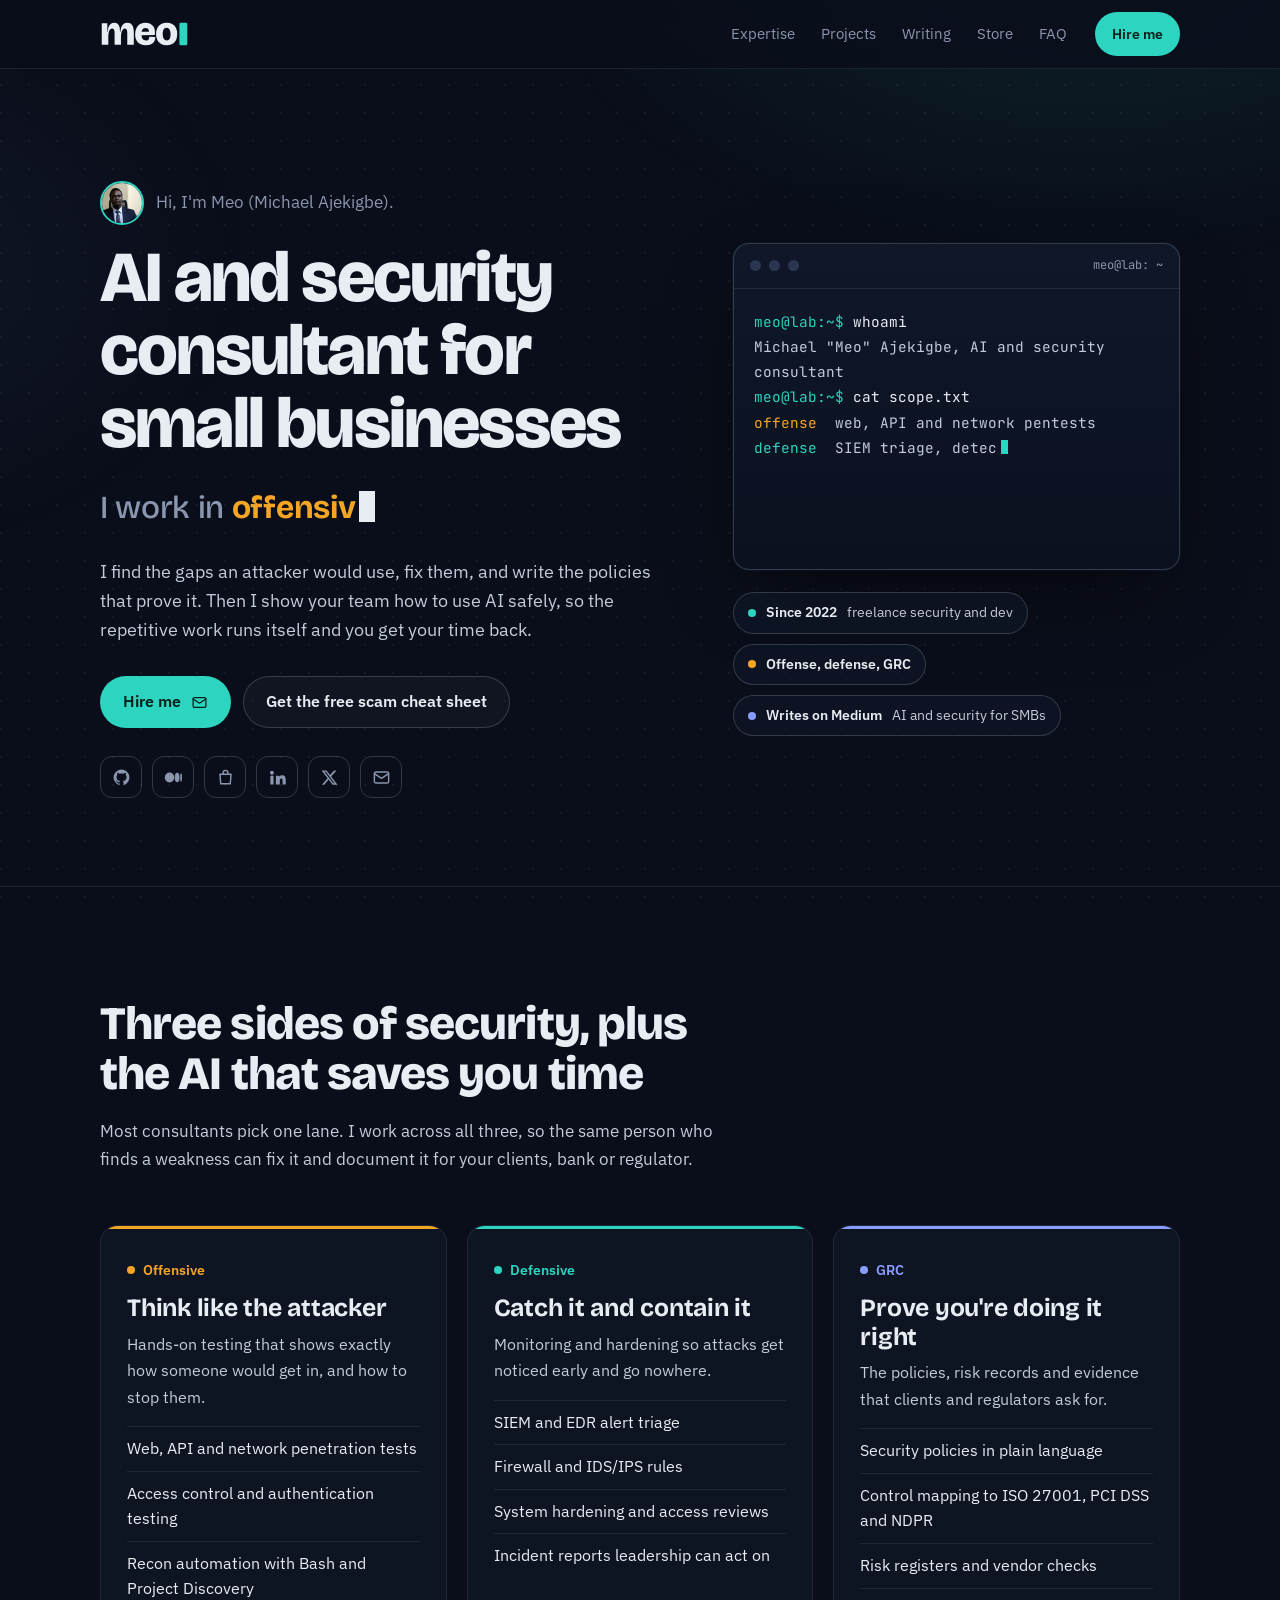
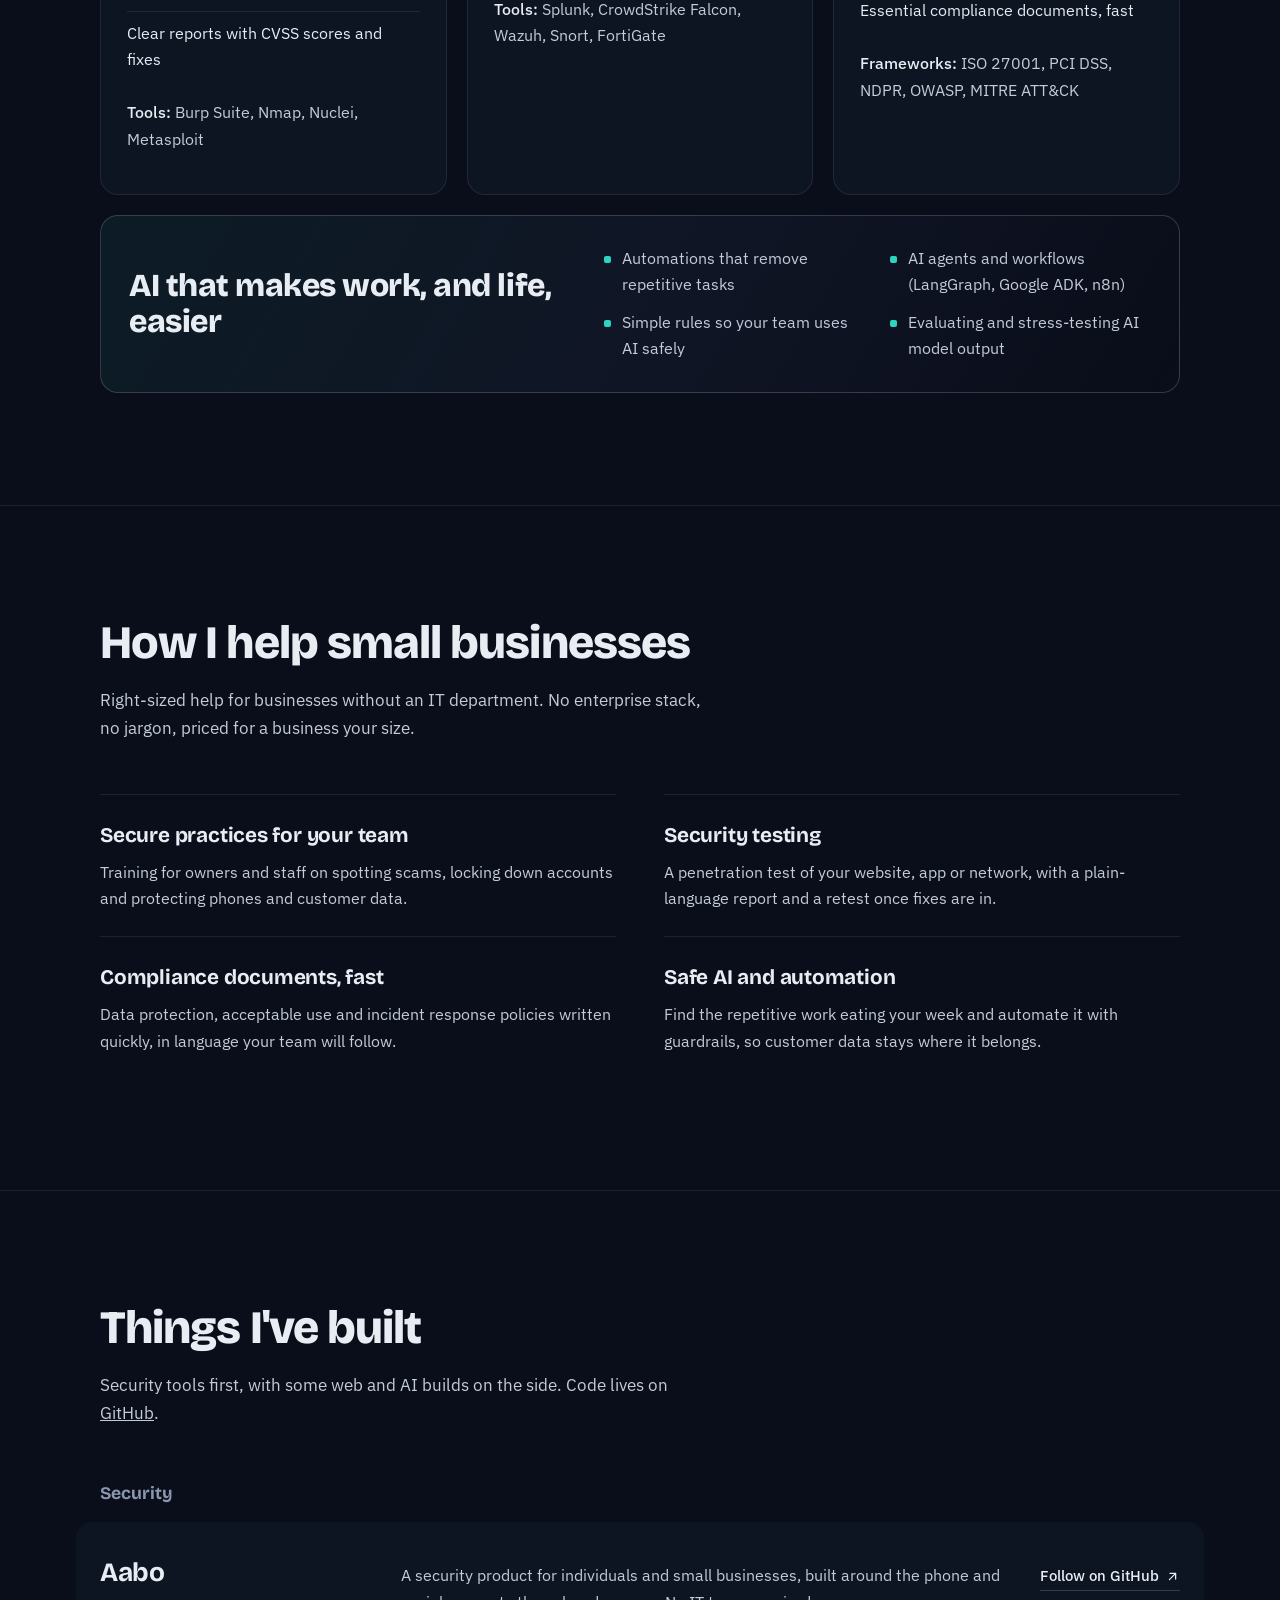
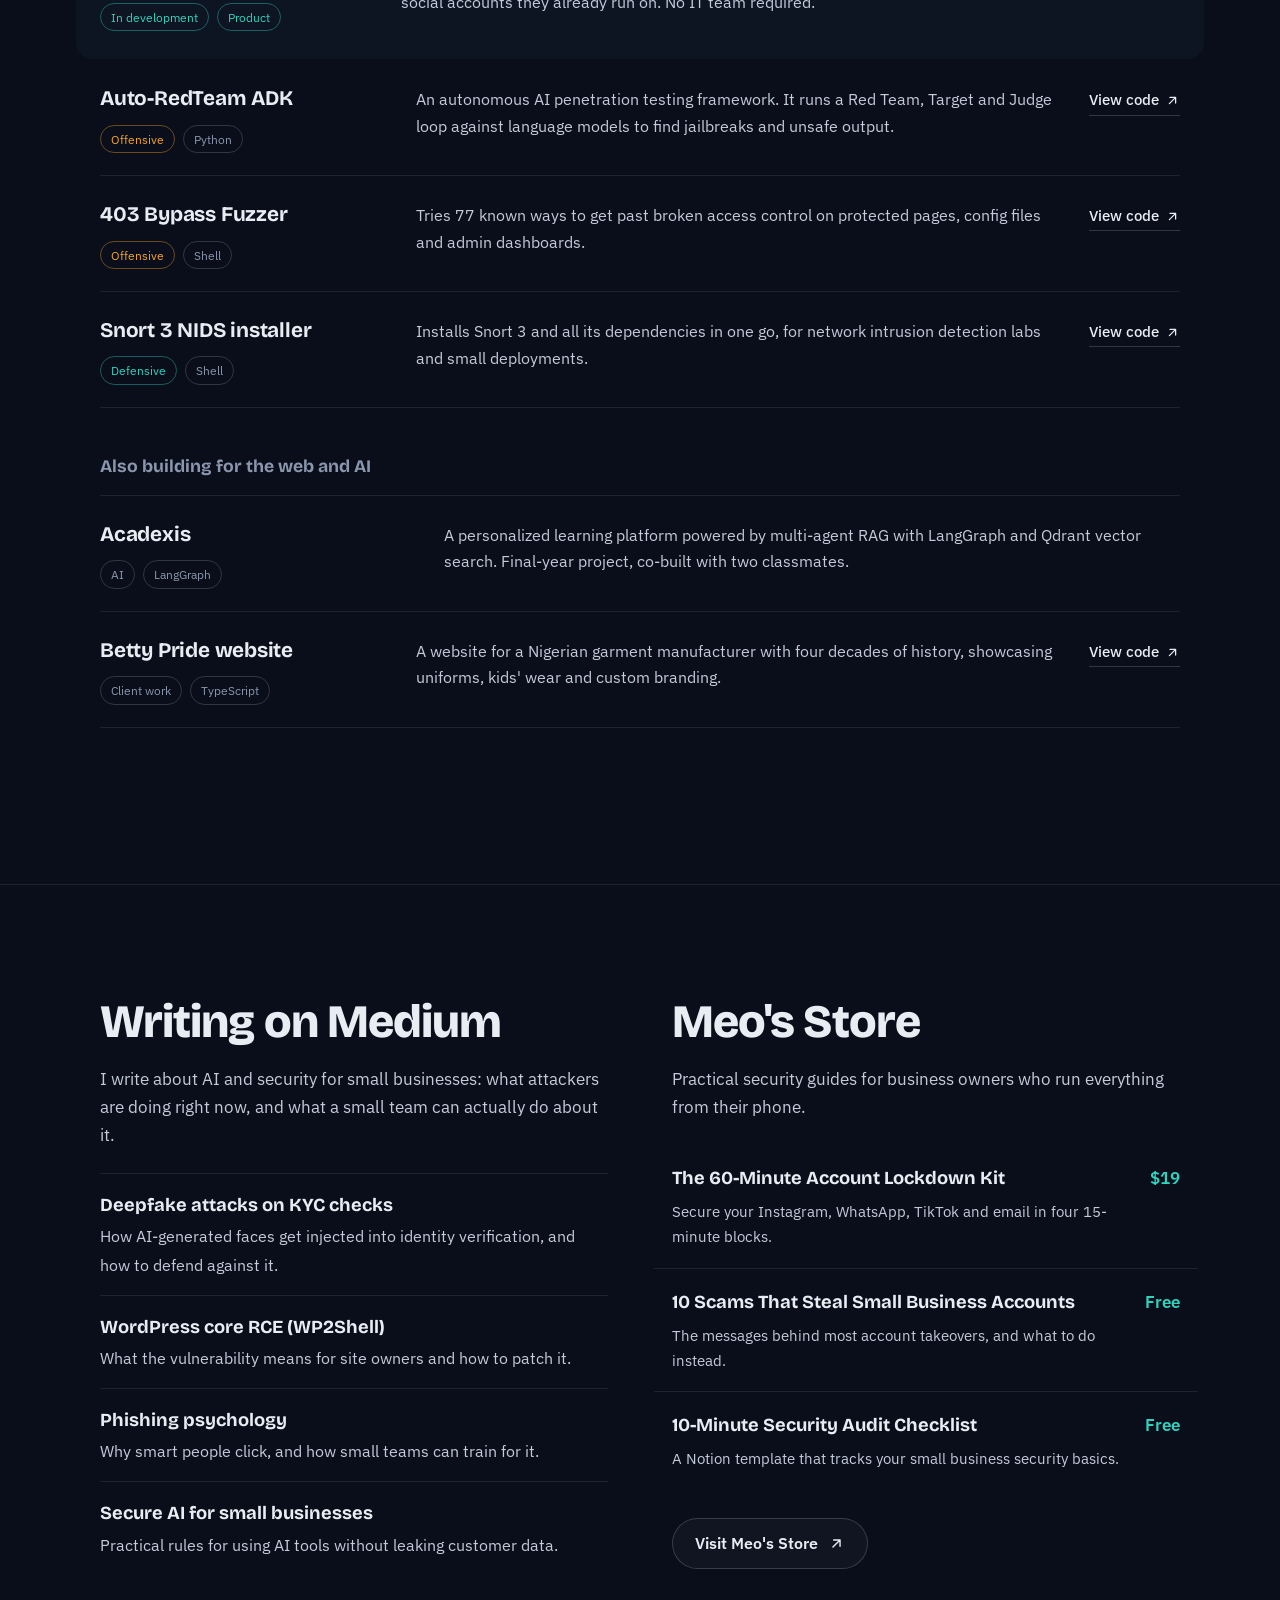
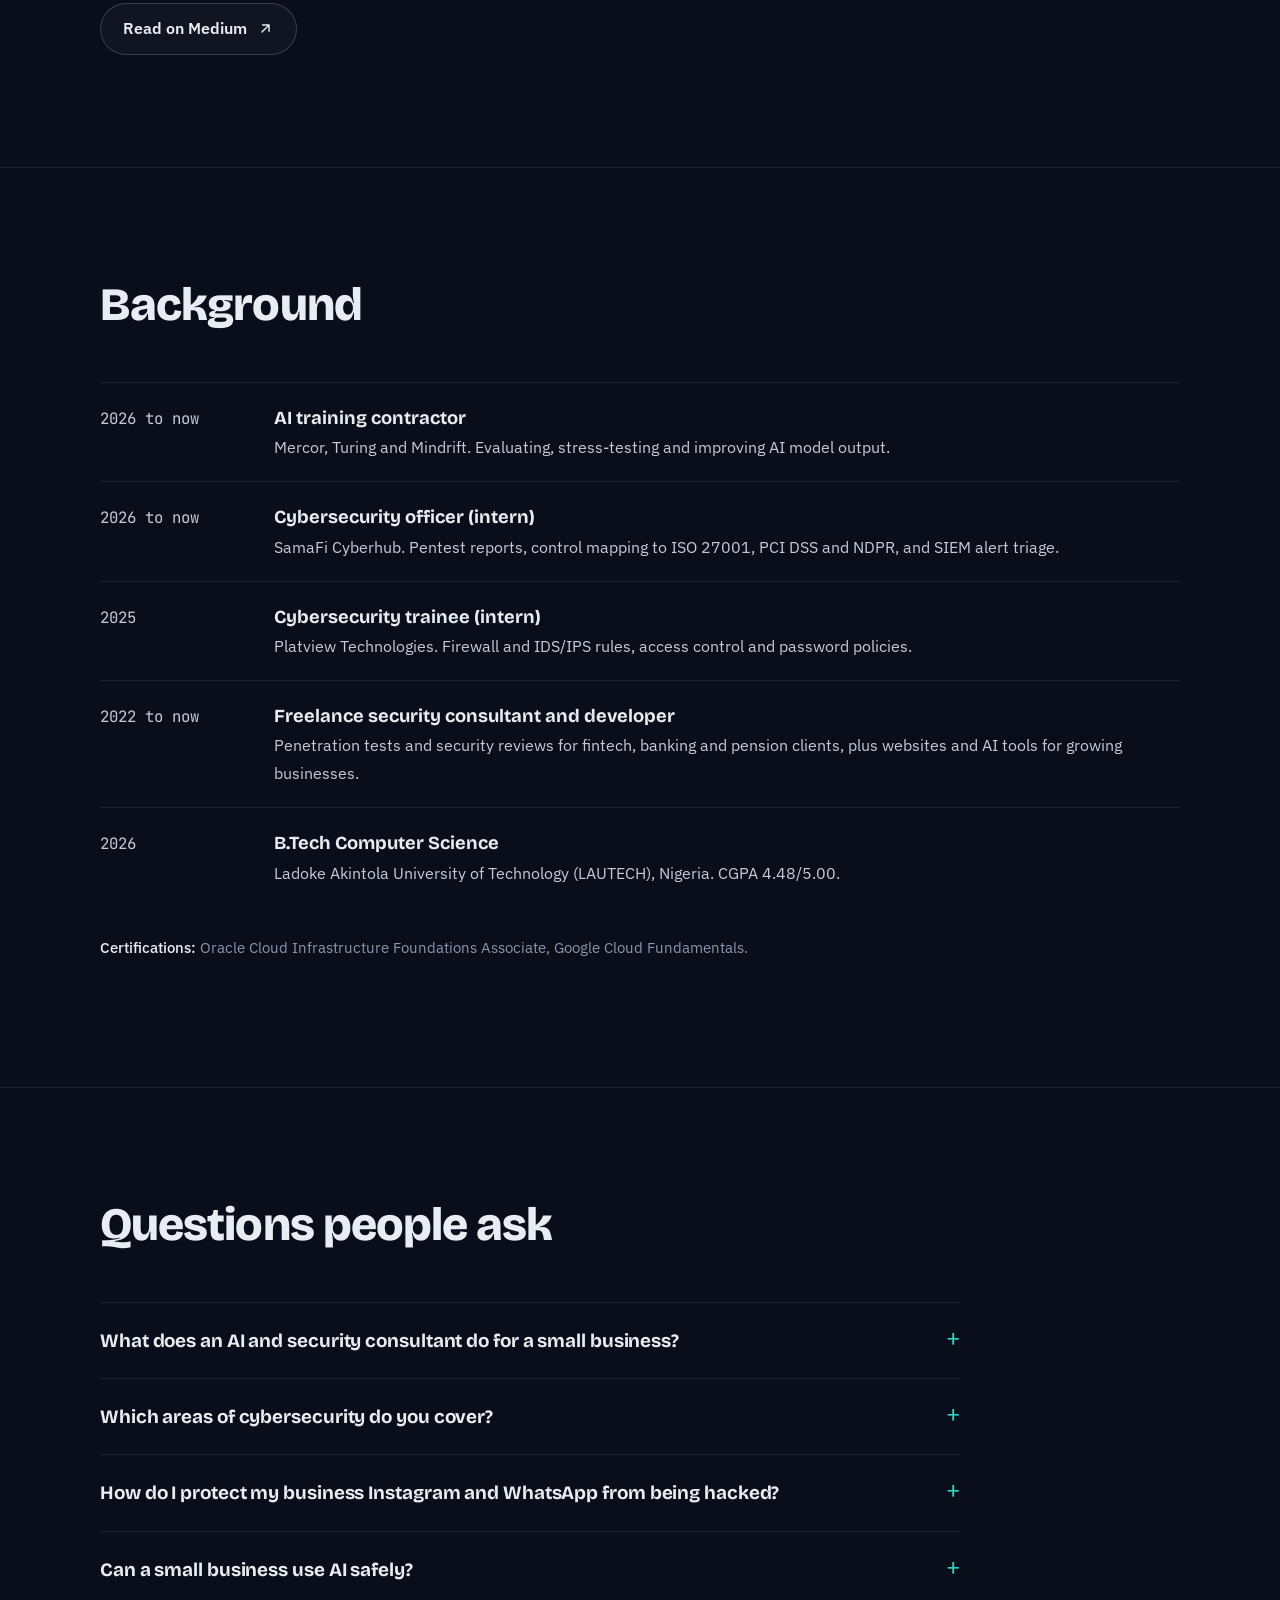
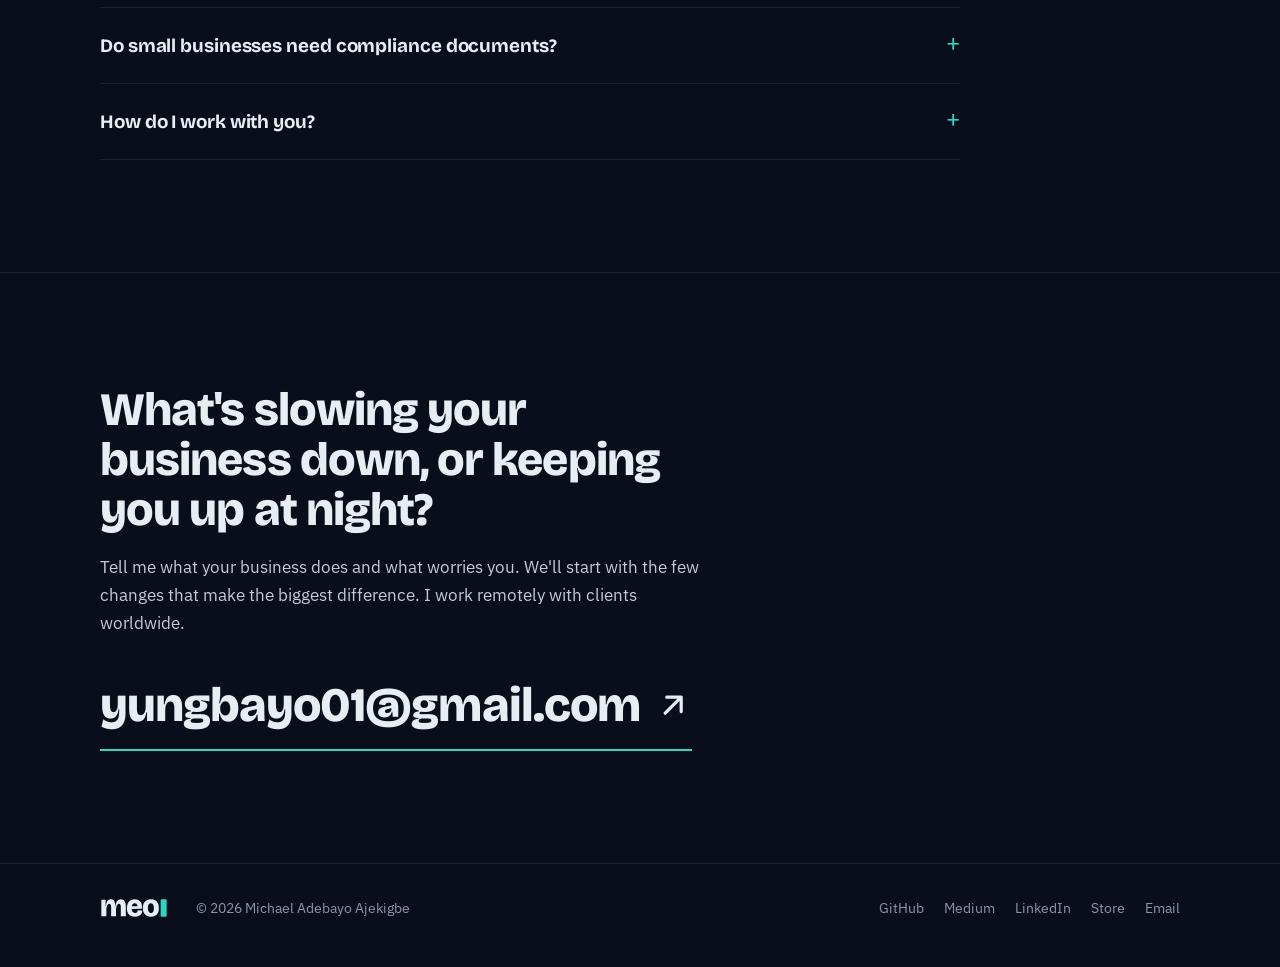
<file: index.html>
<!doctype html>
<html lang="en">
<head>
<meta charset="utf-8">
<meta name="viewport" content="width=device-width, initial-scale=1, viewport-fit=cover">
<title>Meo Ajekigbe | AI &amp; Security Consultant for Small Businesses</title>
<meta name="description" content="Meo Ajekigbe is an AI and security consultant for small businesses: penetration testing, defensive security, GRC and compliance, and safe AI automation.">
<link rel="canonical" href="https://devmeo.me/">
<meta name="robots" content="index, follow, max-image-preview:large, max-snippet:-1, max-video-preview:-1">
<meta name="author" content="Michael Adebayo Ajekigbe">
<meta name="theme-color" content="#0A0E1A">
<meta property="og:type" content="website">
<meta property="og:url" content="https://devmeo.me/">
<meta property="og:site_name" content="Meo Ajekigbe">
<meta property="og:title" content="Meo Ajekigbe | AI &amp; Security Consultant for Small Businesses">
<meta property="og:description" content="Offensive security, defensive security, GRC and safe AI, sized for small businesses.">
<meta property="og:image" content="https://devmeo.me/og-image.jpg">
<meta property="og:image:secure_url" content="https://devmeo.me/og-image.jpg">
<meta property="og:image:type" content="image/jpeg">
<meta property="og:image:width" content="1200">
<meta property="og:image:height" content="630">
<meta property="og:image:alt" content="meo: AI and security consultant for small businesses. Offensive, defensive, GRC and safe AI. devmeo.me">
<meta property="og:locale" content="en_US">
<meta name="twitter:card" content="summary_large_image">
<meta name="twitter:site" content="@AjekigbeMichael">
<meta name="twitter:creator" content="@AjekigbeMichael">
<meta name="twitter:title" content="Meo Ajekigbe | AI &amp; Security Consultant for Small Businesses">
<meta name="twitter:description" content="Offensive security, defensive security, GRC and safe AI, sized for small businesses.">
<meta name="twitter:image" content="https://devmeo.me/og-image.jpg">
<meta name="twitter:image:alt" content="meo: AI and security consultant for small businesses. Offensive, defensive, GRC and safe AI. devmeo.me">
<link rel="icon" href="/favicon.ico" sizes="48x48">
<link rel="icon" href="/favicon.svg?v=20261008" type="image/svg+xml">
<link rel="apple-touch-icon" href="/apple-touch-icon.png?v=20261008">
<link rel="manifest" href="/site.webmanifest">
<link rel="preconnect" href="https://fonts.googleapis.com">
<link rel="preconnect" href="https://fonts.gstatic.com" crossorigin>
<link href="https://fonts.googleapis.com/css2?family=Bricolage+Grotesque:opsz,wght@12..96,500;12..96,700;12..96,800&family=IBM+Plex+Sans:wght@400;500;600&family=JetBrains+Mono:wght@400;500&display=swap" rel="stylesheet">
<script type="application/ld+json">{"@context": "https://schema.org", "@graph": [{"@type": "WebSite", "@id": "https://devmeo.me/#website", "url": "https://devmeo.me/", "name": "Meo Ajekigbe", "inLanguage": "en", "publisher": {"@id": "https://devmeo.me/#person"}, "description": "AI and security consultant for small businesses: penetration testing, defensive security, GRC and compliance, and safe AI automation."}, {"@type": "ProfilePage", "@id": "https://devmeo.me/#webpage", "url": "https://devmeo.me/", "name": "Meo Ajekigbe | AI & Security Consultant for Small Businesses", "description": "Meo Ajekigbe is an AI and security consultant for small businesses: penetration testing, defensive security, GRC and compliance, and safe AI automation.", "inLanguage": "en", "isPartOf": {"@id": "https://devmeo.me/#website"}, "mainEntity": {"@id": "https://devmeo.me/#person"}, "about": {"@id": "https://devmeo.me/#person"}, "primaryImageOfPage": {"@id": "https://devmeo.me/#portrait"}, "image": "https://devmeo.me/og-image.jpg", "dateModified": "2026-10-08"}, {"@type": "Person", "@id": "https://devmeo.me/#person", "name": "Michael Adebayo Ajekigbe", "alternateName": ["Meo", "Meo Ajekigbe"], "jobTitle": "AI and Security Consultant", "url": "https://devmeo.me/", "image": {"@type": "ImageObject", "@id": "https://devmeo.me/#portrait", "url": "https://devmeo.me/portrait.jpg", "contentUrl": "https://devmeo.me/portrait.jpg", "width": 800, "height": 1000, "caption": "Michael Meo Ajekigbe"}, "email": "mailto:yungbayo01@gmail.com", "description": "AI and security consultant for small businesses, working across offensive security, defensive security and GRC, and helping teams use AI safely to automate work.", "sameAs": ["https://github.com/meosbrand", "https://medium.com/@yungbayo01", "https://www.linkedin.com/in/michael-ajekigbe", "https://x.com/AjekigbeMichael", "https://devmeo.gumroad.com"], "knowsAbout": ["Penetration testing", "Offensive security", "Defensive security", "Security monitoring", "Governance, risk and compliance", "ISO 27001", "PCI DSS", "NDPR", "AI automation", "AI safety", "Small business cybersecurity", "Social media account security"], "alumniOf": {"@type": "CollegeOrUniversity", "name": "Ladoke Akintola University of Technology"}, "hasCredential": [{"@type": "EducationalOccupationalCredential", "name": "Oracle Cloud Infrastructure Foundations Associate"}, {"@type": "EducationalOccupationalCredential", "name": "Google Cloud Fundamentals"}], "givenName": "Michael", "familyName": "Ajekigbe", "mainEntityOfPage": {"@id": "https://devmeo.me/#webpage"}}, {"@type": "ProfessionalService", "@id": "https://devmeo.me/#service", "name": "Meo Ajekigbe, AI and Security Consulting", "url": "https://devmeo.me/", "image": "https://devmeo.me/og-image.jpg", "logo": "https://devmeo.me/icon-512.png", "description": "Security testing, monitoring, compliance documents and safe AI automation for small businesses.", "founder": {"@id": "https://devmeo.me/#person"}, "areaServed": "Worldwide", "email": "yungbayo01@gmail.com", "sameAs": ["https://devmeo.gumroad.com"], "knowsAbout": ["Penetration testing", "Security awareness training", "Compliance documentation", "AI automation", "Social media account security"], "hasOfferCatalog": {"@type": "OfferCatalog", "name": "Services for small businesses", "itemListElement": [{"@type": "Offer", "itemOffered": {"@type": "Service", "name": "Secure practices training", "description": "Training for owners and staff on spotting scams, locking down accounts and protecting phones and customer data.", "provider": {"@id": "https://devmeo.me/#person"}, "areaServed": "Worldwide"}}, {"@type": "Offer", "itemOffered": {"@type": "Service", "name": "Security testing", "description": "A penetration test of your website, app or network, with a plain-language report and a retest once fixes are in.", "provider": {"@id": "https://devmeo.me/#person"}, "areaServed": "Worldwide"}}, {"@type": "Offer", "itemOffered": {"@type": "Service", "name": "Compliance documents", "description": "Data protection, acceptable use and incident response policies written quickly, in language your team will follow.", "provider": {"@id": "https://devmeo.me/#person"}, "areaServed": "Worldwide"}}, {"@type": "Offer", "itemOffered": {"@type": "Service", "name": "Safe AI and automation", "description": "Find the repetitive work eating your week and automate it with guardrails, so customer data stays where it belongs.", "provider": {"@id": "https://devmeo.me/#person"}, "areaServed": "Worldwide"}}]}}, {"@type": "FAQPage", "@id": "https://devmeo.me/#faq", "isPartOf": {"@id": "https://devmeo.me/#webpage"}, "mainEntity": [{"@type": "Question", "name": "What does an AI and security consultant do for a small business?", "acceptedAnswer": {"@type": "Answer", "text": "An AI and security consultant finds and fixes the easiest ways an attacker could get into your business, sets up simple policies and compliance documents, and shows your team how to use AI tools safely to save time. For a small business, that means the essentials that make the biggest difference, sized to your budget."}}, {"@type": "Question", "name": "Which areas of cybersecurity do you cover?", "acceptedAnswer": {"@type": "Answer", "text": "All three main areas. Offensive security (penetration testing of websites, APIs and networks), defensive security (monitoring, detection rules and hardening) and GRC (governance, risk and compliance: policies, risk registers and mapping to ISO 27001, PCI DSS and NDPR). One person can find a weakness, fix it and document it."}}, {"@type": "Question", "name": "How do I protect my business Instagram and WhatsApp from being hacked?", "acceptedAnswer": {"@type": "Answer", "text": "Secure the email and phone number behind each account first, then turn on two-factor authentication with a passkey or an authenticator app, never share a verification code with anyone, and check linked devices every month. The 60-Minute Account Lockdown Kit in Meo's Store walks through every setting step by step."}}, {"@type": "Question", "name": "Can a small business use AI safely?", "acceptedAnswer": {"@type": "Answer", "text": "Yes. Choose which AI tools your team is allowed to use, never paste customer, financial or password data into public AI tools, and have a person check anything AI writes before it reaches a customer. With those rules in place, AI can take over repetitive work like replies, reports and follow-ups."}}, {"@type": "Question", "name": "Do small businesses need compliance documents?", "acceptedAnswer": {"@type": "Answer", "text": "Most need a few: a data protection policy, acceptable use rules for staff and devices, and an incident response plan. Clients, banks and regulators increasingly ask for them, and laws like Nigeria's NDPR apply to businesses of every size. They can be written quickly and in plain language."}}, {"@type": "Question", "name": "How do I work with you?", "acceptedAnswer": {"@type": "Answer", "text": "Email yungbayo01@gmail.com with what your business does and what worries you most. We'll agree on the few changes that will make the biggest difference first. I work remotely with clients worldwide."}}]}]}</script>
<link rel="stylesheet" href="/index.css?v=20261008b">
</head>
<body>
<a class="skip" href="#main">Skip to content</a>
<header class="nav" id="nav">
<div class="wrap">
<a class="brand" href="#top" aria-label="Meo Ajekigbe, home"><svg viewBox="0 0 2202 643" xmlns="http://www.w3.org/2000/svg" role="img" aria-hidden="true"><g fill="#E8ECF3" ><path transform="translate(7.4 585.4) scale(1 -1)" d="M36 0V293V528H173V313H181Q188 397 208.5 447.0Q229 497 263.5 519.5Q298 542 346 542Q396 542 427.0 517.5Q458 493 473.0 442.5Q488 392 487 313H495Q502 396 524.0 446.0Q546 496 582.0 519.0Q618 542 667 542Q708 542 738.0 527.0Q768 512 788.5 482.0Q809 452 819.0 406.5Q829 361 829 300V0H667V286Q667 324 660.5 349.5Q654 375 641.0 387.5Q628 400 608 400Q582 400 560.0 376.5Q538 353 524.5 306.0Q511 259 511 187V0H353V290Q353 328 346.5 352.0Q340 376 326.5 388.0Q313 400 293 400Q268 400 246.5 379.5Q225 359 211.5 312.0Q198 265 198 187V0Z"/><path transform="translate(847.4 585.4) scale(1 -1)" d="M287 -14Q212 -14 161.5 7.5Q111 29 80.0 66.5Q49 104 35.5 152.0Q22 200 22 253Q22 310 36.5 362.0Q51 414 81.5 454.5Q112 495 160.5 518.5Q209 542 277 542Q345 542 393.5 518.5Q442 495 471.0 453.0Q500 411 508.5 356.0Q517 301 506 237L123 231V319L382 324L361 273Q367 319 359.5 350.5Q352 382 332.0 398.5Q312 415 277 415Q240 415 218.0 396.0Q196 377 187.0 342.5Q178 308 178 261Q178 180 205.0 143.0Q232 106 288 106Q312 106 328.0 112.0Q344 118 354.0 129.5Q364 141 368.0 157.5Q372 174 371 195L519 187Q522 154 512.5 119.0Q503 84 477.0 54.0Q451 24 404.5 5.0Q358 -14 287 -14Z"/><path transform="translate(1364.4 585.4) scale(1 -1)" d="M282 -14Q206 -14 147.0 16.5Q88 47 55.0 108.5Q22 170 22 263Q22 360 56.5 421.5Q91 483 150.5 512.5Q210 542 285 542Q363 542 421.5 511.5Q480 481 512.5 419.5Q545 358 545 264Q545 167 510.5 105.5Q476 44 416.5 15.0Q357 -14 282 -14ZM286 105Q317 105 338.0 122.5Q359 140 370.0 174.0Q381 208 381 255Q381 307 369.0 342.5Q357 378 334.5 397.0Q312 416 280 416Q250 416 229.0 398.5Q208 381 197.0 347.0Q186 313 186 265Q186 189 212.5 147.0Q239 105 286 105Z"/></g><rect class="cursor"  x="1963.6" y="43.4" width="195.1" height="556.0" rx="32.5" fill="#2DD4BF"/></svg></a>
<nav class="links" aria-label="Main">
<a href="#expertise">Expertise</a>
<a href="#projects">Projects</a>
<a href="#writing">Writing</a>
<a href="#writing-store">Store</a>
<a href="#faq">FAQ</a>
</nav>
<a class="btn btn-primary btn-sm" href="mailto:yungbayo01@gmail.com?subject=Working%20together">Hire me</a>
<button class="menu" id="menu" aria-label="Open menu" aria-expanded="false" aria-controls="nav">
<svg viewBox="0 0 24 24" fill="none" stroke="currentColor" stroke-width="2" stroke-linecap="round"><path d="M4 7h16M4 12h16M4 17h16"/></svg>
</button>
</div>
</header>
<main id="main">
<section class="hero" id="top">
<div class="wrap">
<div>
<p class="hello rise d1"><img class="me" src="/portrait-sm.jpg" alt="Portrait of Michael Meo Ajekigbe" width="44" height="44" fetchpriority="high">Hi, I'm Meo (Michael Ajekigbe).</p>
<h1 class="rise d2">AI and security consultant for small businesses</h1>
<p class="typeline rise d3" aria-label="I work across offensive security, defensive security, GRC and compliance, and AI automation">
<span class="lead" aria-hidden="true">I work in </span><span class="typed" id="typed" aria-hidden="true">offensive security</span><span class="caret" aria-hidden="true"></span>
</p>
<p class="lede rise d4">I find the gaps an attacker would use, fix them, and write the policies that prove it. Then I show your team how to use AI safely, so the repetitive work runs itself and you get your time back.</p>
<div class="cta rise d5">
<a class="btn btn-primary" href="mailto:yungbayo01@gmail.com?subject=Working%20together">Hire me <svg viewBox="0 0 24 24" fill="none" stroke="currentColor" stroke-width="1.8" stroke-linecap="round" stroke-linejoin="round" aria-hidden="true"><rect x="3" y="5" width="18" height="14" rx="2"/><path d="m3 7 9 6 9-6"/></svg></a>
<a class="btn btn-ghost" href="https://devmeo.gumroad.com/l/10-scams-cheat-sheet" target="_blank" rel="noopener">Get the free scam cheat sheet</a>
</div>
<div class="social rise d6">
<a href="https://github.com/meosbrand" target="_blank" rel="noopener me" aria-label="GitHub"><svg viewBox="0 0 24 24" fill="currentColor" aria-hidden="true"><path d="M12 2a10 10 0 0 0-3.16 19.49c.5.09.68-.22.68-.48v-1.7c-2.78.6-3.37-1.34-3.37-1.34-.45-1.16-1.11-1.47-1.11-1.47-.91-.62.07-.6.07-.6 1 .07 1.53 1.03 1.53 1.03.9 1.52 2.34 1.08 2.91.83.09-.65.35-1.09.63-1.34-2.22-.25-4.55-1.11-4.55-4.94 0-1.09.39-1.98 1.03-2.68-.1-.25-.45-1.27.1-2.64 0 0 .84-.27 2.75 1.02a9.5 9.5 0 0 1 5 0c1.91-1.29 2.75-1.02 2.75-1.02.55 1.37.2 2.39.1 2.64.64.7 1.03 1.59 1.03 2.68 0 3.84-2.34 4.68-4.57 4.93.36.31.68.92.68 1.85v2.74c0 .27.18.58.69.48A10 10 0 0 0 12 2Z"/></svg></a>
<a href="https://medium.com/@yungbayo01" target="_blank" rel="noopener me" aria-label="Medium"><svg viewBox="0 0 24 24" fill="currentColor" aria-hidden="true"><ellipse cx="7" cy="12" rx="6" ry="6.3"/><ellipse cx="16.6" cy="12" rx="3" ry="5.9"/><ellipse cx="21.6" cy="12" rx="1.1" ry="5.3"/></svg></a>
<a href="https://devmeo.gumroad.com" target="_blank" rel="noopener me" aria-label="Meo's Store on Gumroad"><svg viewBox="0 0 24 24" fill="none" stroke="currentColor" stroke-width="1.8" stroke-linecap="round" stroke-linejoin="round" aria-hidden="true"><path d="M5 8h14l-1 12H6L5 8Z"/><path d="M9 8V6a3 3 0 0 1 6 0v2"/></svg></a>
<a href="https://www.linkedin.com/in/michael-ajekigbe" target="_blank" rel="noopener me" aria-label="LinkedIn"><svg viewBox="0 0 24 24" fill="currentColor" aria-hidden="true"><path d="M4.98 3.5a2.5 2.5 0 1 1 0 5 2.5 2.5 0 0 1 0-5ZM3 9.75h4v11H3v-11Zm7 0h3.8v1.5h.06c.53-1 1.83-2.06 3.77-2.06 4.03 0 4.77 2.65 4.77 6.1v5.46h-4v-4.84c0-1.16-.02-2.64-1.61-2.64-1.61 0-1.86 1.26-1.86 2.56v4.92H10v-11Z"/></svg></a>
<a href="https://x.com/AjekigbeMichael" target="_blank" rel="noopener me" aria-label="X"><svg viewBox="0 0 24 24" fill="currentColor" aria-hidden="true"><path d="M17.75 3h3.07l-6.7 7.66L22 21h-6.17l-4.83-6.32L5.47 21H2.4l7.17-8.2L2 3h6.33l4.37 5.78L17.75 3Zm-1.08 16.2h1.7L7.4 4.73H5.58L16.67 19.2Z"/></svg></a>
<a href="mailto:yungbayo01@gmail.com" aria-label="Email"><svg viewBox="0 0 24 24" fill="none" stroke="currentColor" stroke-width="1.8" stroke-linecap="round" stroke-linejoin="round" aria-hidden="true"><rect x="3" y="5" width="18" height="14" rx="2"/><path d="m3 7 9 6 9-6"/></svg></a>
</div>
</div>
<div class="rise d4">
<div class="term" role="img" aria-label="Terminal summary: Meo covers offensive security, defensive security, GRC and AI for small businesses.">
<div class="term-bar"><i></i><i></i><i></i><span>meo@lab: ~</span></div>
<pre id="term" aria-hidden="true"></pre>
</div>
<div class="facts">
<span class="fact"><i style="background:var(--teal)"></i><b>Since 2022</b> freelance security and dev</span>
<span class="fact"><i style="background:var(--ember)"></i><b>Offense, defense, GRC</b></span>
<span class="fact"><i style="background:var(--peri)"></i><b>Writes on Medium</b> AI and security for SMBs</span>
</div>
</div>
</div>
</section>
<section class="block" id="expertise">
<div class="wrap">
<div class="head">
<h2>Three sides of security, plus the AI that saves you time</h2>
<p class="intro">Most consultants pick one lane. I work across all three, so the same person who finds a weakness can fix it and document it for your clients, bank or regulator.</p>
</div>
<div class="domains">
<article class="domain off">
<span class="tag"><i></i>Offensive</span>
<h3>Think like the attacker</h3>
<p>Hands-on testing that shows exactly how someone would get in, and how to stop them.</p>
<ul>
<li>Web, API and network penetration tests</li>
<li>Access control and authentication testing</li>
<li>Recon automation with Bash and Project Discovery</li>
<li>Clear reports with CVSS scores and fixes</li>
</ul>
<p class="tools"><b>Tools:</b> Burp Suite, Nmap, Nuclei, Metasploit</p>
</article>
<article class="domain def">
<span class="tag"><i></i>Defensive</span>
<h3>Catch it and contain it</h3>
<p>Monitoring and hardening so attacks get noticed early and go nowhere.</p>
<ul>
<li>SIEM and EDR alert triage</li>
<li>Firewall and IDS/IPS rules</li>
<li>System hardening and access reviews</li>
<li>Incident reports leadership can act on</li>
</ul>
<p class="tools"><b>Tools:</b> Splunk, CrowdStrike Falcon, Wazuh, Snort, FortiGate</p>
</article>
<article class="domain grc">
<span class="tag"><i></i>GRC</span>
<h3>Prove you're doing it right</h3>
<p>The policies, risk records and evidence that clients and regulators ask for.</p>
<ul>
<li>Security policies in plain language</li>
<li>Control mapping to ISO 27001, PCI DSS and NDPR</li>
<li>Risk registers and vendor checks</li>
<li>Essential compliance documents, fast</li>
</ul>
<p class="tools"><b>Frameworks:</b> ISO 27001, PCI DSS, NDPR, OWASP, MITRE ATT&amp;CK</p>
</article>
</div>
<div class="ai">
<h3>AI that makes work, and life, easier</h3>
<ul>
<li>Automations that remove repetitive tasks</li>
<li>AI agents and workflows (LangGraph, Google ADK, n8n)</li>
<li>Simple rules so your team uses AI safely</li>
<li>Evaluating and stress-testing AI model output</li>
</ul>
</div>
</div>
</section>
<section class="block" id="services">
<div class="wrap">
<div class="head">
<h2>How I help small businesses</h2>
<p class="intro">Right-sized help for businesses without an IT department. No enterprise stack, no jargon, priced for a business your size.</p>
</div>
<div class="services">
<div class="svc"><h3>Secure practices for your team</h3><p>Training for owners and staff on spotting scams, locking down accounts and protecting phones and customer data.</p></div>
<div class="svc"><h3>Security testing</h3><p>A penetration test of your website, app or network, with a plain-language report and a retest once fixes are in.</p></div>
<div class="svc"><h3>Compliance documents, fast</h3><p>Data protection, acceptable use and incident response policies written quickly, in language your team will follow.</p></div>
<div class="svc"><h3>Safe AI and automation</h3><p>Find the repetitive work eating your week and automate it with guardrails, so customer data stays where it belongs.</p></div>
</div>
</div>
</section>
<section class="block" id="projects">
<div class="wrap">
<div class="head">
<h2>Things I've built</h2>
<p class="intro">Security tools first, with some web and AI builds on the side. Code lives on <a href="https://github.com/meosbrand" target="_blank" rel="noopener">GitHub</a>.</p>
</div>
<h3 class="sub">Security</h3>
<ul class="projects">
<li class="proj featured">
<div><h4>Aabo</h4><div class="meta"><span class="pill live">In development</span><span class="pill def">Product</span></div></div>
<p>A security product for individuals and small businesses, built around the phone and social accounts they already run on. No IT team required.</p>
<a class="more" href="https://github.com/meosbrand/Aabo" target="_blank" rel="noopener">Follow on GitHub <svg viewBox="0 0 24 24" fill="none" stroke="currentColor" stroke-width="2" stroke-linecap="round" stroke-linejoin="round" aria-hidden="true"><path d="M7 17 17 7M8 7h9v9"/></svg></a>
</li>
<li class="proj">
<div><h4>Auto-RedTeam ADK</h4><div class="meta"><span class="pill off">Offensive</span><span class="pill">Python</span></div></div>
<p>An autonomous AI penetration testing framework. It runs a Red Team, Target and Judge loop against language models to find jailbreaks and unsafe output.</p>
<a class="more" href="https://github.com/meosbrand/autonomous-ai-pentesting-tool" target="_blank" rel="noopener">View code <svg viewBox="0 0 24 24" fill="none" stroke="currentColor" stroke-width="2" stroke-linecap="round" stroke-linejoin="round" aria-hidden="true"><path d="M7 17 17 7M8 7h9v9"/></svg></a>
</li>
<li class="proj">
<div><h4>403 Bypass Fuzzer</h4><div class="meta"><span class="pill off">Offensive</span><span class="pill">Shell</span></div></div>
<p>Tries 77 known ways to get past broken access control on protected pages, config files and admin dashboards.</p>
<a class="more" href="https://github.com/meosbrand/403_bypass_fuzzer" target="_blank" rel="noopener">View code <svg viewBox="0 0 24 24" fill="none" stroke="currentColor" stroke-width="2" stroke-linecap="round" stroke-linejoin="round" aria-hidden="true"><path d="M7 17 17 7M8 7h9v9"/></svg></a>
</li>
<li class="proj">
<div><h4>Snort 3 NIDS installer</h4><div class="meta"><span class="pill def">Defensive</span><span class="pill">Shell</span></div></div>
<p>Installs Snort 3 and all its dependencies in one go, for network intrusion detection labs and small deployments.</p>
<a class="more" href="https://github.com/meosbrand/Snort3-installer-NIDS-" target="_blank" rel="noopener">View code <svg viewBox="0 0 24 24" fill="none" stroke="currentColor" stroke-width="2" stroke-linecap="round" stroke-linejoin="round" aria-hidden="true"><path d="M7 17 17 7M8 7h9v9"/></svg></a>
</li>
</ul>
<h3 class="sub">Also building for the web and AI</h3>
<ul class="projects">
<li class="proj">
<div><h4>Acadexis</h4><div class="meta"><span class="pill">AI</span><span class="pill">LangGraph</span></div></div>
<p>A personalized learning platform powered by multi-agent RAG with LangGraph and Qdrant vector search. Final-year project, co-built with two classmates.</p>
<span></span>
</li>
<li class="proj">
<div><h4>Betty Pride website</h4><div class="meta"><span class="pill">Client work</span><span class="pill">TypeScript</span></div></div>
<p>A website for a Nigerian garment manufacturer with four decades of history, showcasing uniforms, kids' wear and custom branding.</p>
<a class="more" href="https://github.com/meosbrand/Betty-Pride-site" target="_blank" rel="noopener">View code <svg viewBox="0 0 24 24" fill="none" stroke="currentColor" stroke-width="2" stroke-linecap="round" stroke-linejoin="round" aria-hidden="true"><path d="M7 17 17 7M8 7h9v9"/></svg></a>
</li>
</ul>
</div>
</section>
<section class="block" id="writing">
<div class="wrap two">
<div>
<h2>Writing on Medium</h2>
<p class="intro">I write about AI and security for small businesses: what attackers are doing right now, and what a small team can actually do about it.</p>
<ul class="topics">
<li><b>Deepfake attacks on KYC checks</b><span>How AI-generated faces get injected into identity verification, and how to defend against it.</span></li>
<li><b>WordPress core RCE (WP2Shell)</b><span>What the vulnerability means for site owners and how to patch it.</span></li>
<li><b>Phishing psychology</b><span>Why smart people click, and how small teams can train for it.</span></li>
<li><b>Secure AI for small businesses</b><span>Practical rules for using AI tools without leaking customer data.</span></li>
</ul>
<a class="btn btn-ghost" href="https://medium.com/@yungbayo01" target="_blank" rel="noopener">Read on Medium <svg viewBox="0 0 24 24" fill="none" stroke="currentColor" stroke-width="2" stroke-linecap="round" stroke-linejoin="round" aria-hidden="true"><path d="M7 17 17 7M8 7h9v9"/></svg></a>
</div>
<div id="writing-store">
<h2>Meo's Store</h2>
<p class="intro">Practical security guides for business owners who run everything from their phone.</p>
<ul class="products">
<li><a href="https://devmeo.gumroad.com/l/account-lockdown-kit" target="_blank" rel="noopener"><b>The 60-Minute Account Lockdown Kit</b><em>$19</em><span>Secure your Instagram, WhatsApp, TikTok and email in four 15-minute blocks.</span></a></li>
<li><a href="https://devmeo.gumroad.com/l/10-scams-cheat-sheet" target="_blank" rel="noopener"><b>10 Scams That Steal Small Business Accounts</b><em>Free</em><span>The messages behind most account takeovers, and what to do instead.</span></a></li>
<li><a href="https://devmeo.gumroad.com" target="_blank" rel="noopener"><b>10-Minute Security Audit Checklist</b><em>Free</em><span>A Notion template that tracks your small business security basics.</span></a></li>
</ul>
<a class="btn btn-ghost" href="https://devmeo.gumroad.com" target="_blank" rel="noopener">Visit Meo's Store <svg viewBox="0 0 24 24" fill="none" stroke="currentColor" stroke-width="2" stroke-linecap="round" stroke-linejoin="round" aria-hidden="true"><path d="M7 17 17 7M8 7h9v9"/></svg></a>
</div>
</div>
</section>
<section class="block" id="background">
<div class="wrap">
<div class="head"><h2>Background</h2></div>
<ol class="timeline" reversed>
<li><span class="when">2026 to now</span><div><b>AI training contractor</b><span>Mercor, Turing and Mindrift. Evaluating, stress-testing and improving AI model output.</span></div></li>
<li><span class="when">2026 to now</span><div><b>Cybersecurity officer (intern)</b><span>SamaFi Cyberhub. Pentest reports, control mapping to ISO 27001, PCI DSS and NDPR, and SIEM alert triage.</span></div></li>
<li><span class="when">2025</span><div><b>Cybersecurity trainee (intern)</b><span>Platview Technologies. Firewall and IDS/IPS rules, access control and password policies.</span></div></li>
<li><span class="when">2022 to now</span><div><b>Freelance security consultant and developer</b><span>Penetration tests and security reviews for fintech, banking and pension clients, plus websites and AI tools for growing businesses.</span></div></li>
<li><span class="when">2026</span><div><b>B.Tech Computer Science</b><span>Ladoke Akintola University of Technology (LAUTECH), Nigeria. CGPA 4.48/5.00.</span></div></li>
</ol>
<p class="certs"><b>Certifications:</b> Oracle Cloud Infrastructure Foundations Associate, Google Cloud Fundamentals.</p>
</div>
</section>
<section class="block" id="faq">
<div class="wrap">
<div class="head"><h2>Questions people ask</h2></div>
<div class="faq"><details><summary>What does an AI and security consultant do for a small business?</summary><p>An AI and security consultant finds and fixes the easiest ways an attacker could get into your business, sets up simple policies and compliance documents, and shows your team how to use AI tools safely to save time. For a small business, that means the essentials that make the biggest difference, sized to your budget.</p></details><details><summary>Which areas of cybersecurity do you cover?</summary><p>All three main areas. Offensive security (penetration testing of websites, APIs and networks), defensive security (monitoring, detection rules and hardening) and GRC (governance, risk and compliance: policies, risk registers and mapping to ISO 27001, PCI DSS and NDPR). One person can find a weakness, fix it and document it.</p></details><details><summary>How do I protect my business Instagram and WhatsApp from being hacked?</summary><p>Secure the email and phone number behind each account first, then turn on two-factor authentication with a passkey or an authenticator app, never share a verification code with anyone, and check linked devices every month. The 60-Minute Account Lockdown Kit in Meo&#x27;s Store walks through every setting step by step.</p></details><details><summary>Can a small business use AI safely?</summary><p>Yes. Choose which AI tools your team is allowed to use, never paste customer, financial or password data into public AI tools, and have a person check anything AI writes before it reaches a customer. With those rules in place, AI can take over repetitive work like replies, reports and follow-ups.</p></details><details><summary>Do small businesses need compliance documents?</summary><p>Most need a few: a data protection policy, acceptable use rules for staff and devices, and an incident response plan. Clients, banks and regulators increasingly ask for them, and laws like Nigeria&#x27;s NDPR apply to businesses of every size. They can be written quickly and in plain language.</p></details><details><summary>How do I work with you?</summary><p>Email yungbayo01@gmail.com with what your business does and what worries you most. We&#x27;ll agree on the few changes that will make the biggest difference first. I work remotely with clients worldwide.</p></details></div>
</div>
</section>
<section class="block contact" id="contact">
<div class="wrap">
<h2>What's slowing your business down, or keeping you up at night?</h2>
<p class="intro">Tell me what your business does and what worries you. We'll start with the few changes that make the biggest difference. I work remotely with clients worldwide.</p>
<a class="mail" href="mailto:yungbayo01@gmail.com?subject=Working%20together">yungbayo01@gmail.com <svg viewBox="0 0 24 24" fill="none" stroke="currentColor" stroke-width="2" stroke-linecap="round" stroke-linejoin="round" aria-hidden="true"><path d="M7 17 17 7M8 7h9v9"/></svg></a>
</div>
</section>
</main>
<footer>
<div class="wrap">
<a href="#top" aria-label="Back to top"><img src="/logo.svg" alt="meo" width="69" height="20"></a>
<span>&copy; <span id="year">2026</span> Michael Adebayo Ajekigbe</span>
<nav aria-label="Footer">
<a href="https://github.com/meosbrand" target="_blank" rel="noopener">GitHub</a>
<a href="https://medium.com/@yungbayo01" target="_blank" rel="noopener">Medium</a>
<a href="https://www.linkedin.com/in/michael-ajekigbe" target="_blank" rel="noopener">LinkedIn</a>
<a href="https://devmeo.gumroad.com" target="_blank" rel="noopener">Store</a>
<a href="mailto:yungbayo01@gmail.com">Email</a>
</nav>
</div>
</footer>
<script src="/script.js?v=20261008" defer></script>
</body>
</html>
</file>
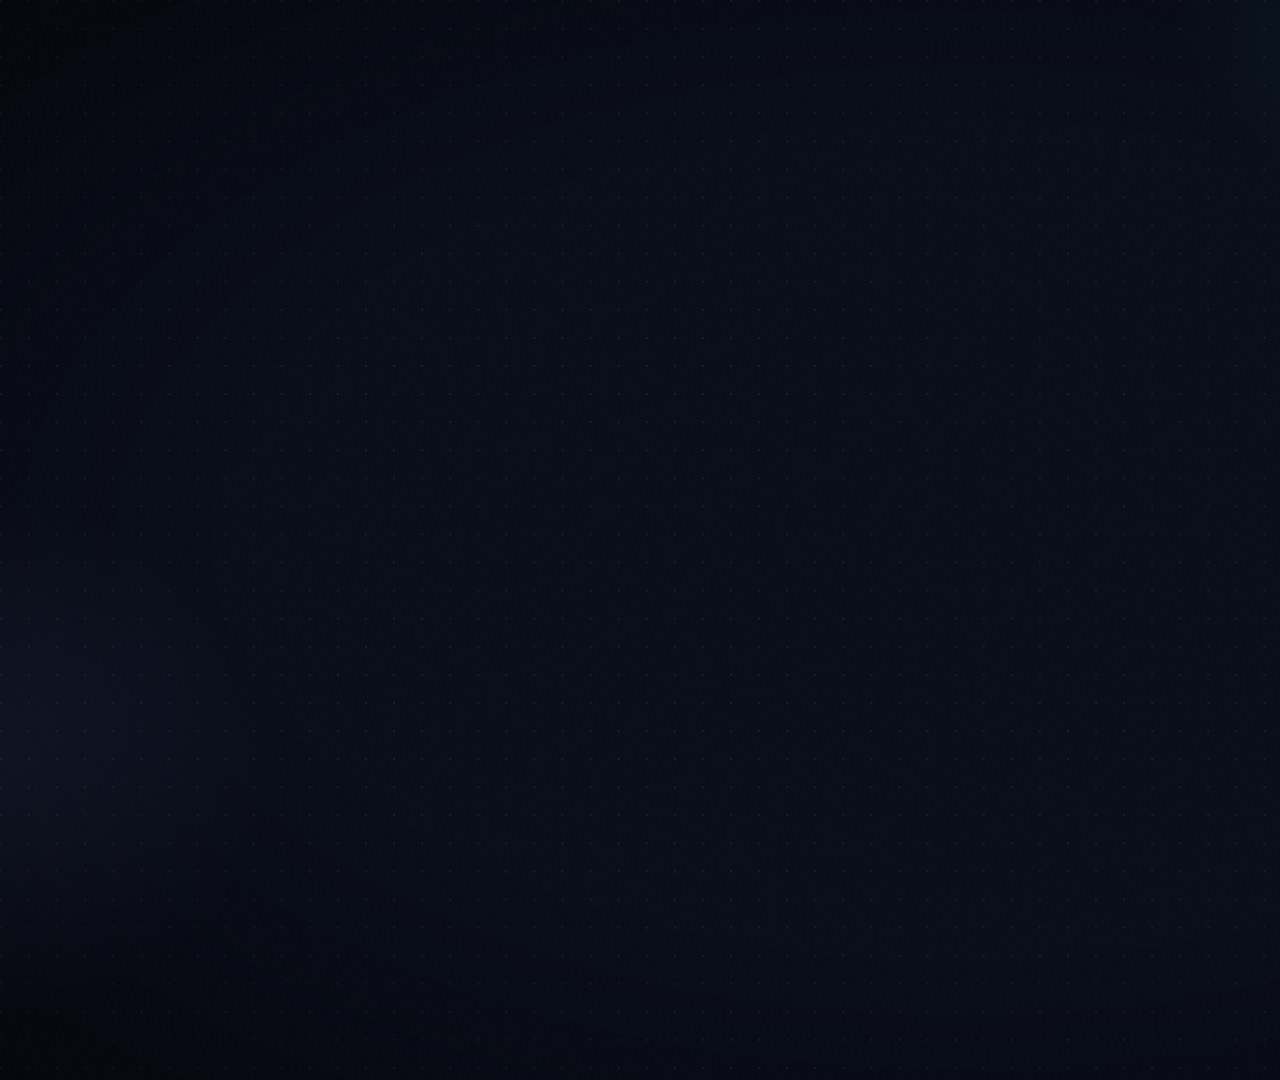
<file: promo/video/index.html>
<!doctype html>
<html lang="en">
<head>
<meta charset="utf-8">
<title>Meo promo video</title>
<!--
  Frame-accurate motion source for the promo videos.
  Every frame is drawn by render(t), so render.js can step through time and
  screenshot each frame. Open in a browser with ?play to preview in real time.

  Query params:
    format  16x9 | 9x16 | 4x5          (default 16x9)
    cut     upwork | ad                (default: upwork for 16x9, ad otherwise)
    hook    a | b                      (ad cut only, default a)
    play    preview in real time
    t       freeze at a time in seconds, for checking a single frame
    grain   0 turns off the in-page grain (render.js adds it in ffmpeg instead)
-->
<style>
@font-face{font-family:"Bricolage Grotesque"; src:url(fonts/bricolage-grotesque.woff2) format("woff2"); font-weight:200 800}
@font-face{font-family:"IBM Plex Sans"; src:url(fonts/ibm-plex-sans.woff2) format("woff2"); font-weight:100 700}
@font-face{font-family:"JetBrains Mono"; src:url(fonts/jetbrains-mono.woff2) format("woff2"); font-weight:100 800}
:root{
--ink:#0A0E1A; --panel:#101828; --panel-2:#0D1422; --line:rgba(232,236,243,.09); --line-2:rgba(232,236,243,.18);
--bone:#E8ECF3; --fog:#8A96AD; --soft:#C3CBDA; --teal:#2DD4BF; --ember:#F5A524; --peri:#8B9CFF; --red:#F0566A;
--display:"Bricolage Grotesque", system-ui, sans-serif;
--body:"IBM Plex Sans", system-ui, sans-serif;
--mono:"JetBrains Mono", ui-monospace, monospace;
}
*{box-sizing:border-box; margin:0; padding:0}
html,body{background:#000; overflow:hidden}
#stage{position:relative; overflow:hidden; background:var(--ink); color:var(--bone); font-family:var(--body); -webkit-font-smoothing:antialiased; text-rendering:geometricPrecision}

/* Background layers */
#glow{position:absolute; inset:0}
.dots{position:absolute; inset:0; background:radial-gradient(circle at 1px 1px, rgba(232,236,243,.075) 1.3px, transparent 0) 0 0/calc(var(--u)*2.6) calc(var(--u)*2.6)}
#grain{position:absolute; inset:0; opacity:.06; mix-blend-mode:overlay}
.vignette{position:absolute; inset:0; background:radial-gradient(ellipse at 50% 50%, transparent 55%, rgba(0,0,0,.45))}

/* Scenes */
.scene{position:absolute; inset:0; display:flex; flex-direction:column; justify-content:center; transform-origin:50% 50%; will-change:transform, opacity}
.f16 .scene{padding:calc(var(--v)*10) calc(var(--u)*11)}
.f916 .scene{padding:calc(var(--v)*12) calc(var(--u)*8) calc(var(--v)*22)}
.f45 .scene{padding:calc(var(--v)*8) calc(var(--u)*8)}
.center{align-items:center; text-align:center}

/* Type scale: --u is 1% of the short side, so 1080p formats share sizes */
.xl{font-family:var(--display); font-weight:800; font-size:calc(var(--u)*10.4); line-height:1.0; letter-spacing:-.018em}
.l{font-family:var(--display); font-weight:800; font-size:calc(var(--u)*7.6); line-height:1.04; letter-spacing:-.014em}
.m{font-family:var(--display); font-weight:700; font-size:calc(var(--u)*5); line-height:1.1; letter-spacing:-.015em}
.s{font-size:calc(var(--u)*3.3); line-height:1.4; color:var(--soft)}
.xs{font-size:calc(var(--u)*2.6); line-height:1.4; color:var(--fog)}
.ember{color:var(--ember)} .teal{color:var(--teal)} .peri{color:var(--peri)} .fog{color:var(--fog)} .bone{color:var(--bone)} .red{color:var(--red)}
.ln{display:block; overflow:hidden; padding-bottom:.08em; margin-bottom:-.08em}
.ln > span{display:inline-block; will-change:transform}
.eyebrow{font-family:var(--mono); font-size:calc(var(--u)*2.4); letter-spacing:.14em; text-transform:uppercase; color:var(--teal); margin-bottom:calc(var(--u)*2.4)}
.gap1{height:calc(var(--u)*2)} .gap2{height:calc(var(--u)*3.6)} .gap3{height:calc(var(--u)*5.5)}

/* Logo */
.logo svg{display:block; height:100%; width:auto; overflow:visible}
.logo{height:calc(var(--u)*13)}
#wm{position:absolute; height:calc(var(--u)*3.4); z-index:5}
.f16 #wm{left:calc(var(--u)*11); top:calc(var(--v)*7.5)}
.f916 #wm{left:calc(var(--u)*8); top:calc(var(--v)*6.5)}
.f45 #wm{left:calc(var(--u)*8); top:calc(var(--v)*5)}

/* Chips */
.chips{display:flex; flex-wrap:wrap; gap:calc(var(--u)*1.3)}
.center .chips{justify-content:center}
.chip{display:inline-flex; align-items:center; gap:calc(var(--u)*1.1); padding:calc(var(--u)*.9) calc(var(--u)*1.8); border:1px solid var(--line-2); border-radius:999px; background:rgba(16,24,40,.75); font-size:calc(var(--u)*2.5); color:var(--soft); white-space:nowrap}
.chip i{width:calc(var(--u)*.9); height:calc(var(--u)*.9); border-radius:50%; background:var(--c, var(--teal)); display:block}
.chip.tool{font-family:var(--mono); font-size:calc(var(--u)*2.1); padding:calc(var(--u)*.6) calc(var(--u)*1.4); color:var(--fog)}

/* Find / fix / prove rows */
.off{--c:var(--ember)} .def{--c:var(--teal)} .grc{--c:var(--peri)} .ai{--c:var(--bone)}
.jobs{display:flex; flex-direction:column; gap:calc(var(--u)*2.2)}
.job{position:relative; padding:calc(var(--u)*2.3) calc(var(--u)*3) calc(var(--u)*2.4); border-radius:calc(var(--u)*2.2); background:linear-gradient(100deg, rgba(16,24,40,.95), rgba(13,20,34,.75)); border:1px solid var(--line); overflow:hidden}
.job::before{content:""; position:absolute; left:0; top:0; bottom:0; width:calc(var(--u)*.7); background:var(--c)}
.job b{display:block; font-family:var(--display); font-weight:800; font-size:calc(var(--u)*6); letter-spacing:-.02em; line-height:1.05; color:var(--c)}
.job span{display:block; font-size:calc(var(--u)*3.1); color:var(--soft); line-height:1.35; margin-top:calc(var(--u)*.6)}
.f16 .job{display:grid; grid-template-columns:calc(var(--u)*34) 1fr; align-items:center; gap:calc(var(--u)*3); padding:calc(var(--u)*2.4) calc(var(--u)*3.5)}
.f16 .job span{margin:0 0 calc(var(--u)*1.3); font-size:calc(var(--u)*3)}
.f16 .jobs{gap:calc(var(--u)*1.8)}

/* Severity report (ad hook A) */
.doc{border:1px solid var(--line-2); border-radius:calc(var(--u)*2.2); background:linear-gradient(180deg, #0F1729, #0B111F); overflow:hidden; box-shadow:0 calc(var(--u)*4) calc(var(--u)*10) calc(var(--u)*-4) rgba(0,0,0,.8)}
.bar{display:flex; align-items:center; gap:calc(var(--u)*1); padding:calc(var(--u)*1.6) calc(var(--u)*2.2); border-bottom:1px solid var(--line)}
.bar i{width:calc(var(--u)*1.2); height:calc(var(--u)*1.2); border-radius:50%; background:#2A3550; display:block}
.bar span{margin-left:auto; font-family:var(--mono); font-size:calc(var(--u)*2.1); color:var(--fog)}
.rows{padding:calc(var(--u)*1) calc(var(--u)*2.2) calc(var(--u)*1.6)}
.row{display:flex; align-items:center; gap:calc(var(--u)*2); padding:calc(var(--u)*1.25) 0; border-top:1px solid var(--line); font-size:calc(var(--u)*2.9); color:var(--soft)}
.row:first-child{border-top:0}
.sev{font-family:var(--mono); font-weight:500; font-size:calc(var(--u)*2.1); letter-spacing:.06em; padding:calc(var(--u)*.45) calc(var(--u)*1.2); border-radius:calc(var(--u)*.8); min-width:calc(var(--u)*15); text-align:center}
.crit{background:rgba(240,86,106,.16); color:var(--red); border:1px solid rgba(240,86,106,.45)}
.high{background:rgba(245,165,36,.13); color:var(--ember); border:1px solid rgba(245,165,36,.4)}
.med{background:rgba(139,156,255,.12); color:var(--peri); border:1px solid rgba(139,156,255,.4)}
.ask{margin-left:auto; font-family:var(--mono); font-size:calc(var(--u)*2.1); color:var(--ember); border:1px dashed rgba(245,165,36,.55); border-radius:calc(var(--u)*.8); padding:calc(var(--u)*.45) calc(var(--u)*1.2); white-space:nowrap}
.row.q{gap:calc(var(--u)*2.4)}

/* Ticks */
.ticks{list-style:none; display:flex; flex-direction:column; gap:calc(var(--u)*1.8)}
.ticks li{position:relative; padding-left:calc(var(--u)*4.4); font-size:calc(var(--u)*3.5); line-height:1.35; color:var(--soft)}
.ticks li::before{content:""; position:absolute; left:0; top:.42em; width:calc(var(--u)*2.2); height:calc(var(--u)*2.2); border-radius:calc(var(--u)*.6); background:rgba(45,212,191,.16); border:1px solid rgba(45,212,191,.55)}
.ticks li::after{content:""; position:absolute; left:calc(var(--u)*.75); top:calc(.42em + var(--u)*.45); width:calc(var(--u)*.6); height:calc(var(--u)*1.05); border:solid var(--teal); border-width:0 calc(var(--u)*.32) calc(var(--u)*.32) 0; transform:rotate(45deg)}

/* Avatar */
.avatar{position:relative; width:calc(var(--u)*30); height:calc(var(--u)*30); flex:none}
.avatar img{width:100%; height:100%; border-radius:50%; object-fit:cover; display:block; border:calc(var(--u)*.55) solid var(--teal); box-shadow:0 0 0 calc(var(--u)*1.2) rgba(45,212,191,.12), 0 calc(var(--u)*3) calc(var(--u)*8) rgba(0,0,0,.6)}
.avatar .ring{position:absolute; inset:calc(var(--u)*-2.4); border-radius:50%; border:1px solid rgba(45,212,191,.35)}
.name{font-family:var(--display); font-weight:800; font-size:calc(var(--u)*6); letter-spacing:-.02em; line-height:1.05}
.role{font-size:calc(var(--u)*3.2); color:var(--teal); font-weight:500}

/* Cards */
.cards{display:grid; grid-template-columns:repeat(3, 1fr); gap:calc(var(--u)*2.4)}
.card{position:relative; border:1px solid var(--line); border-radius:calc(var(--u)*2); background:var(--panel-2); padding:calc(var(--u)*3.2) calc(var(--u)*3) calc(var(--u)*3); overflow:hidden}
.card::before{content:""; position:absolute; inset:0 0 auto 0; height:calc(var(--u)*.55); background:var(--c)}
.card .k{font-family:var(--mono); font-size:calc(var(--u)*2.1); letter-spacing:.1em; text-transform:uppercase; color:var(--c)}
.card h3{font-family:var(--display); font-weight:800; font-size:calc(var(--u)*4.6); line-height:1.08; letter-spacing:-.015em; margin:calc(var(--u)*1.2) 0 calc(var(--u)*1)}
.card p{font-size:calc(var(--u)*2.8); color:var(--soft); line-height:1.4}
.card .chips{margin-top:calc(var(--u)*2.2)}
.cards.two{grid-template-columns:1fr 1fr}
.card .num{font-family:var(--mono); font-size:calc(var(--u)*2.4); color:var(--c)}

/* Terminal */
.term{border:1px solid var(--line-2); border-radius:calc(var(--u)*2); background:linear-gradient(180deg, #0F1729, #0B111F); overflow:hidden; box-shadow:0 calc(var(--u)*4) calc(var(--u)*10) calc(var(--u)*-4) rgba(0,0,0,.8), 0 0 0 1px rgba(45,212,191,.05)}
.term-body{padding:calc(var(--u)*2.4) calc(var(--u)*3) calc(var(--u)*3); font-family:var(--mono); font-size:calc(var(--u)*2.75); line-height:1.75; color:var(--soft)}
.tl{white-space:pre; min-height:1.75em}
.tl .p{color:var(--teal)} .tl .c{color:var(--bone)} .tl .ok{color:var(--teal)} .tl .k{color:var(--peri)} .tl .w{color:var(--ember)}
.caret{display:inline-block; width:.55em; height:1.05em; vertical-align:-.18em; background:var(--teal); margin-left:.05em}

/* CTA */
.btn{display:inline-flex; align-items:center; gap:calc(var(--u)*1.6); background:var(--teal); color:#04201C; font-family:var(--display); font-weight:800; font-size:calc(var(--u)*5.2); letter-spacing:-.01em; padding:calc(var(--u)*1.8) calc(var(--u)*4.4); border-radius:999px; box-shadow:0 0 0 calc(var(--u)*1.3) rgba(45,212,191,.14), 0 calc(var(--u)*2) calc(var(--u)*6) rgba(45,212,191,.25)}
.btn svg{width:.85em; height:.85em}
.tri span{display:block}
.split{display:grid; grid-template-columns:auto 1fr; gap:calc(var(--u)*7); align-items:center}

/* Vertical ad formats are watched on a phone, so body copy runs larger */
.f916 .l, .f45 .l{font-size:calc(var(--u)*8.4)}
.f916 .job b, .f45 .job b{font-size:calc(var(--u)*7)}
.f916 .job span, .f45 .job span{font-size:calc(var(--u)*3.6)}
.f916 .ticks li, .f45 .ticks li{font-size:calc(var(--u)*4)}
.f916 .chip, .f45 .chip{font-size:calc(var(--u)*2.9)}
.f916 .row, .f45 .row{font-size:calc(var(--u)*3.3)}
.f916 .s, .f45 .s{font-size:calc(var(--u)*3.8)}
.f916 .name{font-size:calc(var(--u)*6.6)} .f916 .role{font-size:calc(var(--u)*3.8)}
.f916 .avatar{width:calc(var(--u)*38); height:calc(var(--u)*38)}
.f916 .btn{font-size:calc(var(--u)*6)}
.f916 .jobs{gap:calc(var(--u)*2.8)}
</style>
</head>
<body>
<div id="stage">
  <div id="glow"></div>
  <div class="dots"></div>
  <div id="scenes"></div>
  <div id="wm" class="logo"></div>
  <div class="vignette"></div>
  <canvas id="grain"></canvas>
</div>

<script>
// ---------- Logo ----------
var LOGO = '<svg viewBox="0 0 2202 643" aria-label="meo"><g fill="#E8ECF3">'
 + '<path class="lm" transform="translate(7.4 585.4) scale(1 -1)" d="M36 0V293V528H173V313H181Q188 397 208.5 447.0Q229 497 263.5 519.5Q298 542 346 542Q396 542 427.0 517.5Q458 493 473.0 442.5Q488 392 487 313H495Q502 396 524.0 446.0Q546 496 582.0 519.0Q618 542 667 542Q708 542 738.0 527.0Q768 512 788.5 482.0Q809 452 819.0 406.5Q829 361 829 300V0H667V286Q667 324 660.5 349.5Q654 375 641.0 387.5Q628 400 608 400Q582 400 560.0 376.5Q538 353 524.5 306.0Q511 259 511 187V0H353V290Q353 328 346.5 352.0Q340 376 326.5 388.0Q313 400 293 400Q268 400 246.5 379.5Q225 359 211.5 312.0Q198 265 198 187V0Z"/>'
 + '<path class="le" transform="translate(847.4 585.4) scale(1 -1)" d="M287 -14Q212 -14 161.5 7.5Q111 29 80.0 66.5Q49 104 35.5 152.0Q22 200 22 253Q22 310 36.5 362.0Q51 414 81.5 454.5Q112 495 160.5 518.5Q209 542 277 542Q345 542 393.5 518.5Q442 495 471.0 453.0Q500 411 508.5 356.0Q517 301 506 237L123 231V319L382 324L361 273Q367 319 359.5 350.5Q352 382 332.0 398.5Q312 415 277 415Q240 415 218.0 396.0Q196 377 187.0 342.5Q178 308 178 261Q178 180 205.0 143.0Q232 106 288 106Q312 106 328.0 112.0Q344 118 354.0 129.5Q364 141 368.0 157.5Q372 174 371 195L519 187Q522 154 512.5 119.0Q503 84 477.0 54.0Q451 24 404.5 5.0Q358 -14 287 -14Z"/>'
 + '<path class="lo" transform="translate(1364.4 585.4) scale(1 -1)" d="M282 -14Q206 -14 147.0 16.5Q88 47 55.0 108.5Q22 170 22 263Q22 360 56.5 421.5Q91 483 150.5 512.5Q210 542 285 542Q363 542 421.5 511.5Q480 481 512.5 419.5Q545 358 545 264Q545 167 510.5 105.5Q476 44 416.5 15.0Q357 -14 282 -14ZM286 105Q317 105 338.0 122.5Q359 140 370.0 174.0Q381 208 381 255Q381 307 369.0 342.5Q357 378 334.5 397.0Q312 416 280 416Q250 416 229.0 398.5Q208 381 197.0 347.0Q186 313 186 265Q186 189 212.5 147.0Q239 105 286 105Z"/>'
 + '</g><rect class="lc" x="1963.6" y="43.4" width="195.1" height="556.0" rx="32.5" fill="#2DD4BF"/></svg>';
var ARROW = '<svg viewBox="0 0 24 24" fill="none" stroke="currentColor" stroke-width="3" stroke-linecap="round" stroke-linejoin="round"><path d="M5 12h14M13 6l6 6-6 6"/></svg>';

// ---------- Copy ----------
// Each scene: [start, end, html]. Times are seconds; the music runs at 100 BPM,
// so one bar is 2.4s and every cut lands on a bar line.
// data-a = entrance (line, rise, fade, pop, slide, type, logo), data-t = start (scene-local), data-d = duration
// data-o = exit time (scene-local), data-oa = exit animation
var HOOKS = {
  a: [
    '<div class="scene"><h1 class="xl">'
      + '<span class="ln" data-a="line" data-t=".1"><span>Most security</span></span>'
      + '<span class="ln" data-a="line" data-t=".22"><span>consultants find</span></span>'
      + '<span class="ln" data-a="line" data-t=".34"><span>the problem…</span></span>'
      + '<span class="gap1"></span>'
      + '<span class="ln ember" data-a="line" data-t="1.6" data-o="3.75" data-oa="exitR"><span>then leave.</span></span>'
      + '</h1></div>',
    '<div class="scene">'
      + '<h2 class="l"><span class="ln" data-a="line" data-t=".05"><span>You get a report</span></span><span class="ln" data-a="line" data-t=".17"><span>full of <span class="red">red</span>.</span></span></h2>'
      + '<div class="gap2"></div>'
      + '<div class="doc" data-a="rise" data-t=".3"><div class="bar"><i></i><i></i><i></i><span>pentest-report-final.pdf</span></div><div class="rows">'
      + '<div class="row" data-a="slide" data-t=".55"><b class="sev crit">CRITICAL</b>SQL injection on login</div>'
      + '<div class="row" data-a="slide" data-t=".75"><b class="sev high">HIGH</b>Admin panel exposed</div>'
      + '<div class="row" data-a="slide" data-t=".95"><b class="sev high">HIGH</b>Default passwords</div>'
      + '<div class="row" data-a="slide" data-t="1.15"><b class="sev med">MEDIUM</b>No MFA on email</div>'
      + '<div class="row" data-a="slide" data-t="1.35"><b class="sev med">MEDIUM</b>No incident plan</div>'
      + '</div></div>'
      + '<div class="gap2"></div>'
      + '<h2 class="l"><span class="ln" data-a="line" data-t="2.4"><span>And nobody to</span></span><span class="ln" data-a="line" data-t="2.52"><span>fix it.</span></span></h2>'
      + '</div>'
  ],
  b: [
    '<div class="scene"><h1 class="xl">'
      + '<span class="ln" data-a="line" data-t=".1"><span>Your biggest</span></span>'
      + '<span class="ln" data-a="line" data-t=".22"><span>client just sent</span></span>'
      + '<span class="ln" data-a="line" data-t=".34"><span>a <span class="teal">security</span></span></span>'
      + '<span class="ln" data-a="line" data-t=".46"><span class="teal">questionnaire.</span></span>'
      + '</h1></div>',
    '<div class="scene">'
      + '<h2 class="l"><span class="ln" data-a="line" data-t=".05"><span>Can you answer it?</span></span></h2>'
      + '<div class="gap2"></div>'
      + '<div class="doc" data-a="rise" data-t=".25"><div class="bar"><i></i><i></i><i></i><span>vendor-security-review.xlsx</span></div><div class="rows">'
      + '<div class="row q" data-a="slide" data-t=".55">Written security policy?<b class="ask">no answer</b></div>'
      + '<div class="row q" data-a="slide" data-t=".8">Last penetration test?<b class="ask">no answer</b></div>'
      + '<div class="row q" data-a="slide" data-t="1.05">Incident response plan?<b class="ask">no answer</b></div>'
      + '<div class="row q" data-a="slide" data-t="1.3">MFA on every account?<b class="ask">no answer</b></div>'
      + '</div></div>'
      + '<div class="gap2"></div>'
      + '<h2 class="l"><span class="ln" data-a="line" data-t="2.4"><span>No answers.</span></span><span class="ln ember" data-a="line" data-t="2.7"><span>No deal.</span></span></h2>'
      + '</div>'
  ]
};

function adCut(hook){
  var h = HOOKS[hook] || HOOKS.a;
  return [
    [0, 4.8, h[0]],
    [4.8, 9.6, h[1]],
    [9.6, 16.8,
      '<div class="scene">'
      + '<h2 class="l"><span class="ln" data-a="line" data-t=".08"><span>I do the whole job.</span></span></h2>'
      + '<div class="gap2"></div><div class="jobs">'
      + '<div class="job off" data-a="slide" data-t="1.0"><b>Find it.</b><span>Pentests on your web app, API and network</span></div>'
      + '<div class="job def" data-a="slide" data-t="2.2"><b>Fix it.</b><span>Hardening, monitoring and alerts, so attacks go nowhere</span></div>'
      + '<div class="job grc" data-a="slide" data-t="3.4"><b>Prove it.</b><span>Policies and compliance: ISO 27001, PCI DSS, NDPR</span></div>'
      + '</div></div>'],
    [16.8, 21.6,
      '<div class="scene">'
      + '<h2 class="xl"><span class="ln" data-a="line" data-t=".08"><span>Then I put</span></span><span class="ln" data-a="line" data-t=".2"><span>AI to work.</span></span><span class="ln teal" data-a="line" data-t=".9"><span>Safely.</span></span></h2>'
      + '<div class="gap3"></div><ul class="ticks">'
      + '<li data-a="rise" data-t="1.5">Automations that clear the busywork off your team</li>'
      + '<li data-a="rise" data-t="2.1">Red-team testing so your AI can’t be turned against you</li>'
      + '</ul></div>'],
    [21.6, 26.4,
      '<div class="scene center">'
      + '<div class="avatar" data-a="pop" data-t=".05"><div class="ring"></div><img src="portrait-square.jpg" alt=""></div>'
      + '<div class="gap2"></div>'
      + '<div class="name" data-a="rise" data-t=".35">Michael “Meo” Ajekigbe</div>'
      + '<div class="role" data-a="rise" data-t=".5" style="margin-top:calc(var(--u)*.8)">Security &amp; AI consultant</div>'
      + '<div class="gap2"></div><div class="chips" style="max-width:calc(var(--u)*80)">'
      + '<span class="chip def" data-a="pop" data-t="1.0"><i></i>Freelancing since 2022</span>'
      + '<span class="chip off" data-a="pop" data-t="1.25"><i></i>Fintech, banking &amp; pension clients</span>'
      + '<span class="chip grc" data-a="pop" data-t="1.5"><i></i>Built an AI red-teaming framework</span>'
      + '<span class="chip ai" data-a="pop" data-t="1.75"><i></i>Plain-language reports</span>'
      + '</div></div>'],
    [26.4, 30,
      '<div class="scene center">'
      + '<h2 class="xl tri"><span class="ln ember" data-a="line" data-t=".05"><span>Find it.</span></span><span class="ln teal" data-a="line" data-t=".25"><span>Fix it.</span></span><span class="ln peri" data-a="line" data-t=".45"><span>Prove it.</span></span></h2>'
      + '<div class="gap3"></div>'
      + '<div class="btn" data-a="pop" data-t=".9">devmeo.me ' + ARROW + '</div>'
      + '<div class="gap2"></div>'
      + '<div class="s" data-a="rise" data-t="1.3">Tell me what keeps you up at night.</div>'
      + '</div>']
  ];
}

// Upwork cut: no URL, email or handle anywhere, because Upwork bars contact details in profile media.
function upworkCut(){
  return [
    [0, 4.8,
      '<div class="scene center">'
      + '<div class="logo" data-a="logo" data-t=".15" style="height:calc(var(--u)*16)"></div>'
      + '<div class="gap3"></div>'
      + '<div class="m" data-a="rise" data-t="1.45">Michael “Meo” Ajekigbe</div>'
      + '<div class="s" data-a="rise" data-t="1.7" style="margin-top:calc(var(--u)*1.2)">Security &amp; AI consultant for small businesses and startups</div>'
      + '</div>'],
    [4.8, 12.0,
      '<div class="scene">'
      + '<h2 class="l"><span class="ln" data-a="line" data-t=".08"><span>Most security help comes in pieces.</span></span></h2>'
      + '<div class="gap3"></div><div class="cards">'
      + '<div class="card off" data-a="rise" data-t=".9"><div class="k">The tester</div><h3>Finds the problems</h3><p>Then hands you a report and moves on.</p></div>'
      + '<div class="card def" data-a="rise" data-t="1.3"><div class="k">The fixer</div><h3>Patches some of them</h3><p>If you can find one and brief them.</p></div>'
      + '<div class="card grc" data-a="rise" data-t="1.7"><div class="k">The paperwork person</div><h3>Writes the policies</h3><p>That your clients and auditors ask for.</p></div>'
      + '</div><div class="gap3"></div>'
      + '<div class="m" data-a="rise" data-t="3.6"><span class="fog">You end up managing</span> all three.</div>'
      + '</div>'],
    [12.0, 21.6,
      '<div class="scene">'
      + '<h2 class="l"><span class="ln" data-a="line" data-t=".08"><span>I’m all three.</span></span></h2>'
      + '<div class="gap2"></div><div class="jobs">'
      + '<div class="job off" data-a="slide" data-t="1.0"><b>Find it.</b><div><span>Web, API and network penetration tests, with clear reports and fixes</span><div class="chips"><span class="chip tool">Burp Suite</span><span class="chip tool">Nmap</span><span class="chip tool">Nuclei</span><span class="chip tool">Metasploit</span></div></div></div>'
      + '<div class="job def" data-a="slide" data-t="2.8"><b>Fix it.</b><div><span>Hardening, monitoring, detection rules and alert triage</span><div class="chips"><span class="chip tool">Splunk</span><span class="chip tool">Wazuh</span><span class="chip tool">CrowdStrike</span><span class="chip tool">Snort</span></div></div></div>'
      + '<div class="job grc" data-a="slide" data-t="4.6"><b>Prove it.</b><div><span>Policies, risk registers and control mapping your clients ask for</span><div class="chips"><span class="chip tool">ISO 27001</span><span class="chip tool">PCI DSS</span><span class="chip tool">NDPR</span></div></div></div>'
      + '</div></div>'],
    [21.6, 31.2,
      '<div class="scene">'
      + '<h2 class="l"><span class="ln" data-a="line" data-t=".08"><span>And I build AI</span></span><span class="ln" data-a="line" data-t=".2"><span class="teal">that’s safe to use.</span></span></h2>'
      + '<div class="gap3"></div><div class="cards two">'
      + '<div class="card def" data-a="rise" data-t="1.2"><div class="k">AI automation</div><h3>Take the repetitive work off your team</h3><p>Agents and workflows for replies, reports and follow-ups, with rules that keep customer data where it belongs.</p><div class="chips"><span class="chip tool">LangGraph</span><span class="chip tool">Google ADK</span><span class="chip tool">n8n</span></div></div>'
      + '<div class="card off" data-a="rise" data-t="2.4"><div class="k">AI red teaming</div><h3>Attack your AI before someone else does</h3><p>Jailbreak and unsafe-output testing for AI features, using a red-team framework I built myself.</p><div class="chips"><span class="chip tool">Auto-RedTeam ADK</span><span class="chip tool">Python</span></div></div>'
      + '</div></div>'],
    [31.2, 43.2,
      '<div class="scene"><div class="split" style="grid-template-columns:.8fr 1.2fr">'
      + '<div><h2 class="l"><span class="ln" data-a="line" data-t=".08"><span>Receipts,</span></span><span class="ln" data-a="line" data-t=".2"><span class="fog">not promises.</span></span></h2></div>'
      + '<div class="term" data-a="rise" data-t=".35"><div class="bar"><i></i><i></i><i></i><span>meo@lab: ~</span></div><div class="term-body" data-seq=".9">'
      + '<div class="tl" data-a="type" data-cps="26"><span class="p">meo@lab:~$ </span><span class="c">cat track-record.txt</span></div>'
      + '<div class="tl" data-a="type" data-cps="150"><span class="k">since 2022 </span><span>freelance security and development</span></div>'
      + '<div class="tl" data-a="type" data-cps="150"><span class="ok">✓ </span><span>pentests for fintech, banking, pension clients</span></div>'
      + '<div class="tl" data-a="type" data-cps="150"><span class="ok">✓ </span><span>ISO 27001, PCI DSS and NDPR control mapping</span></div>'
      + '<div class="tl" data-a="type" data-cps="150"><span class="ok">✓ </span><span>SIEM alert triage and detection rules</span></div>'
      + '<div class="tl" data-a="type" data-cps="150"><span class="ok">✓ </span><span>403 bypass fuzzer: 77 techniques</span></div>'
      + '<div class="tl" data-a="type" data-cps="150"><span class="ok">✓ </span><span>autonomous AI red-teaming framework</span></div>'
      + '<div class="tl" data-a="type" data-cps="150"><span class="ok">✓ </span><span>AI model evaluation for AI training platforms</span></div>'
      + '<div class="tl" data-a="type" data-cps="26" data-caret="end"><span class="p">meo@lab:~$ </span></div>'
      + '</div></div></div></div>'],
    [43.2, 50.4,
      '<div class="scene">'
      + '<h2 class="l"><span class="ln" data-a="line" data-t=".08"><span>Working with me</span></span></h2>'
      + '<div class="gap3"></div><div class="cards">'
      + '<div class="card def" data-a="rise" data-t=".8"><div class="num">01</div><h3>Plain language</h3><p>Reports your whole team can read. No jargon.</p></div>'
      + '<div class="card off" data-a="rise" data-t="1.4"><div class="num">02</div><h3>Fixes, not just findings</h3><p>A retest once the fixes are in.</p></div>'
      + '<div class="card grc" data-a="rise" data-t="2.0"><div class="num">03</div><h3>Right-sized</h3><p>No enterprise stack. Priced for a business your size.</p></div>'
      + '</div></div>'],
    [50.4, 60,
      '<div class="scene"><div class="split">'
      + '<div class="avatar" data-a="pop" data-t=".1" style="width:calc(var(--u)*40); height:calc(var(--u)*40)"><div class="ring"></div><img src="portrait-square.jpg" alt=""></div>'
      + '<div>'
      + '<div class="name" data-a="rise" data-t=".4">Michael “Meo” Ajekigbe</div>'
      + '<div class="role" data-a="rise" data-t=".55" style="margin-top:calc(var(--u)*.8)">Security &amp; AI consultant</div>'
      + '<div class="gap2"></div>'
      + '<h2 class="xl"><span class="ln ember" data-a="line" data-t="1.0"><span>Find it.</span></span><span class="ln teal" data-a="line" data-t="1.25"><span>Fix it.</span></span><span class="ln peri" data-a="line" data-t="1.5"><span>Prove it.</span></span></h2>'
      + '<div class="gap2"></div>'
      + '<div class="s" data-a="rise" data-t="2.4">Send me a message and tell me what keeps you up at night.</div>'
      + '</div></div></div>']
  ];
}

// ---------- Engine ----------
var Q = new URLSearchParams(location.search);
var FORMAT = Q.get('format') || '16x9';
var SIZES = {'16x9':[1920,1080], '9x16':[1080,1920], '4x5':[1080,1350]};
var W = SIZES[FORMAT][0], H = SIZES[FORMAT][1];
var CUT = Q.get('cut') || (FORMAT === '16x9' ? 'upwork' : 'ad');
var U = Math.min(W, H) / 100, V = H / 100;
var stage = document.getElementById('stage');
stage.style.width = W + 'px'; stage.style.height = H + 'px';
stage.style.setProperty('--u', U + 'px'); stage.style.setProperty('--v', V + 'px');
stage.className = {'16x9':'f16', '9x16':'f916', '4x5':'f45'}[FORMAT];

var SCENES = CUT === 'upwork' ? upworkCut() : adCut(Q.get('hook') || 'a');
window.DURATION = SCENES[SCENES.length - 1][1];
var EXIT = 0.32;

var clamp = function(x){ return x < 0 ? 0 : x > 1 ? 1 : x; };
var out4 = function(p){ return 1 - Math.pow(1 - p, 4); };
var in3 = function(p){ return p * p * p; };
var back = function(p){ var c1 = 1.5, c3 = c1 + 1; return 1 + c3 * Math.pow(p - 1, 3) + c1 * Math.pow(p - 1, 2); };
var blink = function(t){ return Math.floor(t / 0.53) % 2 === 0; };

var host = document.getElementById('scenes');
var scenes = SCENES.map(function(s, i){
  var wrap = document.createElement('div');
  wrap.innerHTML = s[2];
  var el = wrap.firstChild; host.appendChild(el);
  el.querySelectorAll('[data-a="logo"]').forEach(function(n){ n.innerHTML = LOGO; });
  var items = [];
  // Terminal bodies: lines run one after another, so their start times are computed here
  el.querySelectorAll('[data-seq]').forEach(function(body){
    var t = parseFloat(body.dataset.seq);
    body.querySelectorAll('.tl').forEach(function(line){
      line.dataset.t = t;
      var len = line.textContent.length, cps = parseFloat(line.dataset.cps || 40);
      t += len / cps + (cps < 60 ? 0.35 : 0.12);
    });
  });
  el.querySelectorAll('[data-a]').forEach(function(n){
    var it = { el:n, a:n.dataset.a, t:parseFloat(n.dataset.t || 0), d:parseFloat(n.dataset.d || (n.dataset.a === 'pop' ? .55 : .7)),
               o:n.dataset.o ? parseFloat(n.dataset.o) : null, oa:n.dataset.oa };
    if (it.a === 'type'){
      it.segs = [].map.call(n.childNodes, function(c){ return [c.className || '', c.textContent]; });
      it.total = n.textContent.length; it.cps = parseFloat(n.dataset.cps || 40); it.caretEnd = n.dataset.caret === 'end'; it.last = -2;
    }
    if (it.a === 'logo'){
      var svg = n.querySelector('svg');
      it.letters = [svg.querySelector('.lm'), svg.querySelector('.le'), svg.querySelector('.lo')];
      it.cursor = svg.querySelector('.lc');
    }
    items.push(it);
  });
  return { el:el, s:s[0], e:s[1], last:i === SCENES.length - 1, items:items };
});

var wm = document.getElementById('wm'); wm.innerHTML = LOGO; var wmCursor = wm.querySelector('.lc');
var wmIn = SCENES[1][0], wmOut = SCENES[SCENES.length - 1][0];

var esc = function(s){ return s.replace(/&/g,'&amp;').replace(/</g,'&lt;'); };

function apply(it, local, T){
  var p = clamp((local - it.t) / it.d), e, s = it.el.style;
  switch (it.a){
    case 'line':
      e = out4(p); it.el.firstChild.style.transform = 'translateY(' + ((1 - e) * 115) + '%)'; break;
    case 'rise':
      e = out4(p); s.opacity = e; s.transform = 'translateY(' + ((1 - e) * 3.2 * U) + 'px)'; break;
    case 'fade':
      s.opacity = out4(p); break;
    case 'pop':
      e = p <= 0 ? 0 : back(p); s.opacity = clamp(p * 2.2); s.transform = 'scale(' + (0.82 + 0.18 * e) + ')'; break;
    case 'slide':
      e = out4(p); s.opacity = clamp(p * 1.6); s.transform = 'translateX(' + ((1 - e) * -6 * U) + 'px)'; break;
    case 'logo':
      var dt = local - it.t, shown = dt < 0.45 ? 0 : dt < 0.62 ? 1 : dt < 0.79 ? 2 : 3;
      var cx = [40, 880, 1395, 1963.6];
      it.letters.forEach(function(l, k){ l.style.opacity = k < shown ? 1 : 0; });
      it.cursor.setAttribute('x', cx[shown]);
      it.cursor.style.opacity = (shown > 0 && shown < 3) || blink(Math.max(0, dt)) ? 1 : 0;
      s.opacity = clamp(dt / 0.2); break;
    case 'type':
      if (local < it.t){ s.visibility = 'hidden'; break; }
      s.visibility = 'visible';
      var n = Math.min(it.total, Math.floor((local - it.t) * it.cps));
      var typing = n < it.total, caretOn = typing || (it.caretEnd && blink(T));
      var key = n * 2 + (caretOn ? 1 : 0);
      if (key === it.last) break;
      it.last = key;
      var html = '', left = n;
      for (var k = 0; k < it.segs.length && left > 0; k++){
        var take = Math.min(left, it.segs[k][1].length); left -= take;
        html += '<span class="' + it.segs[k][0] + '">' + esc(it.segs[k][1].slice(0, take)) + '</span>';
      }
      it.el.innerHTML = html + (caretOn ? '<span class="caret"></span>' : ''); break;
  }
  if (it.o !== null && local >= it.o){
    var q = clamp((local - it.o) / 0.5);
    if (it.oa === 'exitR'){ var x = in3(q); it.el.firstChild.style.transform = 'translateX(' + (x * 110) + '%)'; it.el.style.opacity = 1 - clamp(q * 1.4 - 0.4); }
  }
}

// Grain: one static frame of noise keeps the dark gradients from banding after compression
// render.js passes grain=0 and adds the same grain in ffmpeg, which is far cheaper than capturing noise
(function(){
  var c = document.getElementById('grain');
  if (Q.get('grain') === '0'){ c.style.display = 'none'; return; }
  c.width = W; c.height = H;
  var g = c.getContext('2d'), img = g.createImageData(W, H), d = img.data, seed = 7;
  for (var i = 0; i < d.length; i += 4){ seed = (seed * 16807) % 2147483647; var v = seed % 256; d[i] = d[i+1] = d[i+2] = v; d[i+3] = 255; }
  g.putImageData(img, 0, 0);
})();

var glow = document.getElementById('glow');
window.render = function(T){
  var gx = 82 + 6 * Math.sin(T * 0.18), gy = -6 + 5 * Math.cos(T * 0.13), px = -8 + 5 * Math.cos(T * 0.11), py = 70 + 6 * Math.sin(T * 0.15);
  glow.style.background =
    'radial-gradient(' + (60 * U) + 'px ' + (40 * U) + 'px at ' + gx + '% ' + gy + '%, rgba(45,212,191,.16), transparent 62%),' +
    'radial-gradient(' + (50 * U) + 'px ' + (40 * U) + 'px at ' + px + '% ' + py + '%, rgba(139,156,255,.09), transparent 62%)';

  scenes.forEach(function(sc){
    var on = T >= sc.s && (sc.last ? true : T < sc.e);
    sc.el.style.display = on ? 'flex' : 'none';
    if (!on) return;
    var local = T - sc.s, dur = sc.e - sc.s;
    var x = sc.last ? 0 : in3(clamp((T - (sc.e - EXIT)) / EXIT));
    var push = 1 + 0.018 * clamp(local / dur);
    sc.el.style.opacity = 1 - x;
    sc.el.style.transform = 'translateY(' + (-x * 3 * U) + 'px) scale(' + push + ')';
    sc.el.style.filter = x > 0 ? 'blur(' + (x * 10) + 'px)' : 'none';
    sc.items.forEach(function(it){ apply(it, local, T); });
  });

  var w = clamp((T - wmIn) / 0.5) * (1 - clamp((T - wmOut + 0.3) / 0.3));
  wm.style.opacity = w * 0.9;
  wmCursor.style.opacity = blink(T) ? 1 : 0.15;
};

window.ready = document.fonts.ready.then(function(){
  return Promise.all([].map.call(document.images, function(im){ return im.complete ? 0 : new Promise(function(r){ im.onload = im.onerror = r; }); }));
}).then(function(){ window.render(0); return true; });

if (Q.has('t')) window.ready.then(function(){ window.render(parseFloat(Q.get('t'))); });
if (Q.has('play')) window.ready.then(function(){
  var t0 = performance.now();
  (function loop(){ var t = (performance.now() - t0) / 1000 % window.DURATION; window.render(t); requestAnimationFrame(loop); })();
});
</script>
</body>
</html>
</file>
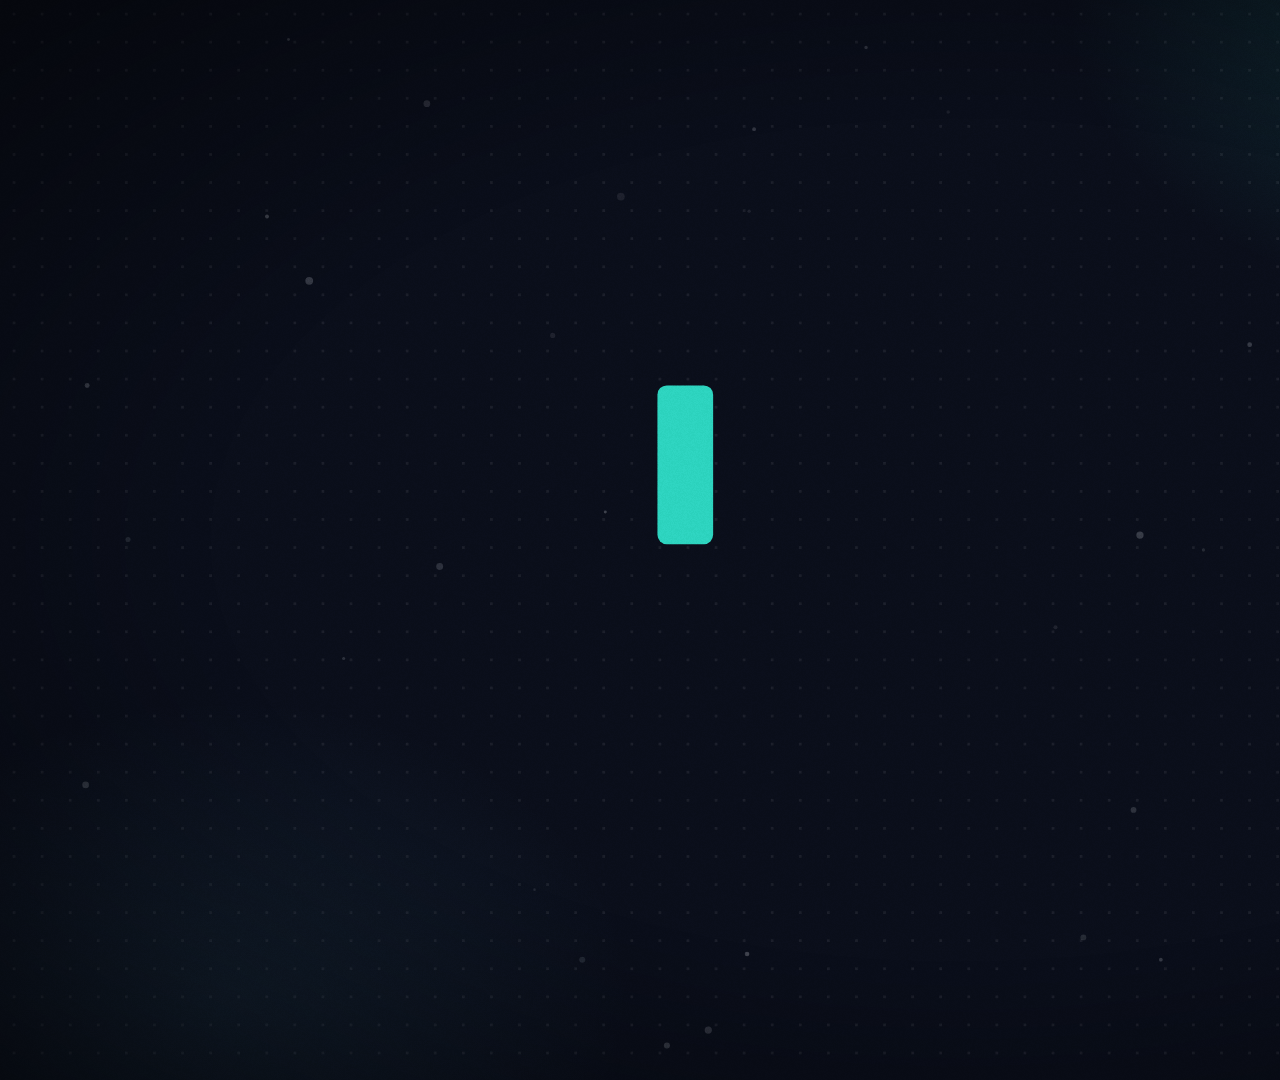
<file: promo/video/motion.html>
<!doctype html>
<html lang="en">
<head>
<meta charset="utf-8">
<title>Meo motion intro</title>
<!--
  Full motion-design intro, 48s at 120 BPM (one bar = 2s).
  Same contract as index.html: render(t) draws any frame, render.js steps through
  time and pipes frames to ffmpeg. window.CUES lists every sound cue so music.py
  can land each whoosh, blip and stamp on the frame it belongs to.

  Query params:
    format  16x9 | 9x16                  (default 16x9)
    cta     upwork | web                 (default: upwork for 16x9, web for 9x16)
    play    preview in real time
    t       freeze at a time in seconds
    grain   0 turns off the in-page grain (render.js adds it in ffmpeg instead)

  The idea: the teal cursor from the logo carries the whole piece. It types "meo",
  backspaces the screen, and every scene morphs into the next: an open padlock
  becomes a radar (find it), the findings collapse into a shield (fix it), the
  shield flips into a stamped policy (prove it), the three line up, turn into an
  AI agent network, then into the ring around the portrait, and finally back into
  the cursor for the call to action.
-->
<style>
@font-face{font-family:"Bricolage Grotesque"; src:url(fonts/bricolage-grotesque.woff2) format("woff2"); font-weight:200 800}
@font-face{font-family:"IBM Plex Sans"; src:url(fonts/ibm-plex-sans.woff2) format("woff2"); font-weight:100 700}
@font-face{font-family:"JetBrains Mono"; src:url(fonts/jetbrains-mono.woff2) format("woff2"); font-weight:100 800}
:root{
--ink:#0A0E1A; --panel:#0F1729; --line-2:rgba(232,236,243,.18);
--bone:#E8ECF3; --fog:#8A96AD; --soft:#C3CBDA; --teal:#2DD4BF; --ember:#F5A524; --peri:#8B9CFF;
--display:"Bricolage Grotesque", system-ui, sans-serif;
--body:"IBM Plex Sans", system-ui, sans-serif;
--mono:"JetBrains Mono", ui-monospace, monospace;
}
*{box-sizing:border-box; margin:0; padding:0}
html,body{background:#000; overflow:hidden}
#stage{position:relative; overflow:hidden; background:var(--ink); color:var(--bone); font-family:var(--body); -webkit-font-smoothing:antialiased}
.layer{position:absolute; inset:0}
.abs{position:absolute}
svg{display:block; overflow:visible}
.disp{font-family:var(--display); font-weight:800; letter-spacing:-.018em; line-height:1.02}
.mono{font-family:var(--mono)}
.w{display:inline-block; transform-origin:50% 75%; will-change:transform}
.mask{position:relative; overflow:hidden}
.roll{position:absolute; left:0; right:0; top:0; white-space:nowrap}
.ember{color:var(--ember)} .teal{color:var(--teal)} .peri{color:var(--peri)} .fog{color:var(--fog)} .soft{color:var(--soft)}
#grain{position:absolute; inset:0; opacity:.06; mix-blend-mode:overlay}
.vignette{position:absolute; inset:0; background:radial-gradient(ellipse at 50% 50%, transparent 55%, rgba(0,0,0,.5))}
.pill{display:inline-flex; align-items:center; gap:.35em; background:var(--teal); color:#04201C; font-family:var(--display); font-weight:800; border-radius:999px; padding:.32em .9em; box-shadow:0 0 0 .25em rgba(45,212,191,.14), 0 .4em 1.2em rgba(45,212,191,.28)}
.pill svg{width:.8em; height:.8em}
.bars{display:flex; gap:calc(var(--u)*1)}
.bars i{display:block; width:calc(var(--u)*6); height:calc(var(--u)*.5); border-radius:9px; background:rgba(232,236,243,.14); overflow:hidden}
.bars b{display:block; height:100%; width:0}
.stats{display:grid; grid-template-columns:repeat(3, 1fr); gap:calc(var(--u)*3)}
.stat .n{font-family:var(--display); font-weight:800; line-height:1; letter-spacing:-.02em}
.stat .l{color:var(--soft); line-height:1.35; margin-top:calc(var(--u)*.8)}
.avatar{position:absolute; border-radius:50%; overflow:hidden}
.avatar img{width:100%; height:100%; object-fit:cover; display:block}
</style>
</head>
<body>
<div id="stage">
  <canvas id="grid" class="layer"></canvas>
  <div id="glow" class="layer"></div>
  <div id="cam" class="layer"><div id="scenes" class="layer"></div></div>
  <div id="flash" class="layer" style="background:#2DD4BF; opacity:0"></div>
  <svg id="fx" class="layer"></svg>
  <div id="wm" class="abs"></div>
  <div class="vignette"></div>
  <canvas id="grain"></canvas>
</div>

<script>
// ---------- Setup ----------
var Q = new URLSearchParams(location.search);
var FORMAT = Q.get('format') === '9x16' ? '9x16' : '16x9';
var WIDE = FORMAT === '16x9';
var W = WIDE ? 1920 : 1080, H = WIDE ? 1080 : 1920;
var U = Math.min(W, H) / 100;
var CTA = Q.get('cta') || (WIDE ? 'upwork' : 'web');
var stage = document.getElementById('stage');
stage.style.width = W + 'px'; stage.style.height = H + 'px';
stage.style.setProperty('--u', U + 'px');
window.DURATION = 48;

var NS = 'http://www.w3.org/2000/svg';
function S(tag, attrs, parent){ var e = document.createElementNS(NS, tag); for (var k in attrs) e.setAttribute(k, attrs[k]); if (parent) parent.appendChild(e); return e; }
function el(tag, cls, parent, html){ var e = document.createElement(tag); if (cls) e.className = cls; if (html != null) e.innerHTML = html; if (parent) parent.appendChild(e); return e; }
function px(e, o){ for (var k in o) e.style[k] = o[k] + 'px'; }

var clamp = function(x){ return x < 0 ? 0 : x > 1 ? 1 : x; };
var seg = function(T, a, b){ return clamp((T - a) / (b - a)); };
var lerp = function(a, b, p){ return a + (b - a) * p; };
var E = {
  outC: function(p){ return 1 - Math.pow(1 - p, 3); },
  outQ: function(p){ return 1 - Math.pow(1 - p, 4); },
  outX: function(p){ return p >= 1 ? 1 : 1 - Math.pow(2, -10 * p); },
  inC: function(p){ return p * p * p; },
  inX: function(p){ return p <= 0 ? 0 : Math.pow(2, 10 * p - 10); },
  inOut: function(p){ return p < .5 ? 4 * p * p * p : 1 - Math.pow(-2 * p + 2, 3) / 2; },
  back: function(p){ var c1 = 1.7, c3 = c1 + 1; return p <= 0 ? 0 : 1 + c3 * Math.pow(p - 1, 3) + c1 * Math.pow(p - 1, 2); }
};
var C = { bone:[232,236,243], fog:[138,150,173], soft:[195,203,218], teal:[45,212,191], ember:[245,165,36], peri:[139,156,255], panel:[15,23,41] };
function rgba(c, a){ return 'rgba(' + Math.round(c[0]) + ',' + Math.round(c[1]) + ',' + Math.round(c[2]) + ',' + (a == null ? 1 : a) + ')'; }
function mix(a, b, p){ return [lerp(a[0], b[0], p), lerp(a[1], b[1], p), lerp(a[2], b[2], p)]; }
var blink = function(T){ return Math.floor(T / 0.25) % 2 === 0; };   // half-beat blink at 120 BPM

// Layout: one visual box and one text block per format
var L = WIDE ? {
  vis: { x: W * .705, y: H * .53, s: H * .68 },
  txt: { x: W * .075, y: H * .5, w: W * .42, align: 'left' },
  por: { x: W * .285, y: H * .5, r: H * .25 },
  info: { x: W * .48, y: H * .5, w: W * .45, align: 'left' },
  slotY: H * .64, slotDX: W * .2, slotR: H * .105, recapY: H * .27,
  wm: { x: W * .075, y: H * .075 }
} : {
  vis: { x: W * .5, y: H * .33, s: W * .74 },
  txt: { x: W * .08, y: H * .69, w: W * .84, align: 'center' },
  por: { x: W * .5, y: H * .3, r: W * .25 },
  info: { x: W * .06, y: H * .6, w: W * .88, align: 'center' },
  slotY: H * .52, slotDX: W * .3, slotR: W * .12, recapY: H * .28,
  wm: { x: W * .08, y: H * .065 }
};
var VB = L.vis;
function vp(x, y){ return [VB.x + x * VB.s / 1000, VB.y + y * VB.s / 1000]; }
var UNIT = VB.s / 1000;   // px per vis unit

// ---------- Cues, ripples, rings, flashes, shakes ----------
var CUES = []; window.CUES = CUES;
function cue(t, type, o){ var c = { t: +t.toFixed(3), type: type }; for (var k in (o || {})) c[k] = o[k]; CUES.push(c); }
var RIPPLES = [], SHAKES = [], FLASHES = [], RINGS = [];
function ripple(t, x, y){ RIPPLES.push({ t: t, x: x, y: y }); }
function shake(t, amp, dur){ SHAKES.push({ t: t, amp: amp, dur: dur }); }
function flash(t, a){ FLASHES.push({ t: t, a: a }); }
var fx = document.getElementById('fx'); fx.setAttribute('viewBox', '0 0 ' + W + ' ' + H); fx.setAttribute('width', W); fx.setAttribute('height', H);
function ringFx(t, x, y, r1, col, w, dur){ RINGS.push({ t: t, r1: r1, w: w, dur: dur, c: S('circle', { cx: x, cy: y, r: 0, fill: 'none', stroke: rgba(col) }, fx) }); }

// ---------- Background: dot grid with ripples, drifting motes, tinted glow ----------
var grid = document.getElementById('grid'); grid.width = W; grid.height = H;
var g2 = grid.getContext('2d');
var SP = 2.6 * U, DOTS = [];
for (var gy = SP / 2; gy < H; gy += SP) for (var gx = SP / 2; gx < W; gx += SP) DOTS.push([gx, gy]);
var seed = 3; function rnd(){ seed = (seed * 16807) % 2147483647; return (seed - 1) / 2147483646; }
var MOTES = []; for (var m = 0; m < 46; m++) MOTES.push({ x: rnd() * W, y: rnd() * H, r: .12 * U + rnd() * .25 * U, v: .4 * U + rnd() * 1.4 * U, ph: rnd() * 6.28, a: .08 + rnd() * .18 });
function drawBG(T){
  g2.clearRect(0, 0, W, H);
  g2.fillStyle = 'rgba(232,236,243,.075)';
  var hot = [], d0 = .13 * U;
  for (var i = 0; i < DOTS.length; i++){
    var d = DOTS[i], inf = 0;
    for (var k = 0; k < RIPPLES.length; k++){
      var R = RIPPLES[k], dt = T - R.t;
      if (dt < 0 || dt > 2.4) continue;
      var dist = Math.hypot(d[0] - R.x, d[1] - R.y), front = dt * 140 * U;
      inf += Math.exp(-Math.pow((dist - front) / (5 * U), 2)) * Math.exp(-dt * 1.3);
    }
    if (inf > .03) hot.push([d[0], d[1], inf]); else g2.fillRect(d[0] - d0, d[1] - d0, 2 * d0, 2 * d0);
  }
  for (var h = 0; h < hot.length; h++){
    var q = Math.min(1, hot[h][2]), r = d0 + .3 * U * q;
    g2.fillStyle = rgba(C.teal, .1 + .7 * q);
    g2.beginPath(); g2.arc(hot[h][0], hot[h][1], r, 0, 6.2832); g2.fill();
  }
  for (var j = 0; j < MOTES.length; j++){
    var M = MOTES[j], y = ((M.y - T * M.v) % H + H) % H, x = M.x + Math.sin(T * .35 + M.ph) * 2 * U;
    g2.fillStyle = 'rgba(232,236,243,' + M.a + ')';
    g2.beginPath(); g2.arc(x, y, M.r, 0, 6.2832); g2.fill();
  }
}
var TINTS = [[0, C.teal], [3.6, C.ember], [13.9, C.teal], [19.9, C.peri], [25.9, C.teal], [29.6, C.peri], [35.7, C.teal]];
var glow = document.getElementById('glow');
function drawGlow(T){
  var col = TINTS[0][1];
  for (var i = 1; i < TINTS.length; i++) col = mix(col, TINTS[i][1], E.inOut(seg(T, TINTS[i][0], TINTS[i][0] + .8)));
  var gx = 80 + 7 * Math.sin(T * .2), gy = -4 + 5 * Math.cos(T * .15), qx = 6 + 6 * Math.cos(T * .12), qy = 92 + 5 * Math.sin(T * .17);
  glow.style.background =
    'radial-gradient(' + 70 * U + 'px ' + 46 * U + 'px at ' + gx + '% ' + gy + '%, ' + rgba(col, .17) + ', transparent 62%),' +
    'radial-gradient(' + 60 * U + 'px ' + 44 * U + 'px at ' + qx + '% ' + qy + '%, ' + rgba(mix(col, C.peri, .5), .09) + ', transparent 62%)';
}

// ---------- Shared pieces ----------
var LOGO_PATHS = [
  [7.4, 'M36 0V293V528H173V313H181Q188 397 208.5 447.0Q229 497 263.5 519.5Q298 542 346 542Q396 542 427.0 517.5Q458 493 473.0 442.5Q488 392 487 313H495Q502 396 524.0 446.0Q546 496 582.0 519.0Q618 542 667 542Q708 542 738.0 527.0Q768 512 788.5 482.0Q809 452 819.0 406.5Q829 361 829 300V0H667V286Q667 324 660.5 349.5Q654 375 641.0 387.5Q628 400 608 400Q582 400 560.0 376.5Q538 353 524.5 306.0Q511 259 511 187V0H353V290Q353 328 346.5 352.0Q340 376 326.5 388.0Q313 400 293 400Q268 400 246.5 379.5Q225 359 211.5 312.0Q198 265 198 187V0Z'],
  [847.4, 'M287 -14Q212 -14 161.5 7.5Q111 29 80.0 66.5Q49 104 35.5 152.0Q22 200 22 253Q22 310 36.5 362.0Q51 414 81.5 454.5Q112 495 160.5 518.5Q209 542 277 542Q345 542 393.5 518.5Q442 495 471.0 453.0Q500 411 508.5 356.0Q517 301 506 237L123 231V319L382 324L361 273Q367 319 359.5 350.5Q352 382 332.0 398.5Q312 415 277 415Q240 415 218.0 396.0Q196 377 187.0 342.5Q178 308 178 261Q178 180 205.0 143.0Q232 106 288 106Q312 106 328.0 112.0Q344 118 354.0 129.5Q364 141 368.0 157.5Q372 174 371 195L519 187Q522 154 512.5 119.0Q503 84 477.0 54.0Q451 24 404.5 5.0Q358 -14 287 -14Z'],
  [1364.4, 'M282 -14Q206 -14 147.0 16.5Q88 47 55.0 108.5Q22 170 22 263Q22 360 56.5 421.5Q91 483 150.5 512.5Q210 542 285 542Q363 542 421.5 511.5Q480 481 512.5 419.5Q545 358 545 264Q545 167 510.5 105.5Q476 44 416.5 15.0Q357 -14 282 -14ZM286 105Q317 105 338.0 122.5Q359 140 370.0 174.0Q381 208 381 255Q381 307 369.0 342.5Q357 378 334.5 397.0Q312 416 280 416Q250 416 229.0 398.5Q208 381 197.0 347.0Q186 313 186 265Q186 189 212.5 147.0Q239 105 286 105Z']
];
function makeLogo(parent, h){
  var w = h * 2202 / 643, svg = S('svg', { viewBox: '0 0 2202 643', width: w, height: h }, parent);
  var letters = LOGO_PATHS.map(function(p){
    var g = S('g', {}, svg);
    S('path', { transform: 'translate(' + p[0] + ' 585.4) scale(1 -1)', d: p[1], fill: '#E8ECF3' }, g);
    g.style.transformBox = 'fill-box'; g.style.transformOrigin = '50% 100%';
    return g;
  });
  var cur = S('rect', { x: 1963.6, y: 43.4, width: 195.1, height: 556, rx: 32.5, fill: '#2DD4BF' }, svg);
  return { svg: svg, w: w, h: h, k: h / 643, letters: letters, cur: cur };
}
// Letters pop in one per step while the cursor slides along behind them
function typeLogo(lg, T, t0, step){
  var CX = [40, 880, 1395, 1963.6], cx = CX[0];
  for (var k = 0; k < 3; k++){
    var t = t0 + k * step, p = seg(T, t, t + .42);
    lg.letters[k].style.opacity = T >= t ? 1 : 0;
    lg.letters[k].style.transform = 'translateY(' + (1 - E.outQ(p)) * 22 + '%) scale(' + (.45 + .55 * E.back(p)) + ')';
    cx = lerp(cx, CX[k + 1], E.outQ(seg(T, t, t + .1)));
  }
  lg.cur.setAttribute('x', cx);
  lg.cur.style.opacity = (T >= t0 && T < t0 + 3 * step) || blink(T) ? 1 : .12;
}
function makeVis(root){
  var d = el('div', 'abs', root);
  px(d, { left: VB.x - VB.s / 2, top: VB.y - VB.s / 2, width: VB.s, height: VB.s });
  var svg = S('svg', { viewBox: '-500 -500 1000 1000', width: VB.s, height: VB.s }, d);
  return { div: d, svg: svg };
}
function txtBlock(root, lay){
  var outer = el('div', 'abs', root);
  px(outer, { left: lay.x, top: lay.y, width: lay.w });
  outer.style.transform = 'translateY(-50%)';
  outer.style.textAlign = lay.align;
  return el('div', '', outer);
}
// A line of words, each its own span so it can slam in on the beat
function words(parent, parts){
  var spans = [];
  parts.forEach(function(part, pi){
    part[0].split(' ').forEach(function(wd, i, all){
      var s = el('span', 'w' + (part[1] ? ' ' + part[1] : ''), parent, wd);
      spans.push(s);
      if (i < all.length - 1 || pi < parts.length - 1) parent.appendChild(document.createTextNode(' '));
    });
  });
  return spans;
}
function chars(parent, text){ return text.split('').map(function(ch){ var s = el('span', 'w', parent, ch === ' ' ? '&nbsp;' : ch); return s; }); }
function slam(el, T, t0){
  if (T < t0){ el.style.opacity = 0; return; }
  var p = seg(T, t0, t0 + .38), e = E.outX(p);
  el.style.opacity = clamp(p * 3);
  el.style.transform = 'scale(' + lerp(1.55, 1, e) + ')';
  el.style.filter = p < 1 ? 'blur(' + (1 - e) * 10 + 'px)' : 'none';
}
function rise(el, T, t0, dur, dist){
  var p = E.outQ(seg(T, t0, t0 + dur));
  el.style.opacity = p; el.style.transform = 'translateY(' + (1 - p) * dist + 'px)';
}
// Masked line: rolls up into view at tIn and out through the top at tOut
function roll(el, T, tIn, tOut){
  var y = (1 - E.outX(seg(T, tIn, tIn + .55))) * 112 - (tOut ? E.inC(seg(T, tOut - .32, tOut)) * 112 : 0);
  el.style.transform = 'translateY(' + y + '%)';
}
function maskLine(parent, html, fs, cls){
  var m = el('div', 'mask', parent); m.style.height = fs * 1.14 + 'px';
  var r = el('div', 'roll disp' + (cls ? ' ' + cls : ''), m, html); r.style.fontSize = fs + 'px';
  return r;
}
function draw(el, len, p){ el.setAttribute('stroke-dasharray', len); el.setAttribute('stroke-dashoffset', len * (1 - p)); }
function show(el, on){ el.style.display = on ? '' : 'none'; }

var SCENES = [];
var scenesEl = document.getElementById('scenes');
function scene(a, b, build){
  var root = el('div', 'layer', scenesEl); root.style.display = 'none';
  var s = { a: a, b: b, root: root }; s.update = build(root); SCENES.push(s); return s;
}
var eraseX = null;

// ---------- 0 to 4s: cursor types the logo, then backspaces the screen ----------
scene(0, 4.45, function(root){
  var c = el('div', 'layer', root);
  var lh = (WIDE ? 17 : 15) * U, cy = H * (WIDE ? .43 : .42);
  var lw = el('div', 'abs', c), lg = makeLogo(lw, lh);
  px(lw, { left: (W - lg.w) / 2, top: cy - lh / 2, width: lg.w, height: lh });
  var tag = el('div', 'abs disp', c); px(tag, { left: 0, width: W, top: cy + lh / 2 + 4.5 * U });
  tag.style.textAlign = 'center'; tag.style.fontWeight = 700; tag.style.fontSize = (WIDE ? 4.8 : 5.2) * U + 'px';
  var tc = chars(tag, 'Security & AI consultant');
  var sub = el('div', 'abs fog', c, 'for small businesses and startups'); px(sub, { left: 0, width: W, top: cy + lh / 2 + 11.5 * U });
  sub.style.textAlign = 'center'; sub.style.fontSize = (WIDE ? 3 : 3.6) * U + 'px';
  var bar = el('div', 'abs', root); bar.style.background = 'var(--teal)'; bar.style.boxShadow = '0 0 ' + 3 * U + 'px rgba(45,212,191,.75)';
  var k = lg.k, X0 = (W - lg.w) / 2 + 1963.6 * k, BW = 195.1 * k, Y0 = cy - lh / 2 + 43.4 * k, BH = 556 * k;

  cue(1.0, 'pop'); cue(1.25, 'pop'); cue(1.5, 'pop');
  cue(2.0, 'impact'); ripple(2.0, W / 2, cy); ringFx(2.0, W / 2, cy, Math.max(W, H) * .75, C.teal, .7 * U, 1.2); shake(2.0, .5, .4); flash(2.0, .1);
  cue(3.68, 'whoosh', { dur: .6, pan: -.6 });

  return function(T){
    typeLogo(lg, T, 1.0, .25);
    var bump = T >= 2 ? .06 * Math.exp(-(T - 2) * 6) * Math.cos((T - 2) * 16) : 0;
    lw.style.transform = 'scale(' + (1 + bump) + ')';
    var out = 1 - seg(T, 3.4, 3.62);
    tc.forEach(function(s, i){ rise(s, T, 2.3 + i * .022, .5, 2.4 * U); s.style.opacity *= out; });
    rise(sub, T, 2.85, .6, 2 * U); sub.style.opacity *= out;
    if (T < 3.42){ bar.style.display = 'none'; c.style.clipPath = 'none'; return; }
    lg.cur.style.opacity = 0;
    var pA = E.inOut(seg(T, 3.42, 3.68)), pB = E.inOut(seg(T, 3.68, 4.22));
    var bw = lerp(BW, 1.1 * U, pA), bh = lerp(BH, H, pA), bt = lerp(Y0, 0, pA), mid = lerp(X0 + BW / 2, -3 * U, pB);
    bar.style.display = 'block';
    px(bar, { left: mid - bw / 2, top: bt, width: bw, height: bh, borderRadius: lerp(32.5 * k, .5 * U, pA) });
    bar.style.opacity = 1 - seg(T, 4.15, 4.42);
    eraseX = mid;
    c.style.clipPath = 'inset(0 ' + Math.max(0, W - mid) + 'px 0 0)';
  };
});

// ---------- 4 to 8s: one open padlock among closed ones, found first ----------
scene(3.68, 8.25, function(root){
  var vis = makeVis(root), cam = S('g', {}, vis.svg);
  var dim = 'rgba(232,236,243,.42)', locks = [], OPEN = null, OX = 190, OY = -95;
  for (var r = 0; r < 4; r++) for (var c = 0; c < 5; c++){
    var x = (c - 2) * 190, y = (r - 1.5) * 190;
    var gl = S('g', { transform: 'translate(' + x + ' ' + y + ')' }, cam), gi = S('g', {}, gl);
    var sh = S('path', { d: 'M-26 -8 V-34 A26 26 0 0 1 26 -34 V-8', fill: 'none', stroke: dim, 'stroke-width': 7, 'stroke-linecap': 'round' }, gi);
    var body = S('rect', { x: -40, y: -10, width: 80, height: 64, rx: 12, fill: '#0F1729', stroke: dim, 'stroke-width': 6 }, gi);
    var hole = S('path', { d: 'M0 9 a7 7 0 1 1 -.01 0 Z M-3 17 h6 v15 a3 3 0 0 1 -6 0 Z', fill: dim }, gi);
    var lk = { gi: gi, sh: sh, body: body, hole: hole, d: c + r, open: c === 3 && r === 1 };
    if (lk.open) OPEN = lk;
    locks.push(lk);
  }
  var pulses = [0, 1, 2].map(function(){ return S('circle', { cx: OX, cy: OY, r: 0, fill: 'none', stroke: rgba(C.ember), 'stroke-width': 4 }, cam); });
  var corners = [0, 1, 2, 3].map(function(){ return S('path', { d: 'M0 34 V0 H34', fill: 'none', stroke: rgba(C.teal), 'stroke-width': 8, 'stroke-linecap': 'round' }, cam); });

  var tb = txtBlock(root, L.txt), fs = (WIDE ? 7.4 : 8.6) * U;
  var l1 = el('div', 'disp', tb), l2 = el('div', 'disp', tb), gap = el('div', '', tb), l3 = el('div', 'disp', tb);
  [l1, l2, l3].forEach(function(l){ l.style.fontSize = fs + 'px'; });
  gap.style.height = 2.4 * U + 'px';
  var w1 = words(l1, [['Attackers look for']]), w2 = words(l2, [['the'], ['easiest way in.', 'ember']]), w3 = words(l3, [['I find it'], ['first.', 'teal']]);
  var times = [4.0, 4.22, 4.44, 4.75, 5.0, 5.18, 5.36, 6.5, 6.62, 6.74, 6.95];
  var all = w1.concat(w2, w3);

  cue(5.0, 'clack'); cue(6.85, 'lockon'); cue(7.48, 'whoosh', { dur: .75 });

  return function(T){
    root.style.clipPath = eraseX !== null && T < 4.3 ? 'inset(0 0 0 ' + eraseX + 'px)' : 'none';
    locks.forEach(function(lk){
      var t0 = 3.82 + lk.d * .05, p = seg(T, t0, t0 + .45);
      var fade = lk.open ? 1 : lerp(1, .28, E.inOut(seg(T, 6.4, 6.9)));
      lk.gi.setAttribute('transform', 'scale(' + E.back(p) + ')');
      lk.gi.setAttribute('opacity', clamp(p * 3) * fade);
    });
    var po = E.back(seg(T, 5.0, 5.32)), hot = T >= 5.0 ? rgba(C.ember) : dim;
    OPEN.sh.setAttribute('transform', 'translate(0 ' + (-18 * po) + ') rotate(' + (-32 * po) + ' 26 -8)');
    OPEN.sh.setAttribute('stroke', hot); OPEN.body.setAttribute('stroke', hot); OPEN.hole.setAttribute('fill', hot);
    pulses.forEach(function(c, i){
      var dt = T - 5.0 - i * .5;
      if (dt < 0){ c.setAttribute('opacity', 0); return; }
      var ph = (dt % 1.5) / 1.5;
      c.setAttribute('r', lerp(50, 175, E.outC(ph)));
      c.setAttribute('opacity', (1 - ph) * .65 * (1 - seg(T, 7.3, 7.6)));
    });
    var pr = E.outX(seg(T, 6.5, 6.9)), d = lerp(430, 84, pr) + (T > 6.9 ? 4 * Math.sin((T - 6.9) * 9) : 0), rot = lerp(90, 0, pr);
    corners.forEach(function(cp, i){
      cp.setAttribute('transform', 'translate(' + OX + ' ' + OY + ') rotate(' + (i * 90 + rot) + ') translate(' + (-d) + ' ' + (-d) + ')');
      cp.setAttribute('opacity', clamp(pr * 2));
    });
    var pz = E.inX(seg(T, 7.45, 8.15));
    cam.setAttribute('transform', 'translate(' + OX + ' ' + OY + ') scale(' + (1 + 9 * pz) + ') translate(' + (-OX) + ' ' + (-OY) + ')');
    vis.div.style.opacity = 1 - seg(T, 7.9, 8.2);
    all.forEach(function(s, i){ slam(s, T, times[i]); });
    var q = E.inC(seg(T, 7.4, 7.8));
    tb.style.transform = 'translateY(' + (-q * 5 * U) + 'px)'; tb.style.opacity = 1 - q;
  };
});

// ---------- 8 to 26s: the find / fix / prove headline that rolls between scenes ----------
scene(7.9, 26.35, function(root){
  var items = [
    { n: '01', k: 'Offense', w: 'Find it.', c: 'ember', s: 'Web, API and network pentests that show exactly how someone would get in.', a: 8, b: 14 },
    { n: '02', k: 'Defense', w: 'Fix it.', c: 'teal', s: 'Hardening, monitoring and alerts, so attacks get caught early and go nowhere.', a: 14, b: 20 },
    { n: '03', k: 'GRC', w: 'Prove it.', c: 'peri', s: 'Policies, risk registers and control mapping your clients and auditors ask for.', a: 20, b: 26 }
  ];
  var tb = txtBlock(root, L.txt);
  var efs = 2.4 * U, wfs = (WIDE ? 14 : 13.5) * U, sfs = (WIDE ? 3.2 : 3.6) * U;
  var bars = el('div', 'bars', tb); if (!WIDE) bars.style.justifyContent = 'center';
  var fills = items.map(function(it){ var i = el('i', '', bars); var b = el('b', '', i); b.style.background = 'var(--' + it.c + ')'; return b; });
  el('div', '', tb).style.height = 2.4 * U + 'px';
  var em = el('div', 'mask mono', tb); em.style.height = efs * 1.5 + 'px';
  var wm = el('div', 'mask', tb); wm.style.height = wfs * 1.12 + 'px';
  var sm = el('div', 'mask', tb); sm.style.height = sfs * 1.45 * 3 + 'px'; sm.style.marginTop = 1.2 * U + 'px';
  var rows = items.map(function(it){
    var e = el('div', 'roll mono ' + it.c, em, it.n + ' &middot; ' + it.k.toUpperCase());
    e.style.fontSize = efs + 'px'; e.style.letterSpacing = '.18em';
    var w = el('div', 'roll disp ' + it.c, wm, it.w); w.style.fontSize = wfs + 'px';
    var s = el('div', 'roll soft', sm, it.s); s.style.fontSize = sfs + 'px'; s.style.whiteSpace = 'normal'; s.style.lineHeight = 1.45;
    if (WIDE) s.style.maxWidth = 50 * U + 'px'; else { s.style.left = 4 * U + 'px'; s.style.right = 4 * U + 'px'; }
    return { e: e, w: w, s: s };
  });
  return function(T){
    items.forEach(function(it, i){
      roll(rows[i].e, T, it.a + .05, it.b);
      roll(rows[i].w, T, it.a, it.b);
      var ps = E.outQ(seg(T, it.a + .2, it.a + .75)), pso = seg(T, it.b - .3, it.b - .05);
      rows[i].s.style.opacity = ps * (1 - pso);
      rows[i].s.style.transform = 'translateY(' + ((1 - ps) * 2 * U - pso * 1.5 * U) + 'px)';
      fills[i].style.width = 100 * seg(T, it.a, it.b) + '%';
    });
    bars.style.opacity = seg(T, 7.95, 8.3) * (1 - seg(T, 25.7, 26.0));
  };
});

// ---------- 8 to 14s: find it. The padlock zoom lands in a radar sweep ----------
scene(7.95, 14.2, function(root){
  var vis = makeVis(root), top = S('g', {}, vis.svg);
  var rings = [110, 220, 330, 440].map(function(r){ return S('circle', { cx: 0, cy: 0, r: r, fill: 'none', stroke: 'rgba(232,236,243,.16)', 'stroke-width': 2 }, top); });
  var cross = S('path', { d: 'M-470 0 H470 M0 -470 V470', stroke: 'rgba(232,236,243,.09)', 'stroke-width': 2 }, top);
  var ticks = S('g', {}, top);
  for (var a = 0; a < 360; a += 5){
    var long = a % 30 === 0, r0 = long ? 448 : 458, t = a * Math.PI / 180;
    S('line', { x1: r0 * Math.cos(t), y1: r0 * Math.sin(t), x2: 472 * Math.cos(t), y2: 472 * Math.sin(t), stroke: long ? 'rgba(245,165,36,.55)' : 'rgba(232,236,243,.18)', 'stroke-width': long ? 4 : 2 }, ticks);
  }
  var sweep = S('g', {}, top);
  for (var i = 0; i < 26; i++){
    var a1 = -(i + 1) * 2 * Math.PI / 180, a2 = -i * 2 * Math.PI / 180;
    S('path', { d: 'M0 0 L' + 450 * Math.cos(a1) + ' ' + 450 * Math.sin(a1) + ' A450 450 0 0 1 ' + 450 * Math.cos(a2) + ' ' + 450 * Math.sin(a2) + ' Z', fill: rgba(C.ember, .3 * (1 - i / 26)) }, sweep);
  }
  S('line', { x1: 0, y1: 0, x2: 450, y2: 0, stroke: rgba(C.ember), 'stroke-width': 4 }, sweep);
  var core = S('circle', { cx: 0, cy: 0, r: 10, fill: rgba(C.ember) }, top);
  var BLIPS = [[-50, 300, '/admin exposed'], [20, 150, 'outdated plugin'], [120, 350, 'port 3389 open'], [200, 210, 'SQLi on /login']].map(function(b){
    var ang = b[0] * Math.PI / 180, t0 = 8.5 + ((b[0] + 90 + 360) % 360) / 200;
    var g = S('g', {}, vis.svg);
    var ping = S('circle', { r: 10, fill: 'none', stroke: rgba(C.ember), 'stroke-width': 4 }, g);
    var dot = S('circle', { r: 12, fill: rgba(C.ember) }, g);
    var lab = S('g', {}, g);
    var w = 30 + b[2].length * 20.4;
    var right = Math.cos(ang) > -.2;
    var bg = S('rect', { x: right ? 26 : -26 - w, y: -26, width: w, height: 50, rx: 12, fill: 'rgba(10,14,26,.85)', stroke: rgba(C.ember, .45), 'stroke-width': 2 }, lab);
    var tx = S('text', { x: right ? 41 : -11 - w, y: 11, fill: rgba(C.ember), 'font-family': 'JetBrains Mono', 'font-size': 34 }, lab);
    cue(t0, 'blip');
    return { x: b[1] * Math.cos(ang), y: b[1] * Math.sin(ang), t0: t0, text: b[2], g: g, ping: ping, dot: dot, lab: lab, tx: tx };
  });
  var count = S('text', { x: 0, y: 545, 'text-anchor': 'middle', fill: rgba(C.ember), 'font-family': 'JetBrains Mono', 'font-size': 32, 'letter-spacing': 4 }, vis.svg);
  var merge = S('circle', { r: 0, fill: 'none', stroke: rgba(C.teal), 'stroke-width': 6 }, vis.svg);
  cue(13.4, 'whoosh', { dur: .5, rev: true }); cue(13.95, 'hit');

  return function(T){
    var pe = E.outX(seg(T, 7.95, 8.6)), pk = E.inC(seg(T, 13.4, 13.9));
    top.setAttribute('transform', 'scale(' + (lerp(2.4, 1, pe) * lerp(1, .12, pk)) + ')');
    top.setAttribute('opacity', clamp(seg(T, 7.95, 8.2)) * (1 - seg(T, 13.65, 13.95)));
    rings.forEach(function(r, i){ draw(r, 2 * Math.PI * r.r.baseVal.value, E.outC(seg(T, 8.0 + i * .08, 8.65 + i * .08))); });
    ticks.setAttribute('transform', 'rotate(' + (-(T - 8) * 7) + ')');
    var ang = -90 + (T - 8.5) * 200;
    sweep.setAttribute('transform', 'rotate(' + ang + ')');
    sweep.setAttribute('opacity', seg(T, 8.45, 8.7) * (1 - seg(T, 13.2, 13.5)));
    var found = 0;
    BLIPS.forEach(function(b){
      if (T < b.t0){ b.g.setAttribute('opacity', 0); return; }
      found++;
      var since = (T - b.t0) % 1.8, heat = Math.exp(-since * 3);
      var pm = E.inC(seg(T, 13.35, 13.85)), col = mix(C.ember, C.teal, seg(T, 13.55, 13.85));
      b.g.setAttribute('opacity', 1 - seg(T, 13.85, 13.95));
      b.g.setAttribute('transform', 'translate(' + lerp(b.x, 0, pm) + ' ' + lerp(b.y, 0, pm) + ')');
      b.dot.setAttribute('fill', rgba(col)); b.dot.setAttribute('r', 11 + 6 * heat);
      var pp = seg(T, b.t0, b.t0 + .7);
      b.ping.setAttribute('r', lerp(12, 80, E.outC(pp))); b.ping.setAttribute('opacity', (1 - pp) * .9);
      var n = Math.max(0, Math.floor((T - b.t0 - .1) * 45));
      b.tx.textContent = b.text.slice(0, n);
      b.lab.setAttribute('opacity', clamp((T - b.t0 - .05) * 8) * (1 - seg(T, 13.25, 13.45)));
    });
    count.textContent = 'FINDINGS: ' + found;
    count.setAttribute('opacity', seg(T, 8.6, 8.9) * (1 - seg(T, 13.2, 13.45)));
    core.setAttribute('opacity', 1 - seg(T, 13.4, 13.6));
    var pf = seg(T, 13.92, 14.2);
    merge.setAttribute('r', lerp(10, 110, E.outC(pf))); merge.setAttribute('opacity', T < 13.92 ? 0 : 1 - pf);
  };
});

// ---------- 14 to 20s: fix it. Findings collapse into a shield that draws itself ----------
scene(13.9, 20.05, function(root){
  var vis = makeVis(root), gS = S('g', {}, vis.svg);
  var defs = S('defs', {}, vis.svg), rg = S('radialGradient', { id: 'shieldGlow' }, defs);
  S('stop', { offset: '0', 'stop-color': rgba(C.teal), 'stop-opacity': .28 }, rg); S('stop', { offset: '1', 'stop-color': rgba(C.teal), 'stop-opacity': 0 }, rg);
  var halo = S('circle', { r: 420, fill: 'url(#shieldGlow)' }, gS);
  var FULL = 'M0 -300 L240 -210 V-20 C240 140 130 250 0 300 C-130 250 -240 140 -240 -20 V-210 Z';
  var fill = S('path', { d: FULL, fill: rgba(C.teal, .12) }, gS);
  var halves = ['M0 -300 L-240 -210 V-20 C-240 140 -130 250 0 300', 'M0 -300 L240 -210 V-20 C240 140 130 250 0 300'].map(function(d){
    return S('path', { d: d, fill: 'none', stroke: rgba(C.teal), 'stroke-width': 12, 'stroke-linejoin': 'round', 'stroke-linecap': 'round', pathLength: 1000 }, gS);
  });
  var inner = S('path', { d: FULL, transform: 'scale(.8)', fill: 'none', stroke: rgba(C.teal, .35), 'stroke-width': 4, pathLength: 1000 }, gS);
  var check = S('path', { d: 'M-95 10 L-28 78 L112 -72', fill: 'none', stroke: rgba(C.teal), 'stroke-width': 24, 'stroke-linecap': 'round', 'stroke-linejoin': 'round', pathLength: 1000 }, gS);
  var pills = [['patched', -1, -1], ['MFA on', 1, -1], ['alerts on', -1, 1], ['hardened', 1, 1]].map(function(p, i){
    var w = 86 + p[0].length * 19.5, cx = p[1] * 385, cy = p[2] * 175;
    var link = S('path', { d: 'M' + (p[1] * 228) + ' ' + (p[2] * 120) + ' L' + (cx - p[1] * w / 2) + ' ' + cy, stroke: rgba(C.teal, .45), 'stroke-width': 3, 'stroke-dasharray': '8 8', fill: 'none' }, vis.svg);
    var g = S('g', {}, vis.svg);
    S('rect', { x: -w / 2, y: -30, width: w, height: 60, rx: 30, fill: '#0F1729', stroke: rgba(C.teal, .55), 'stroke-width': 3 }, g);
    S('circle', { cx: -w / 2 + 32, cy: 0, r: 14, fill: rgba(C.teal) }, g);
    S('path', { d: 'M' + (-w / 2 + 25) + ' 0 l5 6 l10 -11', stroke: '#04201C', 'stroke-width': 4, fill: 'none', 'stroke-linecap': 'round' }, g);
    var t = S('text', { x: -w / 2 + 56, y: 11, fill: rgba(C.bone), 'font-family': 'JetBrains Mono', 'font-size': 32 }, g); t.textContent = p[0];
    var t0 = 15.5 + i * .25; cue(t0, 'tick');
    return { g: g, link: link, x: cx, y: cy, t0: t0 };
  });
  var ekg = '';
  for (var b = 0; b < 3; b++){ var x0 = -400 + b * 266.7; ekg += (b ? ' L' : 'M') + x0 + ' 0 L' + (x0 + 70) + ' 0 L' + (x0 + 88) + ' -14 L' + (x0 + 106) + ' 0 L' + (x0 + 124) + ' 0 L' + (x0 + 140) + ' -78 L' + (x0 + 158) + ' 56 L' + (x0 + 174) + ' 0'; }
  ekg += ' L400 0';
  var mon = S('g', { transform: 'translate(0 425)' }, vis.svg);
  var ekgBase = S('path', { d: ekg, fill: 'none', stroke: rgba(C.teal, .22), 'stroke-width': 4, 'stroke-linejoin': 'round' }, mon);
  var ekgPulse = S('path', { d: ekg, fill: 'none', stroke: rgba(C.teal), 'stroke-width': 6, 'stroke-linejoin': 'round', 'stroke-linecap': 'round', pathLength: 1000, 'stroke-dasharray': '120 1880' }, mon);
  var live = S('g', { transform: 'translate(-400 -48)' }, mon);
  var liveDot = S('circle', { cx: 8, cy: -10, r: 9, fill: rgba(C.teal) }, live);
  var liveTx = S('text', { x: 28, y: 0, fill: rgba(C.fog), 'font-family': 'JetBrains Mono', 'font-size': 26, 'letter-spacing': 3 }, live); liveTx.textContent = 'MONITORING: LIVE';
  var spark = S('circle', { r: 0, fill: 'none', stroke: rgba(C.teal), 'stroke-width': 6 }, vis.svg);
  cue(14.0, 'shield'); cue(15.0, 'chime'); cue(19.6, 'whoosh', { dur: .45, pan: .5 });

  return function(T){
    halves.forEach(function(h){ draw(h, 1000, E.inOut(seg(T, 14.0, 14.7))); });
    fill.setAttribute('opacity', seg(T, 14.5, 14.95));
    halo.setAttribute('opacity', seg(T, 14.4, 15.0) * (.75 + .25 * Math.sin(T * 3)));
    draw(inner, 1000, E.outC(seg(T, 14.4, 15.0)));
    draw(check, 1000, E.outC(seg(T, 15.0, 15.32)));
    gS.setAttribute('transform', 'translate(0 ' + Math.sin((T - 14) * 2) * 7 + ') scale(' + (1 + .04 * Math.exp(-Math.max(0, T - 15.0) * 6) * (T >= 15 ? 1 : 0)) + ')');
    var ps = seg(T, 13.92, 14.3);
    spark.setAttribute('r', lerp(10, 140, E.outC(ps))); spark.setAttribute('opacity', T < 13.92 ? 0 : 1 - ps);
    pills.forEach(function(p){
      var pp = seg(T, p.t0, p.t0 + .45);
      p.g.setAttribute('transform', 'translate(' + p.x + ' ' + p.y + ') scale(' + E.back(pp) + ')');
      p.g.setAttribute('opacity', clamp(pp * 3));
      p.link.setAttribute('opacity', seg(T, p.t0 + .1, p.t0 + .4));
      p.link.setAttribute('stroke-dashoffset', -T * 40);
    });
    mon.setAttribute('opacity', seg(T, 15.2, 15.6));
    ekgPulse.setAttribute('stroke-dashoffset', 1000 - ((T - 15.2) * 520) % 2000);
    liveDot.setAttribute('opacity', blink(T) ? 1 : .25);
    var rot = 90 * E.inC(seg(T, 19.6, 20.0));
    vis.div.style.transform = 'perspective(' + 160 * U + 'px) rotateY(' + rot + 'deg)';
  };
});

// ---------- 20 to 26s: prove it. The shield flips into a policy that gets stamped ----------
scene(19.95, 26.3, function(root){
  var vis = makeVis(root), gD = S('g', {}, vis.svg);
  var tabs = [['PCI DSS', -150, 22.6], ['NDPR', -60, 23.0]].map(function(t){
    var g = S('g', {}, gD);
    S('rect', { x: 160, y: t[1] - 35, width: 230, height: 70, rx: 14, fill: '#121C33', stroke: rgba(C.peri, .6), 'stroke-width': 3 }, g);
    var tx = S('text', { x: 310, y: t[1] + 11, 'text-anchor': 'middle', fill: rgba(C.peri), 'font-family': 'Bricolage Grotesque', 'font-weight': 800, 'font-size': 32 }, g); tx.textContent = t[0];
    cue(t[2], 'tick');
    return { g: g, t0: t[2] };
  });
  S('path', { d: 'M-212 -300 H170 L230 -240 V282 Q230 300 212 300 H-212 Q-230 300 -230 282 V-282 Q-230 -300 -212 -300 Z', fill: '#0F1729', stroke: 'rgba(232,236,243,.28)', 'stroke-width': 3 }, gD);
  S('path', { d: 'M170 -300 V-240 H230 Z', fill: '#1B2642' }, gD);
  var title = S('text', { x: -180, y: -222, fill: rgba(C.bone), 'font-family': 'Bricolage Grotesque', 'font-weight': 700, 'font-size': 36 }, gD); title.textContent = 'Security Policy';
  var under = S('rect', { x: -180, y: -202, width: 90, height: 7, rx: 3.5, fill: rgba(C.peri) }, gD);
  var LW = [360, 320, 350, 250, 340, 200];
  var lines = LW.map(function(w, i){ return S('rect', { x: -180, y: -168 + i * 38, width: 0, height: 13, rx: 6.5, fill: 'rgba(232,236,243,.17)' }, gD); });
  var checks = ['risk register', 'incident plan', 'vendor review'].map(function(t, i){
    var y = 100 + i * 52, g = S('g', {}, gD);
    S('rect', { x: -180, y: y - 17, width: 32, height: 32, rx: 7, fill: 'none', stroke: rgba(C.peri), 'stroke-width': 3 }, g);
    var ck = S('path', { d: 'M-172 ' + (y - 1) + ' l7 8 l13 -15', fill: 'none', stroke: rgba(C.peri), 'stroke-width': 4.5, 'stroke-linecap': 'round', pathLength: 100 }, g);
    var tx = S('text', { x: -132, y: y + 9, fill: rgba(C.soft), 'font-family': 'JetBrains Mono', 'font-size': 27 }, g); tx.textContent = t;
    return { g: g, ck: ck, t0: 20.9 + i * .15 };
  });
  var stamp = S('g', {}, gD);
  S('circle', { r: 116, fill: rgba(C.peri, .1), stroke: rgba(C.peri), 'stroke-width': 8 }, stamp);
  S('circle', { r: 97, fill: 'none', stroke: rgba(C.peri, .8), 'stroke-width': 2.5 }, stamp);
  var s1 = S('text', { y: -42, 'text-anchor': 'middle', fill: rgba(C.peri), 'font-family': 'JetBrains Mono', 'font-size': 18, 'letter-spacing': 5 }, stamp); s1.textContent = 'AUDIT READY';
  var s2 = S('text', { y: 15, 'text-anchor': 'middle', fill: rgba(C.peri), 'font-family': 'Bricolage Grotesque', 'font-weight': 800, 'font-size': 44 }, stamp); s2.textContent = 'ISO 27001';
  var s3 = S('text', { y: 60, 'text-anchor': 'middle', fill: rgba(C.peri), 'font-family': 'JetBrains Mono', 'font-size': 18, 'letter-spacing': 5 }, stamp); s3.textContent = 'POLICY SET';
  var ST = vp(125, 160);
  cue(21.98, 'stamp'); shake(22.0, 1.1, .35); ringFx(22.0, ST[0], ST[1], 34 * U, C.peri, .5 * U, .7); flash(22.0, .05);
  cue(25.45, 'whoosh', { dur: .6 });
  var slot = [W / 2 + L.slotDX, L.slotY];

  return function(T){
    var rot = -90 * (1 - E.outC(seg(T, 20.0, 20.4)));
    var pX = E.inOut(seg(T, 25.45, 26.15)), sc = lerp(1, L.slotR * 1.05 / (VB.s * .3), pX);
    vis.div.style.transform = 'translate(' + (slot[0] - VB.x) * pX + 'px,' + (slot[1] - VB.y) * pX + 'px) perspective(' + 160 * U + 'px) rotateY(' + rot + 'deg) scale(' + sc + ')';
    vis.div.style.opacity = 1 - seg(T, 26.0, 26.25);
    title.setAttribute('opacity', seg(T, 20.3, 20.5)); under.setAttribute('width', 90 * E.outQ(seg(T, 20.35, 20.7)));
    lines.forEach(function(l, i){ l.setAttribute('width', LW[i] * E.outQ(seg(T, 20.4 + i * .07, 20.75 + i * .07))); });
    checks.forEach(function(c){ c.g.setAttribute('opacity', seg(T, c.t0, c.t0 + .15)); draw(c.ck, 100, E.outC(seg(T, c.t0 + .12, c.t0 + .3))); });
    var ps = seg(T, 21.82, 22.0), land = T >= 22 ? 1 + .05 * Math.exp(-(T - 22) * 12) * Math.cos((T - 22) * 38) : 1;
    stamp.setAttribute('transform', 'translate(125 160) rotate(-14) scale(' + lerp(2.6, 1, E.inC(ps)) * land + ')');
    stamp.setAttribute('opacity', T < 21.82 ? 0 : clamp(ps * 3));
    tabs.forEach(function(tb){ tb.g.setAttribute('transform', 'translate(' + lerp(-215, 0, E.outX(seg(T, tb.t0, tb.t0 + .45))) + ' 0)'); });
  };
});

// ---------- 26 to 30s: recap. One consultant, the whole job ----------
var SLOTS = [-1, 0, 1].map(function(i){ return [W / 2 + i * L.slotDX, L.slotY]; });
scene(25.9, 30.1, function(root){
  var fs = (WIDE ? 9 : 9.6) * U;
  var head = el('div', 'abs', root); px(head, { left: 0, width: W, top: L.recapY - fs * 1.14 });
  head.style.textAlign = 'center';
  var r1 = maskLine(head, 'One consultant.', fs), r2 = maskLine(head, 'The whole job.', fs, 'teal');
  var labels = [['Find', 'ember'], ['Fix', 'teal'], ['Prove', 'peri']].map(function(l, i){
    var d = el('div', 'abs disp ' + l[1], root, l[0]); d.style.fontWeight = 700; d.style.fontSize = (WIDE ? 3.6 : 4.2) * U + 'px';
    px(d, { left: SLOTS[i][0] - 20 * U, width: 40 * U, top: L.slotY + L.slotR + 2.6 * U }); d.style.textAlign = 'center';
    return d;
  });
  cue(26.2, 'pop'); cue(26.4, 'pop'); cue(28.0, 'riser', { dur: 2.0 }); cue(29.45, 'whoosh', { dur: .75 });
  return function(T){
    roll(r1, T, 26.1, 29.75); roll(r2, T, 26.25, 29.8);
    labels.forEach(function(l, i){ rise(l, T, 26.35 + i * .15, .5, 2 * U); l.style.opacity *= 1 - seg(T, 29.35, 29.6); });
  };
});

// ---------- 30 to 36s: AI. The three become nodes in an agent network ----------
scene(29.9, 36.1, function(root){
  // The vertical cut has more text here than elsewhere, so it sits a little higher
  var tb = txtBlock(root, WIDE ? L.txt : { x: L.txt.x, y: H * .665, w: L.txt.w, align: 'center' }), fs = (WIDE ? 7.6 : 8) * U;
  var eb = el('div', 'mono teal', tb, '+ AI'); eb.style.fontSize = 2.6 * U + 'px'; eb.style.letterSpacing = '.18em'; eb.style.marginBottom = 1.6 * U + 'px';
  var r1 = maskLine(tb, 'Then I put AI', fs), r2 = maskLine(tb, 'to work.', fs), r3 = maskLine(tb, 'Safely.', fs, 'teal');
  var sub = el('div', 'soft', tb, 'Agents and automations that clear the busywork, red-team tested so they can’t be turned against you.');
  sub.style.fontSize = (WIDE ? 3.1 : 3.6) * U + 'px'; sub.style.lineHeight = 1.45; sub.style.marginTop = 2.2 * U + 'px';
  if (WIDE) sub.style.maxWidth = 50 * U + 'px';
  return function(T){
    rise(eb, T, 30.2, .5, 1.5 * U);
    roll(r1, T, 30.3); roll(r2, T, 30.42); roll(r3, T, 31.55);
    rise(sub, T, 31.9, .6, 2 * U);
    var q = E.inC(seg(T, 35.45, 35.85));
    tb.style.transform = 'translateY(' + (-q * 4 * U) + 'px)'; tb.style.opacity = 1 - q;
  };
});

// ---------- 36 to 42s: the network becomes the ring around the portrait ----------
var RING_R = L.por.r * 1.04;
scene(35.8, 42.05, function(root){
  var av = el('div', 'avatar', root); px(av, { left: L.por.x - L.por.r, top: L.por.y - L.por.r, width: 2 * L.por.r, height: 2 * L.por.r });
  el('img', '', av).src = 'portrait-square.jpg';
  var info = txtBlock(root, L.info);
  var nfs = (WIDE ? 6.2 : 6.8) * U;
  var name = maskLine(info, 'Michael “Meo” Ajekigbe', nfs);
  var role = el('div', 'teal', info, 'Security &amp; AI consultant'); role.style.fontSize = (WIDE ? 3.3 : 3.8) * U + 'px'; role.style.fontWeight = 500; role.style.marginTop = .6 * U + 'px';
  el('div', '', info).style.height = (WIDE ? 4.5 : 3.6) * U + 'px';
  var grid = el('div', 'stats', info);
  var STATS = [[4, '+', 'years freelancing in security and dev', 'ember'], [77, '', 'bypass techniques in my open-source fuzzer', 'teal'], [3, '', 'regulated sectors: fintech, banking, pensions', 'peri']].map(function(s, i){
    var d = el('div', 'stat', grid), n = el('div', 'n ' + s[3], d), l = el('div', 'l', d, s[2]);
    n.style.fontSize = (WIDE ? 7.5 : 8.4) * U + 'px'; l.style.fontSize = (WIDE ? 2.4 : 2.7) * U + 'px';
    return { d: d, n: n, to: s[0], suf: s[1], t0: 37.6 + i * .15 };
  });
  var blob = el('div', 'abs', root);
  cue(37.6, 'roll', { dur: 1.0 }); cue(41.5, 'whoosh', { dur: .5, rev: true });
  return function(T){
    var pa = E.outQ(seg(T, 36.55, 37.15)), pq = E.inC(seg(T, 41.42, 41.72));
    av.style.opacity = pa * (1 - pq);
    av.style.transform = 'scale(' + lerp(.86, 1, pa) * lerp(1, .2, pq) + ')';
    roll(name, T, 37.0);
    rise(role, T, 37.2, .5, 1.5 * U);
    STATS.forEach(function(s){
      rise(s.d, T, s.t0, .5, 2 * U);
      var p = E.outQ(seg(T, s.t0, s.t0 + .95)), v = Math.round(s.to * p);
      s.n.textContent = v + (p >= 1 ? s.suf : '');
    });
    var q = E.inC(seg(T, 41.3, 41.7));
    info.style.opacity = 1 - q; info.style.transform = 'translateY(' + (-q * 3 * U) + 'px)';
    // The ring morphs into the cursor bar the CTA starts from
    if (T < 41.5){ blob.style.display = 'none'; return; }
    var pm = E.inOut(seg(T, 41.5, 41.98));
    var w = lerp(2 * RING_R, 1.3 * U, pm), h = lerp(2 * RING_R, 15 * U, pm);
    var cx = lerp(L.por.x, W / 2, pm), cy = lerp(L.por.y, H * (WIDE ? .44 : .4), pm);
    blob.style.display = 'block';
    px(blob, { left: cx - w / 2, top: cy - h / 2, width: w, height: h, borderRadius: lerp(RING_R, .5 * U, pm), borderWidth: .55 * U });
    blob.style.border = .55 * U + 'px solid var(--teal)';
    blob.style.background = rgba(C.teal, pm);
    blob.style.boxShadow = '0 0 ' + 3 * U + 'px ' + rgba(C.teal, .5 * pm);
  };
});

// ---------- 26 to 42s: one SVG layer for everything that travels between scenes ----------
var NODES = [
  { p: [0, 0], r: 3.4, label: 'AI agent' }, { p: [-300, -250], r: 1.9, label: 'inbox' }, { p: [320, -230], r: 1.9, label: 'CRM' },
  { p: [-370, 150], r: 1.9, label: 'reports' }, { p: [330, 215], r: 1.9, label: 'follow-ups' },
  { p: [-80, -410], r: 1 }, { p: [130, 395], r: 1 }, { p: [-190, 365], r: 1 }, { p: [455, -10], r: 1 }, { p: [-465, -60], r: 1 }, { p: [190, -425], r: 1 }
];
var SLOT_OF = { 1: 0, 0: 1, 2: 2 };   // node -> recap slot it grows out of
var SLOT_COL = [C.ember, C.teal, C.peri];
var EDGES = [[0, 1], [0, 2], [0, 3], [0, 4], [1, 5], [5, 10], [10, 2], [2, 8], [8, 4], [4, 6], [6, 7], [7, 3], [3, 9], [9, 1]];
scene(25.9, 41.6, function(root){
  var svg = S('svg', { width: W, height: H, viewBox: '0 0 ' + W + ' ' + H }, root);
  var link = S('line', { y1: L.slotY, y2: L.slotY, stroke: 'rgba(232,236,243,.25)', 'stroke-width': .3 * U }, svg);
  var linkDots = [0, 1].map(function(){ return S('circle', { r: .7 * U, fill: rgba(C.teal) }, svg); });
  var edges = EDGES.map(function(e, i){ return { a: e[0], b: e[1], main: i < 4, el: S('line', { stroke: 'rgba(232,236,243,.22)', 'stroke-width': i < 4 ? .32 * U : .2 * U }, svg), t0: 30.5 + i * .04 }; });
  var pulses = []; edges.forEach(function(e, i){ for (var k = 0; k < (e.main ? 2 : 1); k++) pulses.push({ e: e, k: k, i: i, el: S('circle', { r: (e.main ? .6 : .4) * U, fill: e.main ? rgba(C.teal) : 'rgba(232,236,243,.7)' }, svg) }); });
  var guardR = 115 * UNIT;
  var guard = S('circle', { r: guardR, fill: 'none', stroke: rgba(C.teal, .8), 'stroke-width': .35 * U, 'stroke-dasharray': (1.6 * U) + ' ' + (1.1 * U) }, svg);
  var nodes = NODES.map(function(n, j){
    var g = S('g', {}, svg);
    var c = S('circle', { r: 0 }, g);
    var icon = null, si = SLOT_OF[j];
    if (si !== undefined){
      icon = S('g', {}, g);
      var col = rgba(SLOT_COL[si]);
      if (si === 0){ S('circle', { r: 42, fill: 'none', stroke: col, 'stroke-width': 7 }, icon); S('path', { d: 'M-64 0 H-26 M26 0 H64 M0 -64 V-26 M0 26 V64', stroke: col, 'stroke-width': 7, 'stroke-linecap': 'round' }, icon); S('circle', { r: 8, fill: col }, icon); }
      if (si === 1){ S('path', { d: 'M0 -54 L44 -38 V-4 C44 26 23 46 0 54 C-23 46 -44 26 -44 -4 V-38 Z', fill: rgba(C.teal, .15), stroke: col, 'stroke-width': 7, 'stroke-linejoin': 'round' }, icon); S('path', { d: 'M-17 2 L-4 15 L21 -12', fill: 'none', stroke: col, 'stroke-width': 7, 'stroke-linecap': 'round', 'stroke-linejoin': 'round' }, icon); }
      if (si === 2){ S('rect', { x: -36, y: -48, width: 72, height: 96, rx: 8, fill: 'none', stroke: col, 'stroke-width': 7 }, icon); S('path', { d: 'M-20 -20 H20 M-20 -2 H24 M-20 16 H10', stroke: col, 'stroke-width': 6, 'stroke-linecap': 'round' }, icon); }
    }
    var lab = null;
    if (n.label){ lab = S('text', { 'text-anchor': 'middle', fill: rgba(C.fog), 'font-family': 'JetBrains Mono', 'font-size': (WIDE ? 2.2 : 2.5) * U, 'letter-spacing': 1 }, svg); lab.textContent = n.label; }
    return { g: g, c: c, icon: icon, si: si, lab: lab, n: n, j: j };
  });
  var ATT = [[560, -520, 33.0, 'jailbreak'], [560, 470, 34.3, 'prompt injection']].map(function(a){
    var tail = S('line', { stroke: rgba(C.ember, .5), 'stroke-width': .35 * U, 'stroke-linecap': 'round' }, svg);
    var dot = S('circle', { r: .85 * U, fill: rgba(C.ember) }, svg);
    var bits = []; for (var b = 0; b < 10; b++) bits.push(S('circle', { r: .35 * U, fill: rgba(C.ember) }, svg));
    var lab = S('text', { 'font-family': 'JetBrains Mono', 'font-size': (WIDE ? 2.3 : 2.4) * U }, svg);
    var t1 = S('tspan', { fill: rgba(C.ember) }, lab), t2 = S('tspan', { fill: rgba(C.teal) }, lab);
    cue(a[2] + .6, 'zap');
    return { from: vp(a[0], a[1]), t0: a[2], hit: a[2] + .6, name: a[3], tail: tail, dot: dot, bits: bits, lab: lab, t1: t1, t2: t2 };
  });
  var ring = S('circle', { cx: L.por.x, cy: L.por.y, r: RING_R, fill: 'none', stroke: rgba(C.teal), 'stroke-width': .6 * U, transform: 'rotate(-90 ' + L.por.x + ' ' + L.por.y + ')' }, svg);
  var ring2 = S('circle', { cx: L.por.x, cy: L.por.y, r: RING_R * 1.12, fill: 'none', stroke: rgba(C.teal, .25), 'stroke-width': .2 * U, transform: 'rotate(-90 ' + L.por.x + ' ' + L.por.y + ')' }, svg);
  var orbit = S('circle', { r: .6 * U, fill: rgba(C.teal) }, svg);
  cue(30.2, 'sparkle', { dur: .9 });

  function ringPos(j){ var a = -Math.PI / 2 + j * 2 * Math.PI / NODES.length; return [L.por.x + RING_R * Math.cos(a), L.por.y + RING_R * Math.sin(a)]; }
  function pos(j, T){
    var n = NODES[j], net = vp(n.p[0], n.p[1]);
    net = [net[0] + Math.sin(T * 1.3 + j) * .45 * U, net[1] + Math.cos(T * 1.1 + j * 1.7) * .45 * U];
    var p = net, si = SLOT_OF[j];
    if (si !== undefined){ var m = E.inOut(seg(T, 29.5, 30.35)); p = [lerp(SLOTS[si][0], net[0], m), lerp(SLOTS[si][1], net[1], m)]; }
    var rp = ringPos(j), q = E.inOut(seg(T, 35.6 + j * .025, 36.4 + j * .025));
    return [lerp(p[0], rp[0], q), lerp(p[1], rp[1], q)];
  }
  function radius(j, T){
    var n = NODES[j], base = n.r * U, si = SLOT_OF[j], r;
    if (si !== undefined){
      var pop = si === 2 ? 1 : E.back(seg(T, 26.15 + si * .2, 26.6 + si * .2));
      r = lerp(L.slotR, base, E.inOut(seg(T, 29.5, 30.35))) * pop;
    } else { var t0 = 30.15 + j * .06; r = base * E.back(seg(T, t0, t0 + .4)); }
    return lerp(r, .7 * U, E.inOut(seg(T, 35.6, 36.4)));
  }

  return function(T){
    var P = NODES.map(function(n, j){ return pos(j, T); });
    // recap link
    var pl = E.outQ(seg(T, 26.5, 27.1)), x0 = SLOTS[0][0] - L.slotR - 5 * U, x1 = SLOTS[2][0] + L.slotR + 5 * U, lo = 1 - seg(T, 29.3, 29.6);
    link.setAttribute('x1', x0); link.setAttribute('x2', lerp(x0, x1, pl)); link.setAttribute('opacity', lo * (T >= 26.5 ? 1 : 0));
    linkDots.forEach(function(d, k){ var ph = ((T - 27.1) / 1.0 + k * .5) % 1; d.setAttribute('cx', lerp(x0, x1, ph)); d.setAttribute('cy', L.slotY); d.setAttribute('opacity', T < 27.1 ? 0 : Math.sin(Math.PI * ph) * lo); });
    // edges and pulses
    var eo = 1 - seg(T, 35.5, 35.85);
    edges.forEach(function(e){
      var p = E.outQ(seg(T, e.t0, e.t0 + .45)), a = P[e.a], b = P[e.b];
      e.el.setAttribute('x1', a[0]); e.el.setAttribute('y1', a[1]);
      e.el.setAttribute('x2', lerp(a[0], b[0], p)); e.el.setAttribute('y2', lerp(a[1], b[1], p));
      e.el.setAttribute('opacity', T < e.t0 ? 0 : eo);
    });
    pulses.forEach(function(q){
      var e = q.e, ph = ((T - 31.2) / (e.main ? 1.1 : 2.2) + q.k * .5 + q.i * .23) % 1;
      if (q.k === 1 || q.i % 2) ph = 1 - ph;
      var a = P[e.a], b = P[e.b];
      q.el.setAttribute('cx', lerp(a[0], b[0], ph)); q.el.setAttribute('cy', lerp(a[1], b[1], ph));
      q.el.setAttribute('opacity', T < 31.2 ? 0 : Math.sin(Math.PI * ph) * eo * seg(T, 31.2, 31.5));
    });
    // nodes
    nodes.forEach(function(nd, j){
      var r = radius(j, T), p = P[j], si = nd.si, morph = E.inOut(seg(T, 29.5, 30.35));
      var on = si !== undefined ? T >= 25.95 : T >= 30.1;
      var frac = j / NODES.length, gone = seg(T, 36.45 + frac * .6, 36.6 + frac * .6);
      nd.g.setAttribute('transform', 'translate(' + p[0] + ' ' + p[1] + ')');
      nd.g.setAttribute('opacity', on ? (si === 2 ? seg(T, 26.0, 26.2) : 1) * (1 - gone) : 0);
      nd.c.setAttribute('r', Math.max(0, r));
      if (j === 0){ nd.c.setAttribute('fill', rgba(mix(C.panel, C.teal, seg(T, 30.0, 30.4)))); nd.c.setAttribute('stroke', rgba(C.teal)); }
      else if (si !== undefined){ nd.c.setAttribute('fill', rgba(C.panel)); nd.c.setAttribute('stroke', rgba(mix(SLOT_COL[si], C.teal, morph))); }
      else if (nd.n.label){ nd.c.setAttribute('fill', rgba(C.panel)); nd.c.setAttribute('stroke', rgba(C.teal)); }
      else { nd.c.setAttribute('fill', 'rgba(232,236,243,.55)'); nd.c.setAttribute('stroke', 'none'); }
      nd.c.setAttribute('stroke-width', .4 * U);
      if (T > 35.6){ nd.c.setAttribute('fill', rgba(C.teal)); nd.c.setAttribute('stroke', 'none'); }
      if (nd.icon){ nd.icon.setAttribute('transform', 'scale(' + r / 100 + ')'); nd.icon.setAttribute('opacity', 1 - seg(T, 29.5, 29.85)); }
      if (nd.lab){
        var ly = j === 0 ? p[1] + guardR + 3.4 * U : p[1] + r + 3 * U;
        nd.lab.setAttribute('x', p[0]); nd.lab.setAttribute('y', ly);
        nd.lab.setAttribute('opacity', seg(T, 31.0 + j * .08, 31.4 + j * .08) * eo);
      }
    });
    // the guard ring around the agent, and two attacks that bounce off it
    var A = P[0], pg = E.outX(seg(T, 31.5, 32.0));
    var hitFlash = 0; ATT.forEach(function(at){ if (T >= at.hit) hitFlash += Math.exp(-(T - at.hit) * 7); });
    guard.setAttribute('cx', A[0]); guard.setAttribute('cy', A[1]); guard.setAttribute('r', guardR * lerp(.6, 1, pg) * (1 + .06 * hitFlash));
    guard.setAttribute('stroke-dashoffset', -T * 3 * U);
    guard.setAttribute('stroke-width', (.35 + .5 * hitFlash) * U);
    guard.setAttribute('opacity', pg * eo);
    ATT.forEach(function(at){
      var dx = at.from[0] - A[0], dy = at.from[1] - A[1], len = Math.hypot(dx, dy), ux = dx / len, uy = dy / len;
      var hx = A[0] + ux * guardR, hy = A[1] + uy * guardR;
      var pt = E.inC(seg(T, at.t0, at.hit)), x = lerp(at.from[0], hx, pt), y = lerp(at.from[1], hy, pt);
      var flying = T >= at.t0 && T < at.hit;
      show(at.dot, flying); show(at.tail, flying);
      at.dot.setAttribute('cx', x); at.dot.setAttribute('cy', y);
      at.tail.setAttribute('x1', x); at.tail.setAttribute('y1', y); at.tail.setAttribute('x2', x + ux * 7 * U); at.tail.setAttribute('y2', y + uy * 7 * U);
      var pb = seg(T, at.hit, at.hit + .6);
      at.bits.forEach(function(b, k){
        var a = Math.atan2(uy, ux) + (k / 9 - .5) * 2.4, d = E.outC(pb) * (5 + (k % 3) * 2.5) * U;
        b.setAttribute('cx', hx + Math.cos(a) * d); b.setAttribute('cy', hy + Math.sin(a) * d);
        b.setAttribute('opacity', T < at.hit ? 0 : 1 - pb);
      });
      var tx = hx + 2.2 * U, ty = hy + (uy < 0 ? -2.2 * U : 4 * U);
      at.lab.setAttribute('x', tx); at.lab.setAttribute('y', ty);
      at.t1.textContent = at.name.slice(0, Math.max(0, Math.floor((T - at.t0) * 40)));
      at.t2.textContent = T >= at.hit ? ' → blocked' : '';
      at.lab.setAttribute('opacity', (T >= at.t0 ? 1 : 0) * (1 - seg(T, 35.3, 35.55)));
    });
    // ring around the portrait draws through the arriving nodes
    var pr = E.inOut(seg(T, 36.35, 37.0)), C1 = 2 * Math.PI * RING_R;
    draw(ring, C1, pr); draw(ring2, C1 * 1.12, E.inOut(seg(T, 36.6, 37.3)));
    var ro = T < 41.5 ? 1 : 0;
    ring.setAttribute('opacity', (T >= 36.35 ? 1 : 0) * ro); ring2.setAttribute('opacity', (T >= 36.6 ? 1 : 0) * ro * (1 - seg(T, 41.3, 41.5)));
    var oa = -Math.PI / 2 + (T - 37) * 1.2;
    orbit.setAttribute('cx', L.por.x + RING_R * 1.12 * Math.cos(oa)); orbit.setAttribute('cy', L.por.y + RING_R * 1.12 * Math.sin(oa));
    orbit.setAttribute('opacity', seg(T, 37.2, 37.5) * (1 - seg(T, 41.3, 41.5)));
  };
});

// ---------- 42 to 48s: find it, fix it, prove it, back to the logo, and the ask ----------
scene(41.95, 99, function(root){
  var sl = el('div', 'abs disp', root);
  var sfs = (WIDE ? 11 : 12.5) * U, cy = H * (WIDE ? .44 : .4);
  px(sl, { left: 0, width: W, top: cy - (WIDE ? sfs * .55 : sfs * 1.65) }); sl.style.textAlign = 'center'; sl.style.fontSize = sfs + 'px';
  sl.style.transformOrigin = '50% ' + (WIDE ? sfs * .55 : sfs * 1.65) + 'px';
  var ph = [['Find it.', 'ember'], ['Fix it.', 'teal'], ['Prove it.', 'peri']].map(function(p, i){
    var s = el('span', 'w ' + p[1], sl, p[0]);
    if (i < 2) sl.appendChild(WIDE ? document.createTextNode(' ') : el('br'));
    return s;
  });
  var lh = (WIDE ? 16 : 15) * U, ly = H * (WIDE ? .4 : .38);
  var lw = el('div', 'abs', root), lg = makeLogo(lw, lh);
  px(lw, { left: (W - lg.w) / 2, top: ly - lh / 2, width: lg.w, height: lh });
  var tag = el('div', 'abs soft', root, WIDE ? 'Security &amp; AI consultant for small businesses' : 'Security &amp; AI consultant<br>for small businesses');
  px(tag, { left: 0, width: W, top: ly + lh / 2 + 4 * U }); tag.style.textAlign = 'center'; tag.style.fontSize = (WIDE ? 3.4 : 4) * U + 'px'; tag.style.lineHeight = 1.35;
  var ctaTop = ly + lh / 2 + (WIDE ? 12 : 17) * U;
  var cta = el('div', 'abs', root); px(cta, { left: 0, width: W, top: ctaTop }); cta.style.textAlign = 'center';
  var main;
  if (CTA === 'web'){
    main = el('div', 'pill', cta, 'devmeo.me <svg viewBox="0 0 24 24" fill="none" stroke="currentColor" stroke-width="3" stroke-linecap="round" stroke-linejoin="round"><path d="M5 12h14M13 6l6 6-6 6"/></svg>');
    main.style.fontSize = (WIDE ? 5 : 6.2) * U + 'px';
  } else {
    main = el('div', 'disp teal', cta, 'Send me a message.'); main.style.display = 'inline-block'; main.style.fontSize = (WIDE ? 5.4 : 6.4) * U + 'px';
  }
  var small = el('div', 'fog', cta, 'Tell me what keeps you up at night.'); small.style.fontSize = (WIDE ? 3 : 3.6) * U + 'px'; small.style.marginTop = (WIDE ? 2.4 : 3) * U + 'px';
  [42.0, 42.5, 43.0].forEach(function(t){ cue(t, 'hit'); shake(t, .45, .3); flash(t, .05); });
  cue(42.0, 'riser', { dur: 2.0 }); cue(43.55, 'whoosh', { dur: .45, rev: true });
  cue(44.0, 'impact'); ripple(44.0, W / 2, ly); ringFx(44.0, W / 2, ly, Math.max(W, H) * .8, C.teal, .7 * U, 1.3); shake(44.0, .6, .45); flash(44.0, .1);
  cue(45.1, 'pop');
  return function(T){
    ph.forEach(function(s, i){ slam(s, T, 42.0 + i * .5); });
    var pc = E.inC(seg(T, 43.55, 43.95));
    sl.style.transform = 'scale(' + lerp(1, .05, pc) + ')'; sl.style.opacity = 1 - seg(T, 43.75, 43.95);
    lw.style.opacity = T >= 43.95 ? 1 : 0;
    typeLogo(lg, T, 44.0, .07);
    var bump = T >= 44 ? .07 * Math.exp(-(T - 44) * 5) * Math.cos((T - 44) * 15) : 0;
    lw.style.transform = 'scale(' + (1 + bump) + ')';
    rise(tag, T, 44.55, .6, 2 * U);
    var pp = seg(T, 45.1, 45.55);
    main.style.opacity = clamp(pp * 3); main.style.transform = 'scale(' + (T < 45.1 ? 0 : E.back(pp)) + ')';
    if (CTA === 'web') main.style.boxShadow = '0 0 0 ' + (.25 + .12 * Math.sin((T - 45) * 4)) + 'em rgba(45,212,191,.14), 0 .4em 1.2em rgba(45,212,191,.28)';
    rise(small, T, 45.5, .6, 1.5 * U);
  };
});

// ---------- Watermark ----------
var wm = document.getElementById('wm'), wlg = makeLogo(wm, 3.4 * U);
px(wm, { left: L.wm.x, top: L.wm.y });

// Grain: off when render.js adds it in ffmpeg
(function(){
  var c = document.getElementById('grain');
  if (Q.get('grain') === '0'){ c.style.display = 'none'; return; }
  c.width = W; c.height = H;
  var g = c.getContext('2d'), img = g.createImageData(W, H), d = img.data, s = 7;
  for (var i = 0; i < d.length; i += 4){ s = (s * 16807) % 2147483647; var v = s % 256; d[i] = d[i + 1] = d[i + 2] = v; d[i + 3] = 255; }
  g.putImageData(img, 0, 0);
})();

var camEl = document.getElementById('cam'), flashEl = document.getElementById('flash');
window.render = function(T){
  drawBG(T); drawGlow(T);
  eraseX = null;
  SCENES.forEach(function(s){
    var on = T >= s.a && T < s.b;
    s.root.style.display = on ? 'block' : 'none';
    if (on) s.update(T);
  });
  var sx = 0, sy = 0;
  SHAKES.forEach(function(k){ var dt = T - k.t; if (dt < 0 || dt > k.dur) return; var a = k.amp * U * Math.exp(-dt * 9); sx += a * Math.sin(dt * 93); sy += a * Math.cos(dt * 71); });
  camEl.style.transform = 'translate(' + sx + 'px,' + sy + 'px)';
  var fl = 0; FLASHES.forEach(function(f){ var dt = T - f.t; if (dt >= 0 && dt < .6) fl += f.a * Math.exp(-dt * 9); });
  flashEl.style.opacity = fl;
  RINGS.forEach(function(R){
    var p = seg(T, R.t, R.t + R.dur), on = T >= R.t && p < 1;
    show(R.c, on); if (!on) return;
    R.c.setAttribute('r', R.r1 * E.outC(p)); R.c.setAttribute('stroke-width', R.w * (1 - p) + .5); R.c.setAttribute('opacity', 1 - p);
  });
  wm.style.opacity = .9 * seg(T, 4.3, 4.8) * (1 - seg(T, 41.1, 41.4));
  wlg.cur.style.opacity = blink(T) ? 1 : .15;
};

window.ready = document.fonts.ready.then(function(){
  return Promise.all([].map.call(document.images, function(im){ return im.complete ? 0 : new Promise(function(r){ im.onload = im.onerror = r; }); }));
}).then(function(){ window.render(0); return true; });

if (Q.has('t')) window.ready.then(function(){ window.render(parseFloat(Q.get('t'))); });
if (Q.has('play')) window.ready.then(function(){
  var t0 = performance.now();
  (function loop(){ window.render((performance.now() - t0) / 1000 % window.DURATION); requestAnimationFrame(loop); })();
});
</script>
</body>
</html>
</file>
<file: index.css>
:root{
--ink:#0A0E1A; --panel:#101828; --panel-2:#0D1422; --line:rgba(232,236,243,.09); --line-2:rgba(232,236,243,.18);
--bone:#E8ECF3; --fog:#8A96AD; --teal:#2DD4BF; --ember:#F5A524; --peri:#8B9CFF;
--display:"Bricolage Grotesque", "Segoe UI", system-ui, sans-serif;
--body:"IBM Plex Sans", "Segoe UI", system-ui, sans-serif;
--mono:"JetBrains Mono", ui-monospace, "SFMono-Regular", Menlo, monospace;
--max:1160px; --pad:clamp(20px, 4vw, 40px);
}
*{box-sizing:border-box}
html{scroll-behavior:smooth; scroll-padding-top:84px}
body{margin:0; background:var(--ink); color:var(--bone); font-family:var(--body); font-size:1.0625rem; line-height:1.65; -webkit-font-smoothing:antialiased; text-rendering:optimizeLegibility}
body::before{content:""; position:fixed; inset:0; z-index:-1; pointer-events:none;
background:
radial-gradient(60rem 36rem at 85% -8%, rgba(45,212,191,.10), transparent 60%),
radial-gradient(40rem 30rem at -10% 30%, rgba(139,156,255,.06), transparent 60%),
radial-gradient(circle at 1px 1px, rgba(232,236,243,.06) 1px, transparent 0) 0 0/28px 28px;}
a{color:inherit}
img,svg{display:block}
.wrap{max-width:var(--max); margin:0 auto; padding:0 var(--pad)}
:focus-visible{outline:2px solid var(--teal); outline-offset:3px; border-radius:6px}
.skip{position:absolute; left:-999px; top:8px; background:var(--teal); color:var(--ink); padding:8px 14px; border-radius:8px; font-weight:600; z-index:100}
.skip:focus{left:12px}
/* Nav */
.nav{position:sticky; top:0; z-index:50; background:rgba(10,14,26,.78); backdrop-filter:blur(12px); -webkit-backdrop-filter:blur(12px); border-bottom:1px solid var(--line)}
.nav .wrap{display:flex; align-items:center; gap:28px; height:68px}
.brand{display:flex; align-items:center; gap:12px; text-decoration:none}
.brand svg{height:26px; width:auto}
.brand .cursor{animation:blink 1.1s steps(1) infinite}
@keyframes blink{50%{opacity:0}}
.links{display:flex; gap:26px; margin-left:auto}
.links a{text-decoration:none; color:var(--fog); font-size:.95rem; transition:color .15s}
.links a:hover{color:var(--bone)}
.btn{display:inline-flex; align-items:center; gap:10px; font-family:var(--body); font-weight:600; font-size:.98rem; text-decoration:none; border-radius:999px; padding:12px 22px; border:1px solid transparent; transition:transform .15s, background .15s, border-color .15s; cursor:pointer}
.btn svg{width:17px; height:17px}
.btn-primary{background:var(--teal); color:#04201C}
.btn-primary:hover{background:#5EEAD4; transform:translateY(-1px)}
.btn-ghost{border-color:var(--line-2); color:var(--bone); background:rgba(232,236,243,.03)}
.btn-ghost:hover{border-color:var(--bone)}
.btn-sm{padding:9px 16px; font-size:.9rem}
.menu{display:none; margin-left:auto; background:none; border:1px solid var(--line-2); color:var(--bone); border-radius:10px; width:42px; height:42px; align-items:center; justify-content:center}
.menu svg{width:20px; height:20px}
/* Hero */
.hero{padding:clamp(56px, 9vw, 112px) 0 clamp(48px, 7vw, 88px)}
.hero .wrap{display:grid; grid-template-columns:1.12fr .88fr; gap:clamp(32px, 5vw, 64px); align-items:center}
.hello{color:var(--fog); margin:0 0 16px; font-size:1.05rem; display:flex; align-items:center; gap:12px}
.me{width:44px; height:44px; border-radius:50%; object-fit:cover; border:2px solid var(--teal); flex:none}
h1{font-family:var(--display); font-weight:800; font-size:clamp(2.55rem, 5.6vw, 4.5rem); line-height:1.02; letter-spacing:-.025em; margin:0; font-variation-settings:"opsz" 96}
.typeline{font-family:var(--display); font-weight:700; font-size:clamp(1.35rem, 2.6vw, 2rem); letter-spacing:-.01em; margin:22px 0 0; min-height:1.3em}
.typeline .lead{color:var(--fog); font-weight:500}
.typed{color:var(--teal); transition:color .2s}
.caret{display:inline-block; width:.5em; height:.95em; margin-left:4px; vertical-align:-.1em; background:currentColor; animation:blink 1s steps(1) infinite}
.lede{max-width:56ch; color:#C3CBDA; margin:22px 0 0; font-size:1.1rem}
.cta{display:flex; flex-wrap:wrap; gap:12px; margin-top:32px}
.social{display:flex; gap:10px; margin-top:28px}
.social a{width:42px; height:42px; display:grid; place-items:center; border:1px solid var(--line-2); border-radius:12px; color:var(--fog); transition:color .15s, border-color .15s}
.social a:hover{color:var(--bone); border-color:var(--bone)}
.social svg{width:19px; height:19px}
.term{background:linear-gradient(180deg, #0F1729, #0B111F); border:1px solid var(--line-2); border-radius:16px; box-shadow:0 30px 80px -30px rgba(0,0,0,.7), 0 0 0 1px rgba(45,212,191,.05); overflow:hidden}
.term-bar{display:flex; align-items:center; gap:8px; padding:12px 16px; border-bottom:1px solid var(--line)}
.term-bar i{width:11px; height:11px; border-radius:50%; background:#2A3550; display:block}
.term-bar span{margin-left:auto; font-family:var(--mono); font-size:.75rem; color:var(--fog)}
.term pre{margin:0; padding:20px 20px 24px; font-family:var(--mono); font-size:clamp(.78rem, 1.15vw, .9rem); line-height:1.75; white-space:pre-wrap; color:#C3CBDA; min-height:19.5em}
.term .p{color:var(--teal)} .term .c{color:var(--bone)} .term .k-off{color:var(--ember)} .term .k-def{color:var(--teal)} .term .k-grc{color:var(--peri)} .term .k-ai{color:var(--bone)} .term .ok{color:var(--teal)}
.facts{display:flex; flex-wrap:wrap; gap:10px; margin-top:22px}
.fact{display:inline-flex; align-items:center; gap:10px; padding:8px 14px; border:1px solid var(--line-2); border-radius:999px; font-size:.88rem; color:#C3CBDA; background:rgba(16,24,40,.6)}
.fact b{font-weight:600; color:var(--bone)}
.fact i{width:8px; height:8px; border-radius:50%; display:block}
/* Hero load sequence: the page's one orchestrated moment */
.rise{opacity:0; transform:translateY(14px); animation:rise .7s cubic-bezier(.2,.7,.2,1) forwards}
.d1{animation-delay:.05s}.d2{animation-delay:.15s}.d3{animation-delay:.25s}.d4{animation-delay:.35s}.d5{animation-delay:.45s}.d6{animation-delay:.55s}
@keyframes rise{to{opacity:1; transform:none}}
/* Sections */
section.block{padding:clamp(64px, 9vw, 112px) 0; border-top:1px solid var(--line)}
h2{font-family:var(--display); font-weight:800; font-size:clamp(1.9rem, 3.8vw, 2.9rem); line-height:1.08; letter-spacing:-.02em; margin:0; max-width:22ch}
.intro{color:#C3CBDA; max-width:62ch; margin:18px 0 0}
.head{margin-bottom:clamp(32px, 5vw, 52px)}
/* Expertise */
.domains{display:grid; grid-template-columns:repeat(3, 1fr); gap:20px}
.domain{background:var(--panel-2); border:1px solid var(--line); border-radius:18px; padding:28px 26px 26px; position:relative; overflow:hidden}
.domain::before{content:""; position:absolute; inset:0 0 auto 0; height:3px; background:var(--c)}
.domain .tag{display:inline-flex; align-items:center; gap:8px; font-size:.85rem; color:var(--c); font-weight:600}
.domain .tag i{width:8px; height:8px; border-radius:50%; background:var(--c); display:block}
.domain h3{font-family:var(--display); font-weight:700; font-size:1.55rem; letter-spacing:-.01em; margin:12px 0 8px; line-height:1.15}
.domain p{margin:0 0 16px; color:#C3CBDA; font-size:1rem}
.domain ul{list-style:none; margin:0 0 18px; padding:0}
.domain li{padding:9px 0; border-top:1px solid var(--line); font-size:.97rem}
.tools{font-size:.86rem; color:var(--fog)}
.tools b{color:var(--bone); font-weight:500}
.off{--c:var(--ember)} .def{--c:var(--teal)} .grc{--c:var(--peri)}
.ai{margin-top:20px; display:grid; grid-template-columns:.9fr 1.1fr; gap:28px; align-items:center; border:1px solid var(--line-2); border-radius:18px; padding:30px 28px; background:linear-gradient(120deg, rgba(45,212,191,.07), rgba(139,156,255,.05) 55%, transparent)}
.ai h3{font-family:var(--display); font-weight:800; font-size:clamp(1.5rem, 2.6vw, 2rem); margin:0; letter-spacing:-.015em; line-height:1.12}
.ai ul{margin:0; padding:0; list-style:none; display:grid; grid-template-columns:1fr 1fr; gap:12px 24px}
.ai li{font-size:.98rem; color:#C3CBDA; padding-left:18px; position:relative}
.ai li::before{content:""; position:absolute; left:0; top:.62em; width:7px; height:7px; border-radius:2px; background:var(--teal)}
/* Services */
.services{display:grid; grid-template-columns:1fr 1fr; gap:0 48px}
.svc{padding:24px 0; border-top:1px solid var(--line)}
.svc h3{font-family:var(--display); font-weight:700; font-size:1.3rem; margin:0 0 6px; letter-spacing:-.01em}
.svc p{margin:0; color:#C3CBDA; font-size:1rem}
/* Projects */
.sub{font-family:var(--display); font-weight:700; font-size:1.1rem; color:var(--fog); margin:0 0 14px; letter-spacing:0}
.projects{list-style:none; margin:0 0 44px; padding:0; border-bottom:1px solid var(--line)}
.proj{display:grid; grid-template-columns:minmax(180px, .9fr) 2fr auto; gap:24px; align-items:baseline; padding:22px 0; border-top:1px solid var(--line)}
.proj h4{font-family:var(--display); font-weight:700; font-size:1.3rem; margin:0; letter-spacing:-.01em}
.proj p{margin:0; color:#C3CBDA; font-size:1rem}
.meta{display:flex; flex-wrap:wrap; gap:8px; margin-top:8px}
.pill{font-size:.78rem; padding:3px 10px; border-radius:999px; border:1px solid var(--line-2); color:var(--fog)}
.pill.live{color:var(--teal); border-color:rgba(45,212,191,.4)}
.pill.off{color:var(--ember); border-color:rgba(245,165,36,.4)} .pill.def{color:var(--teal); border-color:rgba(45,212,191,.4)} .pill.grc{color:var(--peri); border-color:rgba(139,156,255,.4)}
.more{display:inline-flex; align-items:center; gap:6px; color:var(--bone); text-decoration:none; font-size:.92rem; font-weight:500; white-space:nowrap; border-bottom:1px solid var(--line-2); padding-bottom:2px}
.more:hover{border-color:var(--teal); color:var(--teal)}
.more svg{width:15px; height:15px}
.featured{position:relative; padding:28px 24px; margin:0 -24px; border-radius:16px; background:var(--panel-2); border-top:1px solid transparent}
.featured h4{font-size:1.65rem}
.featured + .proj{border-top-color:transparent}
/* Writing + store */
.two{display:grid; grid-template-columns:1fr 1fr; gap:clamp(32px, 5vw, 64px)}
.topics{list-style:none; margin:24px 0 28px; padding:0}
.topics li{padding:16px 0; border-top:1px solid var(--line)}
.topics b{display:block; font-family:var(--display); font-weight:700; font-size:1.15rem; margin-bottom:2px}
.topics span{color:#C3CBDA; font-size:.98rem}
.products{list-style:none; margin:24px 0 28px; padding:0}
.products a{display:grid; grid-template-columns:1fr auto; gap:6px 16px; padding:18px 18px; margin:0 -18px; border-radius:14px; text-decoration:none; transition:background .15s}
.products a:hover{background:var(--panel-2)}
.products b{font-family:var(--display); font-weight:700; font-size:1.15rem}
.products span{color:#C3CBDA; font-size:.95rem; grid-column:1}
.products em{font-style:normal; font-weight:600; color:var(--teal); grid-row:1; grid-column:2; align-self:center}
.products li + li a{border-top:1px solid var(--line); border-radius:0 0 14px 14px}
/* Background */
.timeline{list-style:none; margin:0; padding:0}
.timeline li{display:grid; grid-template-columns:150px 1fr; gap:24px; padding:20px 0; border-top:1px solid var(--line)}
.when{font-family:var(--mono); font-size:.85rem; color:var(--fog); padding-top:3px}
.timeline b{font-family:var(--display); font-weight:700; font-size:1.15rem; display:block}
.timeline span{color:#C3CBDA; font-size:.98rem}
.certs{margin-top:28px; color:var(--fog); font-size:.95rem}
.certs b{color:var(--bone); font-weight:500}
/* FAQ */
.faq{max-width:860px}
.faq details{border-top:1px solid var(--line)}
.faq details:last-child{border-bottom:1px solid var(--line)}
.faq summary{list-style:none; cursor:pointer; display:flex; justify-content:space-between; gap:24px; padding:22px 0; font-family:var(--display); font-weight:700; font-size:1.18rem; letter-spacing:-.005em}
.faq summary::-webkit-details-marker{display:none}
.faq summary::after{content:"+"; font-family:var(--body); font-weight:400; font-size:1.5rem; line-height:1; color:var(--teal); transition:transform .2s}
.faq details[open] summary::after{transform:rotate(45deg)}
.faq details p{margin:0 0 22px; color:#C3CBDA; max-width:68ch}
/* Contact */
.contact{text-align:left}
.contact h2{max-width:20ch}
.mail{display:inline-flex; align-items:center; gap:14px; margin-top:28px; font-family:var(--display); font-weight:800; font-size:clamp(1.5rem, 4.4vw, 3rem); letter-spacing:-.02em; text-decoration:none; color:var(--bone); border-bottom:2px solid var(--teal); padding-bottom:4px; word-break:break-all}
.mail:hover{color:var(--teal)}
.mail svg{width:.8em; height:.8em; flex:none}
footer{border-top:1px solid var(--line); padding:32px 0 48px; color:var(--fog); font-size:.9rem}
footer .wrap{display:flex; flex-wrap:wrap; gap:16px 28px; align-items:center}
footer img{height:20px; width:auto}
footer nav{display:flex; gap:20px; margin-left:auto}
footer a{text-decoration:none} footer a:hover{color:var(--bone)}
/* Responsive */
@media (max-width: 960px){
.hero .wrap{grid-template-columns:1fr}
.domains{grid-template-columns:1fr}
.ai{grid-template-columns:1fr}
.two{grid-template-columns:1fr}
.proj{grid-template-columns:1fr; gap:8px}
.featured{margin:0 -16px; padding:22px 16px}
}
@media (max-width: 760px){
.links{display:none; position:absolute; top:68px; left:0; right:0; flex-direction:column; gap:0; background:rgba(10,14,26,.97); border-bottom:1px solid var(--line); padding:8px var(--pad) 16px}
.links a{padding:12px 0; border-top:1px solid var(--line); font-size:1.05rem}
.nav.open .links{display:flex}
.menu{display:inline-flex}
.nav .btn{display:none}
.services{grid-template-columns:1fr}
.ai ul{grid-template-columns:1fr}
.timeline li{grid-template-columns:1fr; gap:4px}
footer nav{margin-left:0}
}
@media (prefers-reduced-motion: reduce){
*{animation:none !important; transition:none !important; scroll-behavior:auto !important}
.rise{opacity:1; transform:none}
}
</file>
